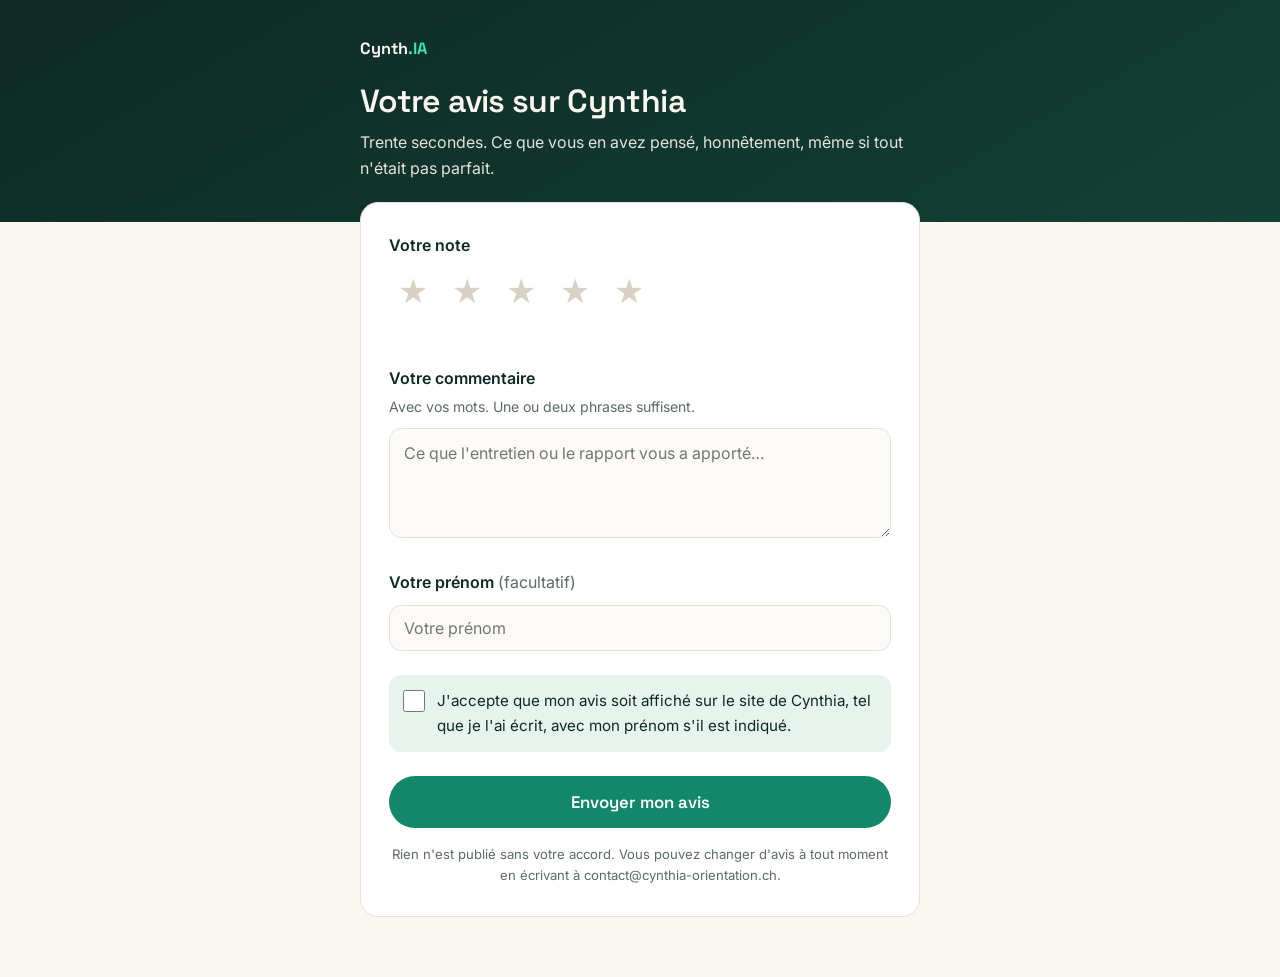
<file: avis.html>
<!DOCTYPE html>
<html lang="fr">
<head>
<meta charset="utf-8">
<meta name="viewport" content="width=device-width,initial-scale=1">
<meta name="robots" content="noindex,nofollow">
<title>Votre avis sur Cynth.IA</title>
<link rel="icon" href="data:image/svg+xml,%3Csvg xmlns='http://www.w3.org/2000/svg' viewBox='0 0 64 64'%3E%3Ccircle cx='32' cy='32' r='32' fill='%230E2A24'/%3E%3Cpath d='M32 10 Q33.8 30 54 32 Q33.8 34 32 54 Q30.2 34 10 32 Q30.2 30 32 10 Z' fill='%23FAF6F0'/%3E%3Cpath d='M32 10 Q33.8 30 54 32 Q33.8 30 32 10 Z' fill='%233EE0AE'/%3E%3C/svg%3E">
<link rel="preconnect" href="https://fonts.googleapis.com">
<link rel="preconnect" href="https://fonts.gstatic.com" crossorigin>
<link href="https://fonts.googleapis.com/css2?family=Space+Grotesk:wght@500;600;700&family=Inter:wght@400;500;600&display=swap" rel="stylesheet">
<style>
:root{
  --cream:#FAF6F0; --ink:#0E2A24; --muted:#5C6B64;
  --emerald:#1FB488; --emerald-d:#12876A; --emerald-soft:#E7F4EE;
  --coral:#FF6F5E; --coral-soft:#FFE9E4; --gold:#E9B44C; --line:#E8E1D6;
}
*{margin:0;padding:0;box-sizing:border-box}
html{-webkit-text-size-adjust:100%}
body{
  background:var(--cream);color:var(--ink);
  font-family:'Inter',-apple-system,BlinkMacSystemFont,sans-serif;
  line-height:1.6;-webkit-font-smoothing:antialiased;padding:0 0 60px;
}
.top{background:linear-gradient(150deg,#0E2A24,#134034);color:var(--cream);padding:36px 20px 40px}
.top .in,.carte{max-width:560px;margin:0 auto}
.brand{font-family:'Space Grotesk';font-weight:700;font-size:1.02rem;margin-bottom:20px;display:inline-block;color:var(--cream);text-decoration:none}
.brand .ia{color:#3EE0AE}
.top h1{font-family:'Space Grotesk';font-weight:600;font-size:clamp(1.5rem,6vw,2rem);line-height:1.2;letter-spacing:-.02em;margin-bottom:10px}
.top p{font-size:1rem;opacity:.9}
.carte{background:#fff;border:1px solid var(--line);border-radius:18px;padding:24px 20px;margin:-20px 16px 0;position:relative}
@media(min-width:600px){.carte{margin:-20px auto 0;padding:30px 28px}}
.bloc{margin-bottom:24px}
.lab{display:block;font-weight:600;font-size:1rem;margin-bottom:10px}
.sub{font-size:.88rem;color:var(--muted);margin:-6px 0 10px}
.etoiles{display:flex;gap:6px}
.etoiles button{
  width:48px;height:48px;border:0;background:none;cursor:pointer;padding:4px;border-radius:10px;
  color:#D9D1C4;font-size:2.1rem;line-height:1;transition:color .15s,transform .15s;
}
.etoiles button.on{color:var(--gold)}
.etoiles button:focus-visible{outline:2px solid var(--emerald);outline-offset:2px}
.etoiles button:active{transform:scale(.92)}
.note-txt{font-size:.88rem;color:var(--muted);margin-top:6px;min-height:1.4em}
textarea,input[type=text]{
  width:100%;font-family:inherit;font-size:16px;color:var(--ink);
  background:#FCFAF7;border:1.5px solid var(--line);border-radius:12px;padding:12px 14px;
}
textarea{min-height:110px;line-height:1.5;resize:vertical}
textarea:focus,input:focus{outline:none;border-color:var(--emerald);background:#fff}
.accord{display:flex;gap:12px;align-items:flex-start;font-size:.95rem;cursor:pointer;
  background:var(--emerald-soft);border-radius:12px;padding:14px}
.accord input{width:22px;height:22px;flex:0 0 22px;margin-top:1px;accent-color:var(--emerald-d)}
#envoyer{
  width:100%;border:0;border-radius:100px;background:var(--emerald-d);color:#fff;
  font-family:'Space Grotesk';font-weight:600;font-size:1.05rem;padding:15px;cursor:pointer;
}
#envoyer:disabled{opacity:.6;cursor:default}
#erreur{background:var(--coral-soft);color:#8A2B1F;border-radius:12px;padding:12px 14px;font-size:.92rem;margin-bottom:14px}
#erreur a{color:inherit}
.pied{font-size:.82rem;color:var(--muted);margin-top:16px;text-align:center}
#merci{text-align:center;padding:10px 0}
#merci .ic{width:56px;height:56px;border-radius:50%;background:var(--emerald-soft);color:var(--emerald-d);
  font-size:1.6rem;line-height:56px;margin:0 auto 14px}
#merci h2{font-family:'Space Grotesk';font-weight:600;font-size:1.4rem;margin-bottom:8px}
#merci a{color:var(--emerald-d);font-weight:600}
[hidden]{display:none!important}
</style>
</head>
<body>

<header class="top"><div class="in">
  <a class="brand" href="https://cynthia-orientation.ch/">Cynth<span class="ia">.IA</span></a>
  <h1>Votre avis sur Cynthia</h1>
  <p>Trente secondes. Ce que vous en avez pensé, honnêtement, même si tout n'était pas parfait.</p>
</div></header>

<main class="carte">
  <div id="form">
    <div class="bloc">
      <span class="lab" id="lab-note">Votre note</span>
      <div class="etoiles" role="radiogroup" aria-labelledby="lab-note">
        <button type="button" role="radio" aria-checked="false" data-note="1" aria-label="1 sur 5">★</button>
        <button type="button" role="radio" aria-checked="false" data-note="2" aria-label="2 sur 5">★</button>
        <button type="button" role="radio" aria-checked="false" data-note="3" aria-label="3 sur 5">★</button>
        <button type="button" role="radio" aria-checked="false" data-note="4" aria-label="4 sur 5">★</button>
        <button type="button" role="radio" aria-checked="false" data-note="5" aria-label="5 sur 5">★</button>
      </div>
      <div class="note-txt" id="note-txt"></div>
    </div>

    <div class="bloc">
      <label class="lab" for="commentaire">Votre commentaire</label>
      <div class="sub">Avec vos mots. Une ou deux phrases suffisent.</div>
      <textarea id="commentaire" maxlength="1500" placeholder="Ce que l'entretien ou le rapport vous a apporté…"></textarea>
    </div>

    <div class="bloc">
      <label class="lab" for="prenom">Votre prénom <span style="font-weight:400;color:var(--muted)">(facultatif)</span></label>
      <input type="text" id="prenom" maxlength="60" autocomplete="given-name" placeholder="Votre prénom">
    </div>

    <div class="bloc">
      <label class="accord"><input type="checkbox" id="accord">
        <span>J'accepte que mon avis soit affiché sur le site de Cynthia, tel que je l'ai écrit, avec mon prénom s'il est indiqué.</span>
      </label>
    </div>

    <div id="erreur" role="alert" hidden></div>
    <button type="button" id="envoyer">Envoyer mon avis</button>
    <p class="pied">Rien n'est publié sans votre accord. Vous pouvez changer d'avis à tout moment en écrivant à contact@cynthia-orientation.ch.</p>
  </div>

  <div id="merci" hidden>
    <div class="ic">✓</div>
    <h2>Merci, c'est reçu.</h2>
    <p>Votre avis compte vraiment pour faire connaître Cynthia.</p>
    <p style="margin-top:14px"><a href="https://cynthia-orientation.ch/">Retour au site</a></p>
  </div>
</main>

<script>
(function(){
  'use strict';
  var WORKER = 'https://cynth-ia-proxy.fazprod12.workers.dev';
  var MOTS = ['', 'Pas satisfait', 'Peu satisfait', 'Correct', 'Bien', 'Excellent'];
  var note = 0;
  var etoiles = document.querySelectorAll('[data-note]');
  var erreur = document.getElementById('erreur');
  var bouton = document.getElementById('envoyer');

  function montrer(n){
    etoiles.forEach(function(b){
      var v = Number(b.getAttribute('data-note'));
      b.classList.toggle('on', v <= n);
      b.setAttribute('aria-checked', v === note ? 'true' : 'false');
    });
    document.getElementById('note-txt').textContent = note ? MOTS[note] : '';
  }
  etoiles.forEach(function(b){
    b.addEventListener('click', function(){
      note = Number(b.getAttribute('data-note'));
      erreur.hidden = true;
      montrer(note);
    });
  });

  function dire(html){ erreur.innerHTML = html; erreur.hidden = false; }

  bouton.addEventListener('click', function(){
    if (!note) { dire('Choisissez une note de 1 à 5 étoiles.'); return; }
    var commentaire = document.getElementById('commentaire').value.trim();
    var prenom = document.getElementById('prenom').value.trim();
    var accord = document.getElementById('accord').checked;
    var reponses = { source: 'page_avis', note_avis: note, citation_accord: accord ? 'Oui, avec mon prénom' : 'Non' };
    if (commentaire) reponses.citation_texte = commentaire;
    if (prenom) reponses.prenom = prenom;

    bouton.disabled = true;
    bouton.textContent = 'Envoi en cours…';
    erreur.hidden = true;

    fetch(WORKER + '/retour', {
      method: 'POST',
      headers: { 'Content-Type': 'application/json' },
      body: JSON.stringify({ reponses: reponses, meta: { ecran: 'avis', langue: navigator.language || '' } })
    }).then(function(r){
      if (!r.ok) throw new Error('statut ' + r.status);
      document.getElementById('form').hidden = true;
      document.getElementById('merci').hidden = false;
      window.scrollTo(0, 0);
    }).catch(function(){
      bouton.disabled = false;
      bouton.textContent = 'Réessayer';
      var corps = 'Note : ' + note + '/5\n\n' + commentaire + (prenom ? '\n\n' + prenom : '') +
        '\n\nAccord pour être affiché : ' + (accord ? 'oui' : 'non');
      dire('L\'envoi n\'a pas marché. Réessayez dans un instant, ou <a href="mailto:contact@cynthia-orientation.ch?subject=' +
        encodeURIComponent('Mon avis sur Cynthia') + '&body=' + encodeURIComponent(corps) + '">envoyez-le par e-mail</a>.');
    });
  });
})();
</script>
</body>
</html>
</file>
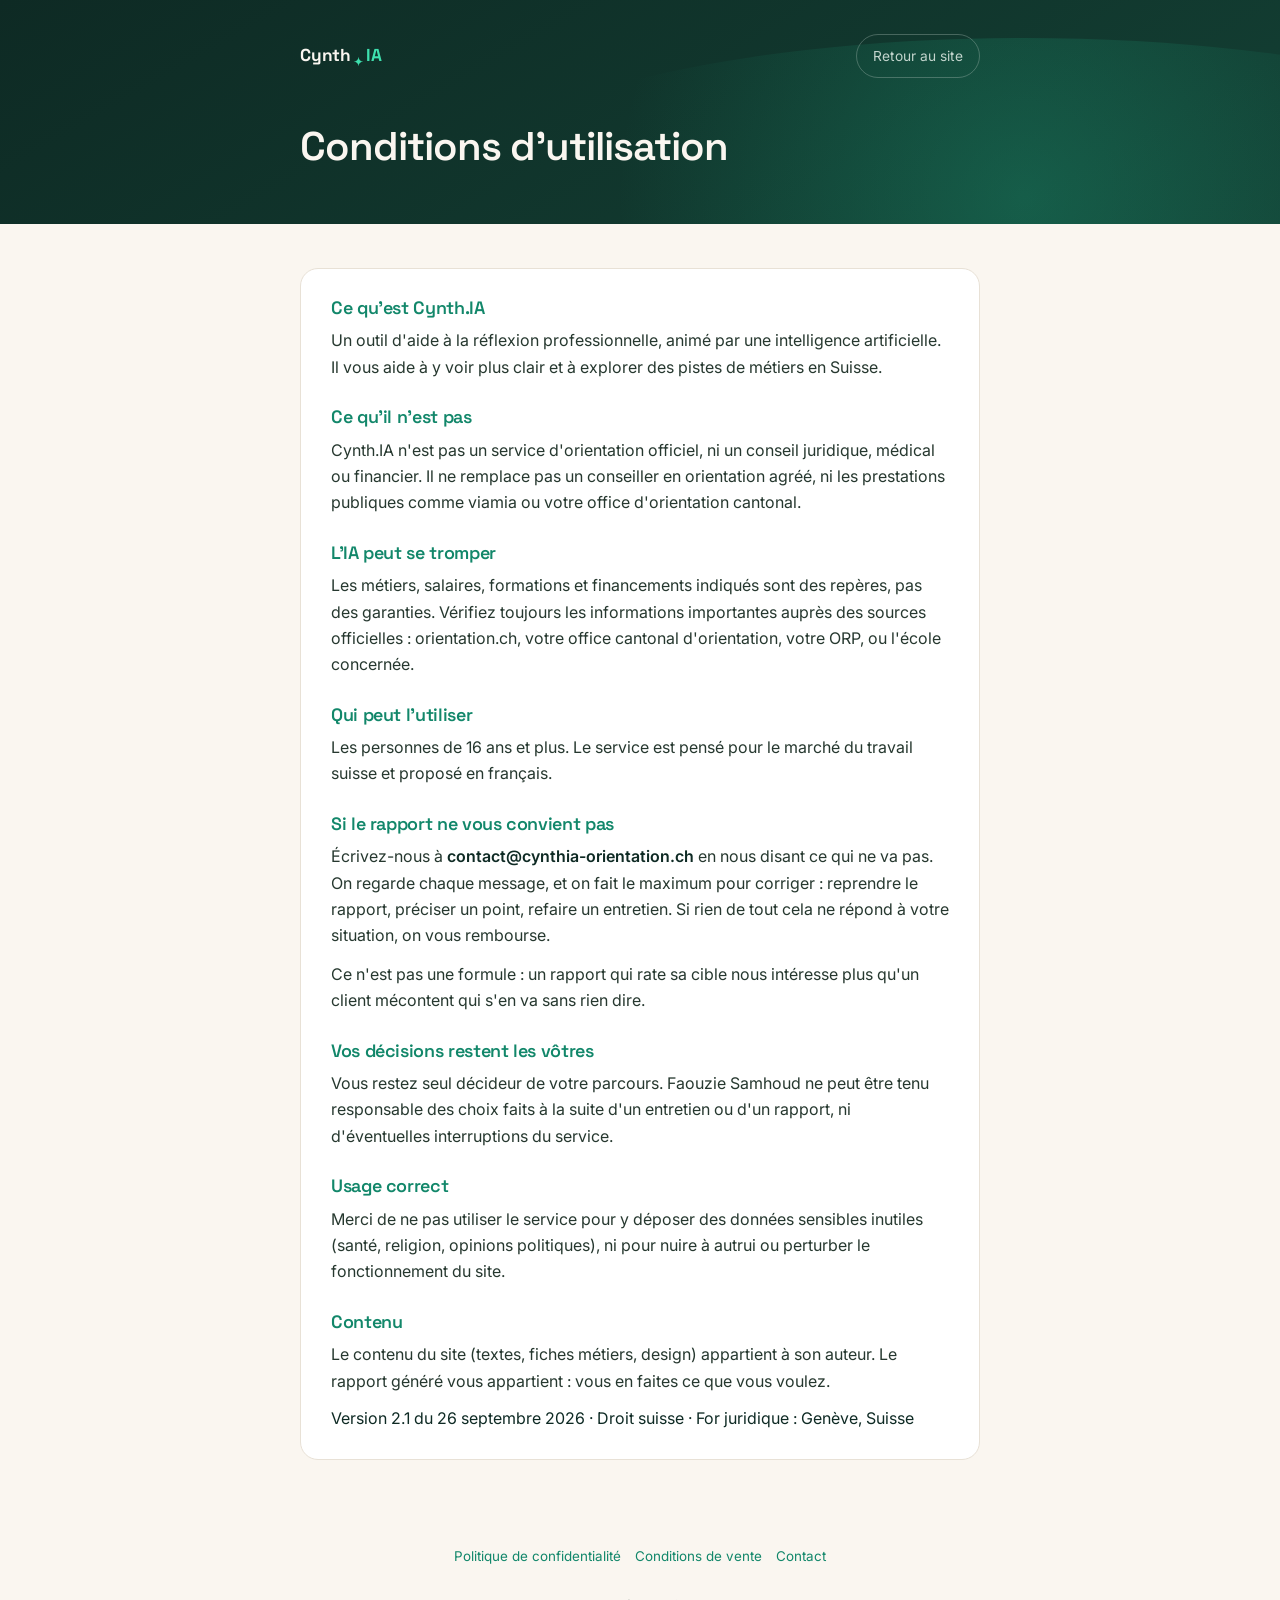
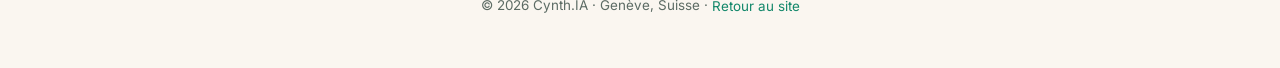
<file: cgu.html>
<!DOCTYPE html>
<html lang="fr">
<head>
<meta charset="utf-8">
<meta name="viewport" content="width=device-width,initial-scale=1">
<title>Conditions d'utilisation · Cynth.IA</title>
<meta name="description" content="Les conditions d'utilisation de Cynth.IA, l'entretien d'orientation professionnelle avec une intelligence artificielle, pour la Suisse romande.">
<link rel="canonical" href="https://cynthia-orientation.ch/cgu.html">
<meta property="og:title" content="Conditions d'utilisation · Cynth.IA">
<meta property="og:description" content="Les conditions d'utilisation de Cynth.IA, l'entretien d'orientation professionnelle avec une intelligence artificielle, pour la Suisse romande.">
<meta property="og:type" content="website">
<meta property="og:url" content="https://cynthia-orientation.ch/cgu.html">
<meta property="og:image" content="https://cynthia-orientation.ch/og.png">
<meta property="og:image:width" content="1200">
<meta property="og:image:height" content="630">
<meta property="og:locale" content="fr_CH">
<meta name="twitter:card" content="summary_large_image">
<meta name="twitter:image" content="https://cynthia-orientation.ch/og.png">
<link rel="icon" href="data:image/svg+xml,%3Csvg xmlns='http://www.w3.org/2000/svg' viewBox='0 0 64 64'%3E%3Ccircle cx='32' cy='32' r='32' fill='%230E2A24'/%3E%3Cpath d='M32 10 Q33.8 30 54 32 Q33.8 34 32 54 Q30.2 34 10 32 Q30.2 30 32 10 Z' fill='%23FAF6F0'/%3E%3Cpath d='M32 10 Q33.8 30 54 32 Q33.8 30 32 10 Z' fill='%233EE0AE'/%3E%3C/svg%3E">
<link rel="preconnect" href="https://fonts.googleapis.com">
<link rel="preconnect" href="https://fonts.gstatic.com" crossorigin>
<link href="https://fonts.googleapis.com/css2?family=Space+Grotesk:wght@500;600;700&family=Inter:wght@400;500;600&display=fallback" rel="stylesheet">
<link rel="stylesheet" href="pages.css">
</head>
<body>

<header class="top">
  <div class="wrap">
    <div class="brandrow">
      <a class="brand" href="./" aria-label="Cynth.IA, accueil">Cynth<span class="star"></span><span class="ia">IA</span></a>
      <a class="backlink" href="./">Retour au site</a>
    </div>
    <h1>Conditions d'utilisation</h1>
  </div>
</header>

<main class="wrap">
  <section class="carte legal">
  <h2>Ce qu'est Cynth.IA</h2>
      <p>Un outil d'aide à la réflexion professionnelle, animé par une intelligence artificielle. Il vous aide à y voir plus clair et à explorer des pistes de métiers en Suisse.</p>

      <h2>Ce qu'il n'est pas</h2>
      <p>Cynth.IA n'est pas un service d'orientation officiel, ni un conseil juridique, médical ou financier. Il ne remplace pas un conseiller en orientation agréé, ni les prestations publiques comme viamia ou votre office d'orientation cantonal.</p>

      <h2>L'IA peut se tromper</h2>
      <p>Les métiers, salaires, formations et financements indiqués sont des repères, pas des garanties. Vérifiez toujours les informations importantes auprès des sources officielles : orientation.ch, votre office cantonal d'orientation, votre ORP, ou l'école concernée.</p>

      <h2>Qui peut l'utiliser</h2>
      <p>Les personnes de 16 ans et plus. Le service est pensé pour le marché du travail suisse et proposé en français.</p>

      <h2>Si le rapport ne vous convient pas</h2>
      <p>Écrivez-nous à <strong>contact@cynthia-orientation.ch</strong> en nous disant ce qui ne va pas. On regarde chaque message, et on fait le maximum pour corriger : reprendre le rapport, préciser un point, refaire un entretien. Si rien de tout cela ne répond à votre situation, on vous rembourse.</p>
      <p>Ce n'est pas une formule : un rapport qui rate sa cible nous intéresse plus qu'un client mécontent qui s'en va sans rien dire.</p>

      <h2>Vos décisions restent les vôtres</h2>
      <p>Vous restez seul décideur de votre parcours. Faouzie Samhoud ne peut être tenu responsable des choix faits à la suite d'un entretien ou d'un rapport, ni d'éventuelles interruptions du service.</p>

      <h2>Usage correct</h2>
      <p>Merci de ne pas utiliser le service pour y déposer des données sensibles inutiles (santé, religion, opinions politiques), ni pour nuire à autrui ou perturber le fonctionnement du site.</p>

      <h2>Contenu</h2>
      <p>Le contenu du site (textes, fiches métiers, design) appartient à son auteur. Le rapport généré vous appartient : vous en faites ce que vous voulez.</p>

      <div class="legal-date">Version 2.1 du 26 septembre 2026 · Droit suisse · For juridique : Genève, Suisse</div>
  </section>
</main>

<div class="foot">
  <div class="liens">
    <a href="confidentialite.html">Politique de confidentialité</a>
    <a href="cgv.html">Conditions de vente</a>
    <a href="contact.html">Contact</a>
  </div>
  © 2026 Cynth.IA · Genève, Suisse ·
  <a href="./">Retour au site</a>
</div>

</body>
</html>
</file>
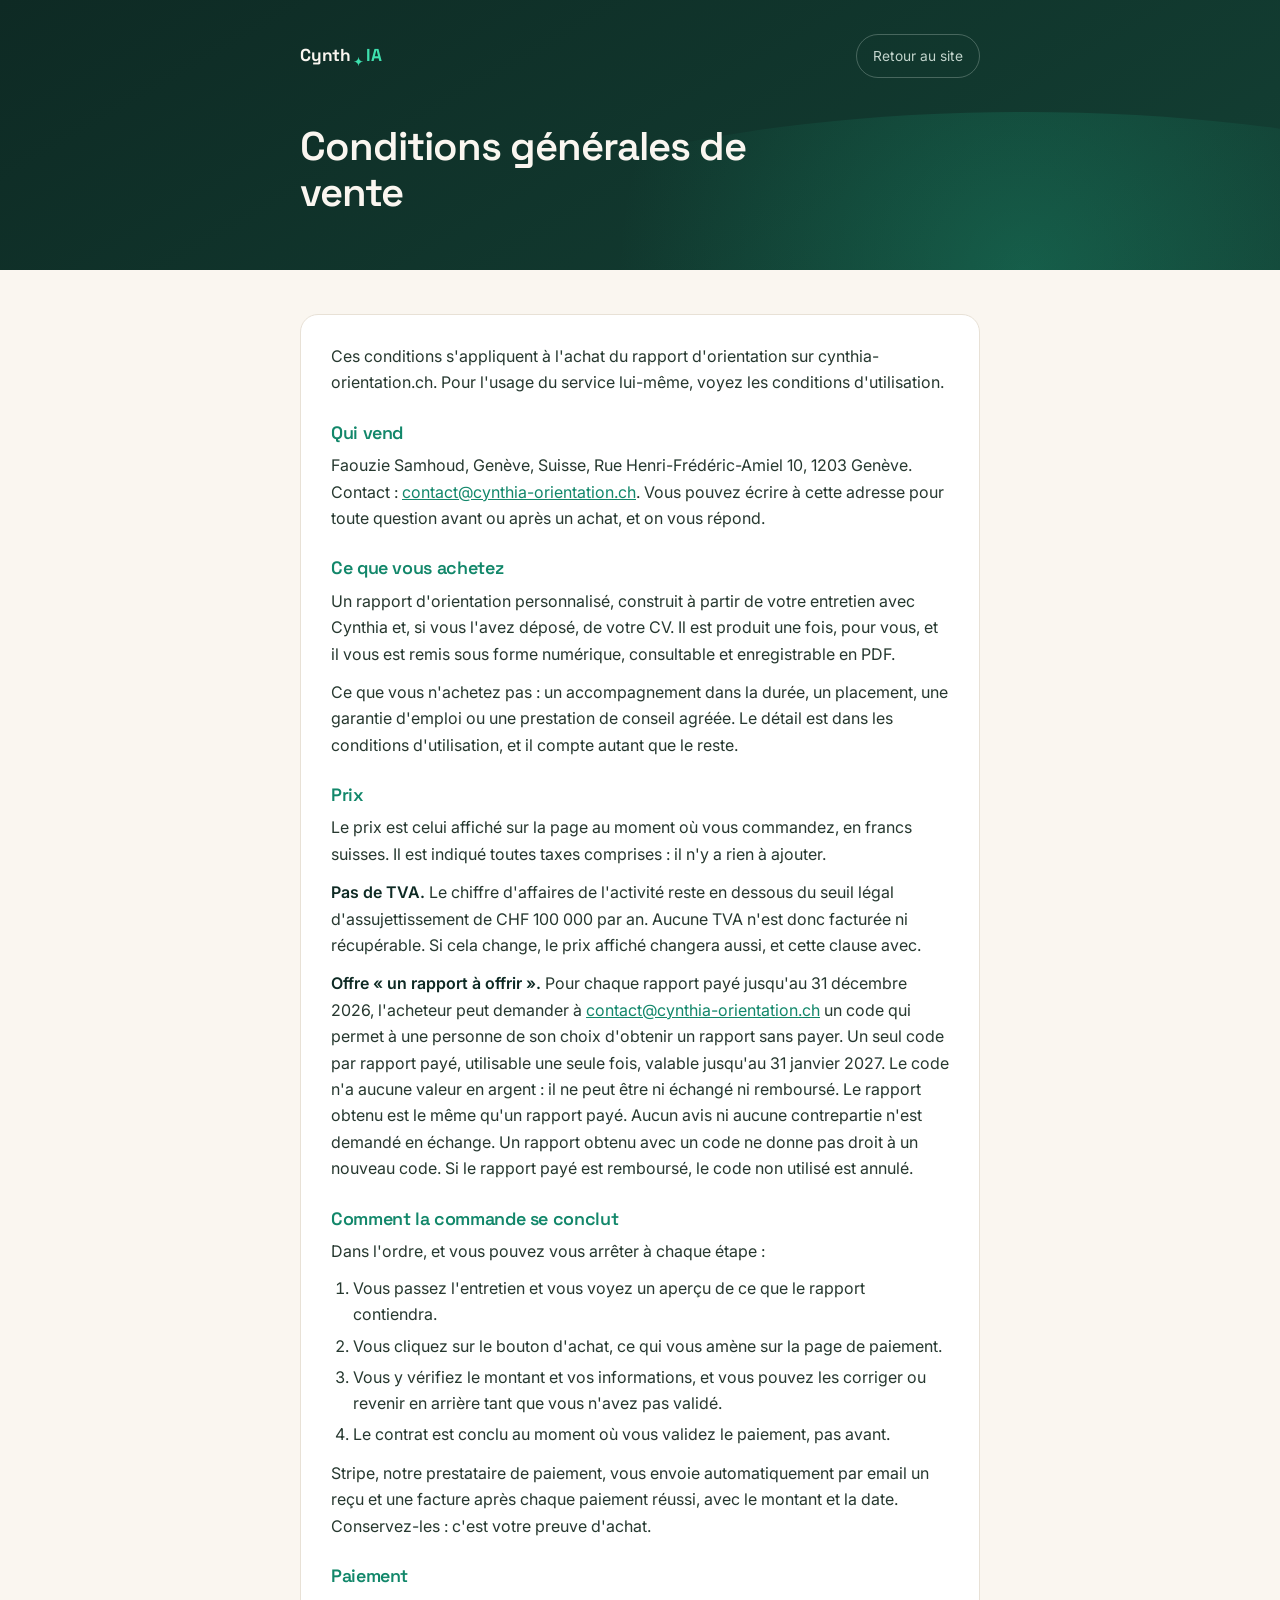
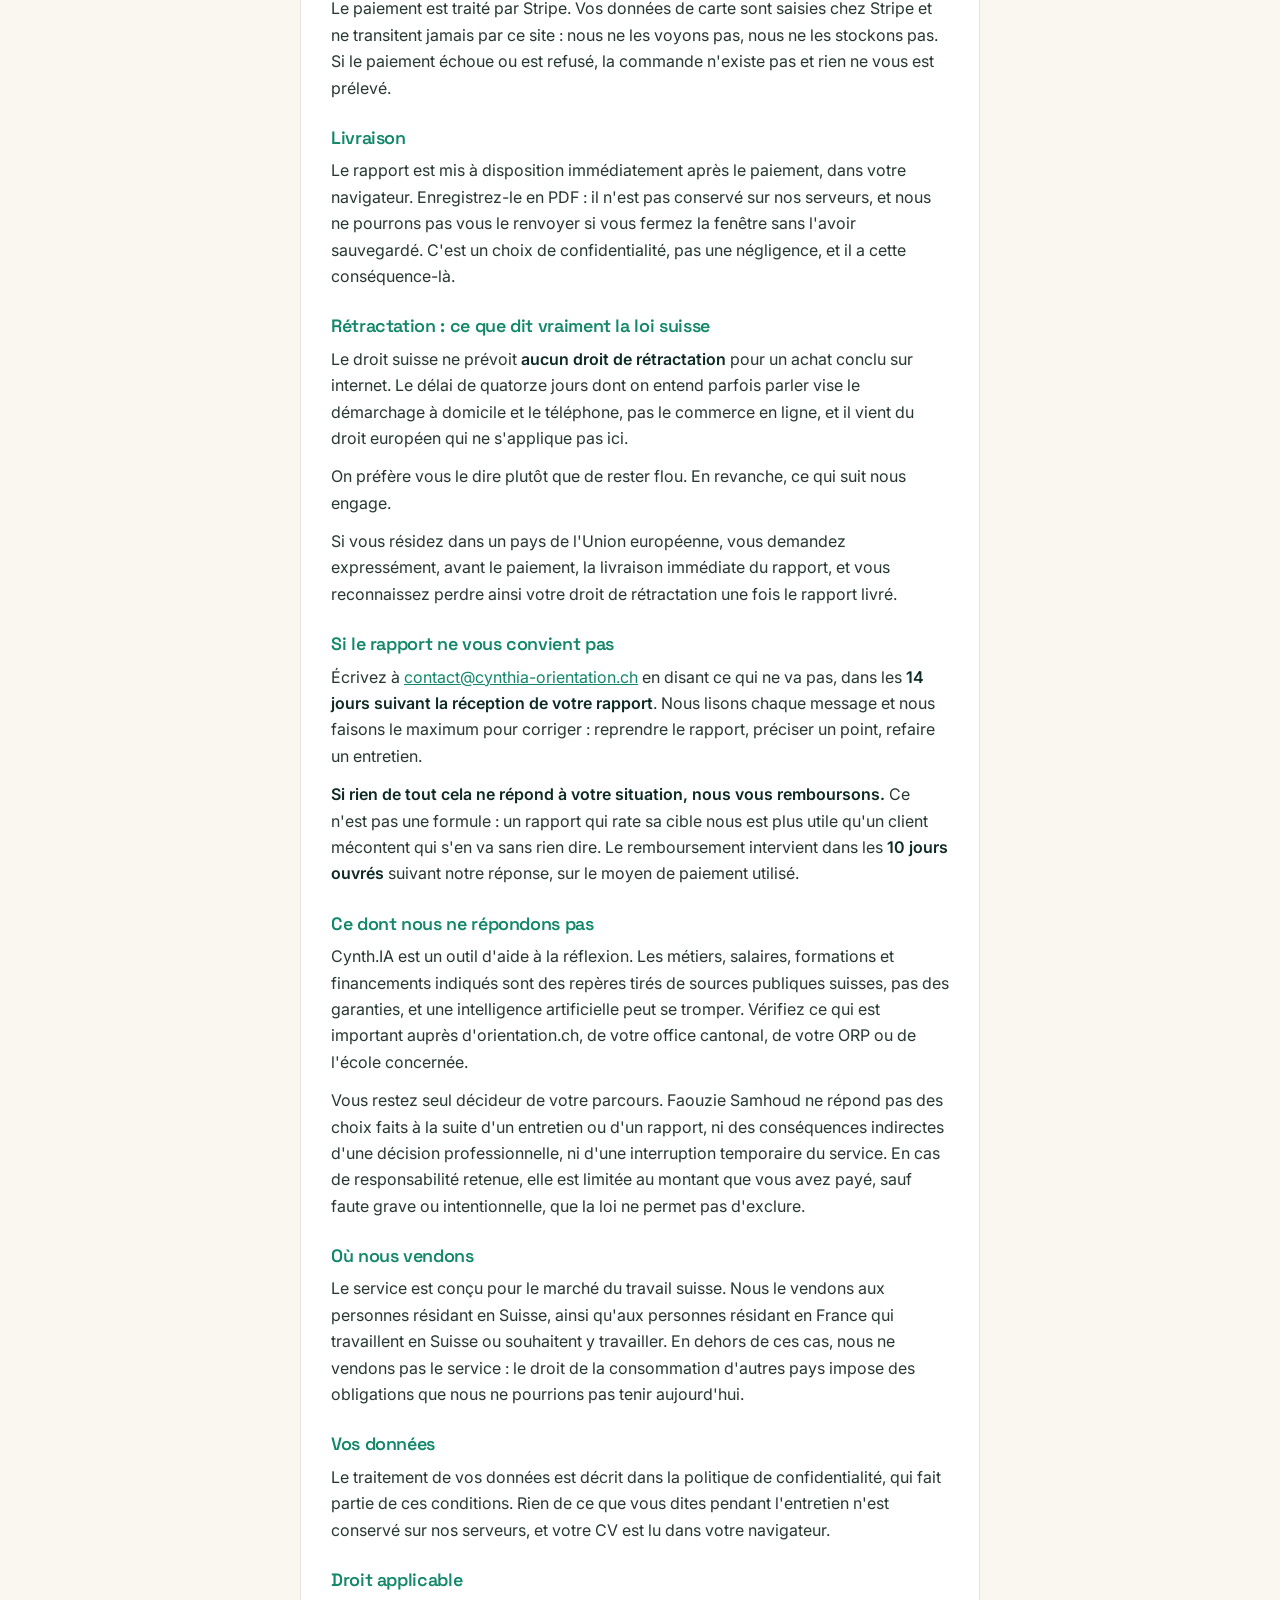
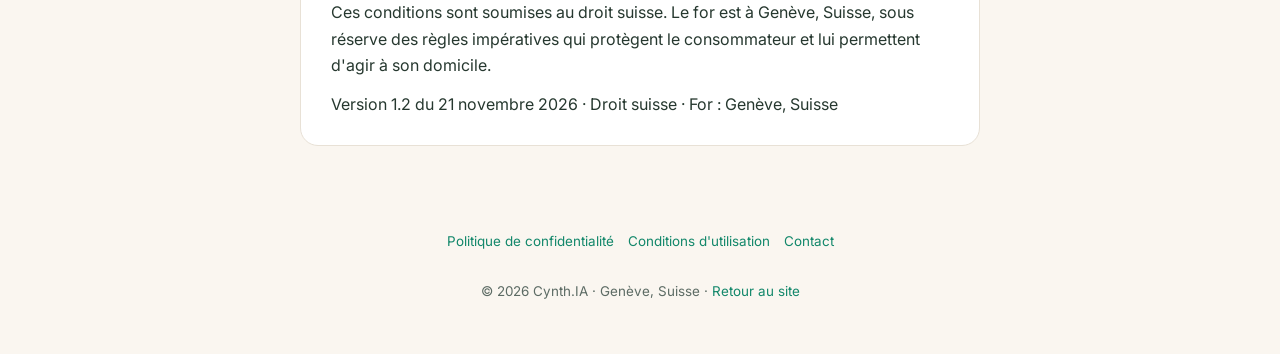
<file: cgv.html>
<!DOCTYPE html>
<html lang="fr">
<head>
<meta charset="utf-8">
<meta name="viewport" content="width=device-width,initial-scale=1">
<title>Conditions générales de vente · Cynth.IA</title>
<meta name="description" content="Les conditions de vente du rapport Cynth.IA : prix, paiement, accès au rapport, remboursement et droit applicable.">
<link rel="canonical" href="https://cynthia-orientation.ch/cgv.html">
<meta property="og:title" content="Conditions générales de vente · Cynth.IA">
<meta property="og:description" content="Les conditions de vente du rapport Cynth.IA : prix, paiement, accès au rapport, remboursement et droit applicable.">
<meta property="og:type" content="website">
<meta property="og:url" content="https://cynthia-orientation.ch/cgv.html">
<meta property="og:image" content="https://cynthia-orientation.ch/og.png">
<meta property="og:image:width" content="1200">
<meta property="og:image:height" content="630">
<meta property="og:locale" content="fr_CH">
<meta name="twitter:card" content="summary_large_image">
<meta name="twitter:image" content="https://cynthia-orientation.ch/og.png">
<link rel="icon" href="data:image/svg+xml,%3Csvg xmlns='http://www.w3.org/2000/svg' viewBox='0 0 64 64'%3E%3Ccircle cx='32' cy='32' r='32' fill='%230E2A24'/%3E%3Cpath d='M32 10 Q33.8 30 54 32 Q33.8 34 32 54 Q30.2 34 10 32 Q30.2 30 32 10 Z' fill='%23FAF6F0'/%3E%3Cpath d='M32 10 Q33.8 30 54 32 Q33.8 30 32 10 Z' fill='%233EE0AE'/%3E%3C/svg%3E">
<link rel="preconnect" href="https://fonts.googleapis.com">
<link rel="preconnect" href="https://fonts.gstatic.com" crossorigin>
<link href="https://fonts.googleapis.com/css2?family=Space+Grotesk:wght@500;600;700&family=Inter:wght@400;500;600&display=fallback" rel="stylesheet">
<link rel="stylesheet" href="pages.css">
</head>
<body>

<header class="top">
  <div class="wrap">
    <div class="brandrow">
      <a class="brand" href="./" aria-label="Cynth.IA, accueil">Cynth<span class="star"></span><span class="ia">IA</span></a>
      <a class="backlink" href="./">Retour au site</a>
    </div>
    <h1>Conditions générales de vente</h1>
  </div>
</header>

<main class="wrap">
  <section class="carte legal">
  <p>Ces conditions s'appliquent à l'achat du rapport d'orientation sur cynthia-orientation.ch. Pour l'usage du service lui-même, voyez les conditions d'utilisation.</p>

      <h2>Qui vend</h2>
      <p>Faouzie Samhoud, Genève, Suisse, Rue Henri-Frédéric-Amiel 10, 1203 Genève.<br>
      Contact : <a href="mailto:contact@cynthia-orientation.ch">contact@cynthia-orientation.ch</a>. Vous pouvez écrire à cette adresse pour toute question avant ou après un achat, et on vous répond.</p>

      <h2>Ce que vous achetez</h2>
      <p>Un rapport d'orientation personnalisé, construit à partir de votre entretien avec Cynthia et, si vous l'avez déposé, de votre CV. Il est produit une fois, pour vous, et il vous est remis sous forme numérique, consultable et enregistrable en PDF.</p>
      <p>Ce que vous n'achetez pas : un accompagnement dans la durée, un placement, une garantie d'emploi ou une prestation de conseil agréée. Le détail est dans les conditions d'utilisation, et il compte autant que le reste.</p>

      <h2>Prix</h2>
      <p>Le prix est celui affiché sur la page au moment où vous commandez, en francs suisses. Il est indiqué toutes taxes comprises : il n'y a rien à ajouter.</p>
      <p><strong>Pas de TVA.</strong> Le chiffre d'affaires de l'activité reste en dessous du seuil légal d'assujettissement de CHF 100 000 par an. Aucune TVA n'est donc facturée ni récupérable. Si cela change, le prix affiché changera aussi, et cette clause avec.</p>
      <p><strong>Offre « un rapport à offrir ».</strong> Pour chaque rapport payé jusqu'au 31 décembre 2026, l'acheteur peut demander à <a href="mailto:contact@cynthia-orientation.ch">contact@cynthia-orientation.ch</a> un code qui permet à une personne de son choix d'obtenir un rapport sans payer. Un seul code par rapport payé, utilisable une seule fois, valable jusqu'au 31 janvier 2027. Le code n'a aucune valeur en argent : il ne peut être ni échangé ni remboursé. Le rapport obtenu est le même qu'un rapport payé. Aucun avis ni aucune contrepartie n'est demandé en échange. Un rapport obtenu avec un code ne donne pas droit à un nouveau code. Si le rapport payé est remboursé, le code non utilisé est annulé.</p>

      <h2>Comment la commande se conclut</h2>
      <p>Dans l'ordre, et vous pouvez vous arrêter à chaque étape :</p>
      <ol>
        <li>Vous passez l'entretien et vous voyez un aperçu de ce que le rapport contiendra.</li>
        <li>Vous cliquez sur le bouton d'achat, ce qui vous amène sur la page de paiement.</li>
        <li>Vous y vérifiez le montant et vos informations, et vous pouvez les corriger ou revenir en arrière tant que vous n'avez pas validé.</li>
        <li>Le contrat est conclu au moment où vous validez le paiement, pas avant.</li>
      </ol>
      <p>Stripe, notre prestataire de paiement, vous envoie automatiquement par email un reçu et une facture après chaque paiement réussi, avec le montant et la date. Conservez-les : c'est votre preuve d'achat.</p>

      <h2>Paiement</h2>
      <p>Le paiement est traité par Stripe. Vos données de carte sont saisies chez Stripe et ne transitent jamais par ce site : nous ne les voyons pas, nous ne les stockons pas. Si le paiement échoue ou est refusé, la commande n'existe pas et rien ne vous est prélevé.</p>

      <h2>Livraison</h2>
      <p>Le rapport est mis à disposition immédiatement après le paiement, dans votre navigateur. Enregistrez-le en PDF : il n'est pas conservé sur nos serveurs, et nous ne pourrons pas vous le renvoyer si vous fermez la fenêtre sans l'avoir sauvegardé. C'est un choix de confidentialité, pas une négligence, et il a cette conséquence-là.</p>

      <h2>Rétractation : ce que dit vraiment la loi suisse</h2>
      <p>Le droit suisse ne prévoit <strong>aucun droit de rétractation</strong> pour un achat conclu sur internet. Le délai de quatorze jours dont on entend parfois parler vise le démarchage à domicile et le téléphone, pas le commerce en ligne, et il vient du droit européen qui ne s'applique pas ici.</p>
      <p>On préfère vous le dire plutôt que de rester flou. En revanche, ce qui suit nous engage.</p>
      
      <p>Si vous résidez dans un pays de l'Union européenne, vous demandez expressément, avant le paiement, la livraison immédiate du rapport, et vous reconnaissez perdre ainsi votre droit de rétractation une fois le rapport livré.</p>

      <h2>Si le rapport ne vous convient pas</h2>
      <p>Écrivez à <a href="mailto:contact@cynthia-orientation.ch">contact@cynthia-orientation.ch</a> en disant ce qui ne va pas, dans les <strong>14 jours suivant la réception de votre rapport</strong>. Nous lisons chaque message et nous faisons le maximum pour corriger : reprendre le rapport, préciser un point, refaire un entretien.</p>
      <p><strong>Si rien de tout cela ne répond à votre situation, nous vous remboursons.</strong> Ce n'est pas une formule : un rapport qui rate sa cible nous est plus utile qu'un client mécontent qui s'en va sans rien dire. Le remboursement intervient dans les <strong>10 jours ouvrés</strong> suivant notre réponse, sur le moyen de paiement utilisé.</p>

      <h2>Ce dont nous ne répondons pas</h2>
      <p>Cynth.IA est un outil d'aide à la réflexion. Les métiers, salaires, formations et financements indiqués sont des repères tirés de sources publiques suisses, pas des garanties, et une intelligence artificielle peut se tromper. Vérifiez ce qui est important auprès d'orientation.ch, de votre office cantonal, de votre ORP ou de l'école concernée.</p>
      <p>Vous restez seul décideur de votre parcours. Faouzie Samhoud ne répond pas des choix faits à la suite d'un entretien ou d'un rapport, ni des conséquences indirectes d'une décision professionnelle, ni d'une interruption temporaire du service. En cas de responsabilité retenue, elle est limitée au montant que vous avez payé, sauf faute grave ou intentionnelle, que la loi ne permet pas d'exclure.</p>

      <h2>Où nous vendons</h2>
      
      <p>Le service est conçu pour le marché du travail suisse. Nous le vendons aux personnes résidant en Suisse, ainsi qu'aux personnes résidant en France qui travaillent en Suisse ou souhaitent y travailler. En dehors de ces cas, nous ne vendons pas le service : le droit de la consommation d'autres pays impose des obligations que nous ne pourrions pas tenir aujourd'hui.</p>

      <h2>Vos données</h2>
      <p>Le traitement de vos données est décrit dans la politique de confidentialité, qui fait partie de ces conditions. Rien de ce que vous dites pendant l'entretien n'est conservé sur nos serveurs, et votre CV est lu dans votre navigateur.</p>

      <h2>Droit applicable</h2>
      <p>Ces conditions sont soumises au droit suisse. Le for est à Genève, Suisse, sous réserve des règles impératives qui protègent le consommateur et lui permettent d'agir à son domicile.</p>

      <p>Version 1.2 du 21 novembre 2026 · Droit suisse · For : Genève, Suisse</p>
  </section>
</main>

<div class="foot">
  <div class="liens">
    <a href="confidentialite.html">Politique de confidentialité</a>
    <a href="cgu.html">Conditions d'utilisation</a>
    <a href="contact.html">Contact</a>
  </div>
  © 2026 Cynth.IA · Genève, Suisse ·
  <a href="./">Retour au site</a>
</div>

</body>
</html>
</file>
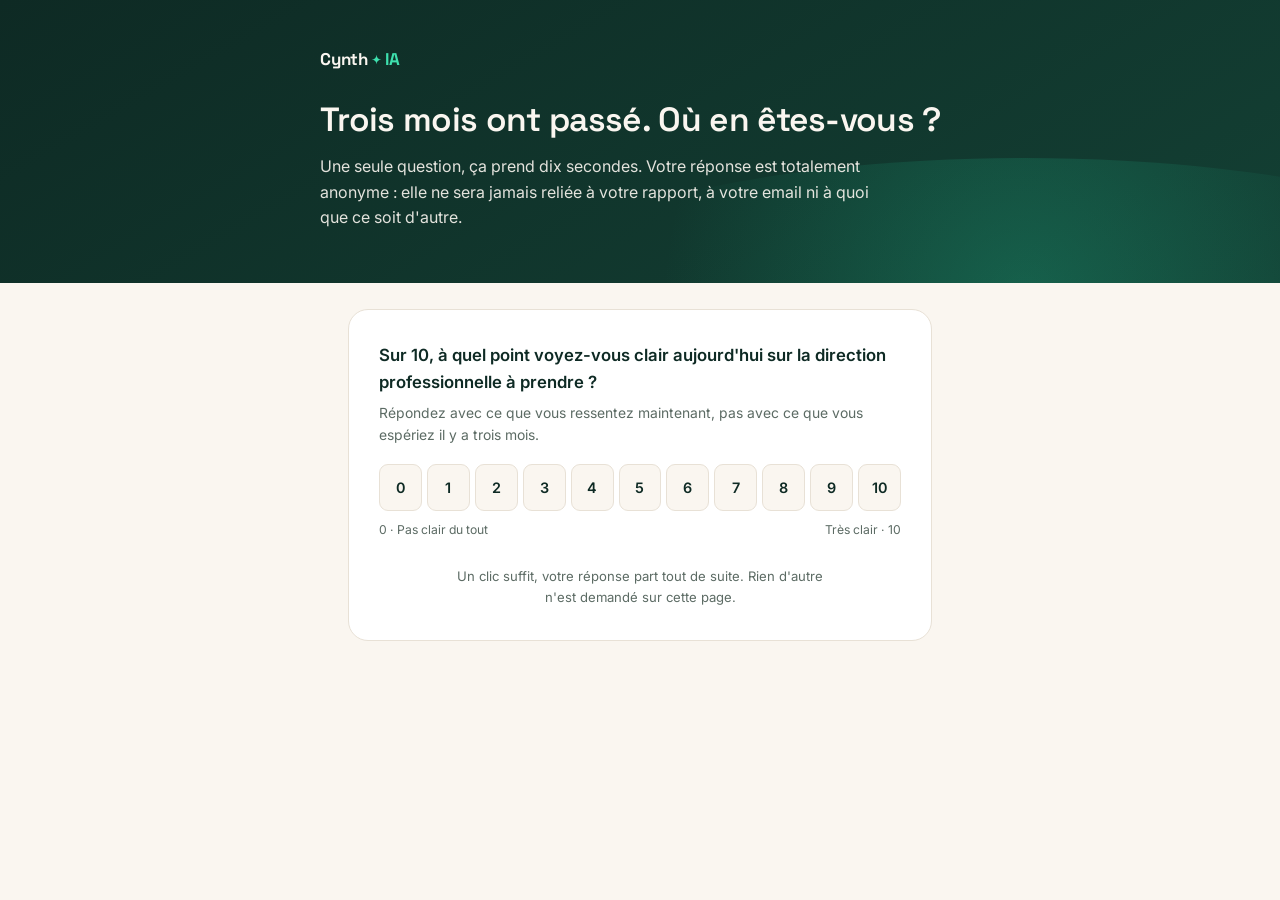
<file: clarte.html>
<!DOCTYPE html>
<html lang="fr">
<head>
<meta charset="utf-8">
<meta name="viewport" content="width=device-width,initial-scale=1">
<meta name="robots" content="noindex,nofollow">
<title>Trois mois après — Cynth.IA</title>
<link rel="icon" href="data:image/svg+xml,%3Csvg xmlns='http://www.w3.org/2000/svg' viewBox='0 0 64 64'%3E%3Ccircle cx='32' cy='32' r='32' fill='%230E2A24'/%3E%3Cpath d='M32 10 Q33.8 30 54 32 Q33.8 34 32 54 Q30.2 34 10 32 Q30.2 30 32 10 Z' fill='%23FAF6F0'/%3E%3Cpath d='M32 10 Q33.8 30 54 32 Q33.8 30 32 10 Z' fill='%233EE0AE'/%3E%3C/svg%3E">
<link rel="preconnect" href="https://fonts.googleapis.com">
<link rel="preconnect" href="https://fonts.gstatic.com" crossorigin>
<link href="https://fonts.googleapis.com/css2?family=Space+Grotesk:wght@500;600;700&family=Inter:wght@400;500;600&display=fallback" rel="stylesheet">
<style>
:root{
  --cream:#FAF6F0; --cream2:#F1E9DC;
  --ink:#0E2A24; --muted:#5C6B64;
  --emerald:#1FB488; --emerald-d:#12876A; --emerald-soft:#E7F4EE;
  --line:#E8E1D6;
}
*{margin:0;padding:0;box-sizing:border-box}
html{scroll-behavior:smooth}
body{
  background:var(--cream);color:var(--ink);
  font-family:'Inter',-apple-system,BlinkMacSystemFont,sans-serif;
  line-height:1.6;-webkit-font-smoothing:antialiased;
  padding:0 0 80px;
}

.top{
  background:linear-gradient(150deg,#0E2A24,#134034);
  color:var(--cream);padding:46px 28px 52px;position:relative;overflow:hidden;
}
.top::after{
  content:"";position:absolute;inset:auto -20% -55% 40%;
  height:280px;border-radius:50%;
  background:radial-gradient(circle,rgba(31,180,136,.30),transparent 68%);
}
.top .in{max-width:640px;margin:0 auto;position:relative;z-index:1}
.brand{
  font-family:'Space Grotesk';font-weight:700;font-size:1.06rem;
  display:flex;align-items:center;gap:2px;margin-bottom:26px;letter-spacing:-.01em;
}
.brand .star{
  width:11px;height:11px;margin:0 1px;display:inline-block;
  background:url("data:image/svg+xml,%3Csvg xmlns='http://www.w3.org/2000/svg' viewBox='0 0 64 64'%3E%3Cpath d='M32 4 Q34 30 60 32 Q34 34 32 60 Q30 34 4 32 Q30 30 32 4 Z' fill='%233EE0AE'/%3E%3C/svg%3E") center/contain no-repeat;
}
.brand .ia{color:#3EE0AE}
.top h1{
  font-family:'Space Grotesk';font-weight:600;
  font-size:clamp(1.5rem,4.4vw,2.1rem);line-height:1.22;
  letter-spacing:-.02em;margin-bottom:14px;
}
.top p{font-size:1rem;opacity:.9;max-width:56ch}

main{max-width:640px;margin:0 auto;padding:0 28px}
.sec{
  background:#fff;border:1px solid var(--line);border-radius:20px;
  padding:32px 30px;margin-top:26px;
}
.sec .lab{display:block;font-weight:600;font-size:1.05rem;margin-bottom:6px}
.sec .sub{font-size:.87rem;color:var(--muted);margin-bottom:18px}


.scale .row{display:flex;gap:5px;flex-wrap:wrap}
.scale button{
  font:inherit;cursor:pointer;flex:1;min-width:30px;
  padding:11px 0;font-weight:600;font-size:.9rem;
  background:var(--cream);border:1px solid var(--line);border-radius:9px;
  color:var(--ink);transition:transform .16s cubic-bezier(.34,1.3,.5,1),background .16s,border-color .16s,color .16s;
}
.scale button:hover{transform:translateY(-2px);border-color:var(--emerald)}
.scale button[aria-pressed="true"]{
  background:var(--emerald);border-color:var(--emerald);color:#fff;
}
.scale .ends{
  display:flex;justify-content:space-between;
  font-size:.76rem;color:var(--muted);margin-top:9px;
}

.end{margin-top:26px;text-align:center}
.end .note{font-size:.82rem;color:var(--muted);margin-top:14px;max-width:48ch;margin-inline:auto}

.merci{display:none;text-align:center;padding:0}
.merci.on{display:block}
.merci .ic{
  width:60px;height:60px;margin:0 auto 20px;border-radius:50%;
  background:var(--emerald-soft);color:var(--emerald-d);
  display:flex;align-items:center;justify-content:center;font-size:1.7rem;
}
.merci h2{font-family:'Space Grotesk';font-weight:600;font-size:1.3rem;margin-bottom:10px}
.merci p{color:var(--muted);max-width:44ch;margin:0 auto}

.err{
  display:none;margin-top:16px;background:#FFE9E4;
  border:1px solid #F5C4BC;border-radius:12px;padding:12px 16px;font-size:.87rem;
}
.err.on{display:block}

@media (max-width:560px){
  .sec{padding:24px 20px;border-radius:16px}
  main{padding:0 16px}
  .top{padding:34px 20px 42px}
  .scale button{min-width:0;padding:11px 0;font-size:.84rem}
}
@media (prefers-reduced-motion:reduce){
  *{transition:none!important;animation:none!important}
}
</style>
</head>
<body>

<header class="top">
  <div class="in">
    <div class="brand">Cynth<span class="star"></span><span class="ia">IA</span></div>
    <h1>Trois mois ont passé. Où en êtes-vous&nbsp;?</h1>
    <p>Une seule question, ça prend dix secondes. Votre réponse est totalement anonyme : elle ne sera jamais reliée à votre rapport, à votre email ni à quoi que ce soit d'autre.</p>
  </div>
</header>

<main>
  <div class="sec" id="bloc-question">
    <span class="lab">Sur 10, à quel point voyez-vous clair aujourd'hui sur la direction professionnelle à prendre&nbsp;?</span>
    <div class="sub">Répondez avec ce que vous ressentez maintenant, pas avec ce que vous espériez il y a trois mois.</div>
    <div class="scale">
      <div class="row" id="clarte-row">
        <button type="button" data-v="0">0</button>
        <button type="button" data-v="1">1</button>
        <button type="button" data-v="2">2</button>
        <button type="button" data-v="3">3</button>
        <button type="button" data-v="4">4</button>
        <button type="button" data-v="5">5</button>
        <button type="button" data-v="6">6</button>
        <button type="button" data-v="7">7</button>
        <button type="button" data-v="8">8</button>
        <button type="button" data-v="9">9</button>
        <button type="button" data-v="10">10</button>
      </div>
      <div class="ends"><span>0 · Pas clair du tout</span><span>Très clair · 10</span></div>
    </div>
    <div class="end">
      <p class="note">Un clic suffit, votre réponse part tout de suite. Rien d'autre n'est demandé sur cette page.</p>
      <div class="err" id="erreur">L'envoi n'a pas fonctionné. Réessayez dans un instant.</div>
    </div>
  </div>

  <div class="sec merci" id="merci">
    <div class="ic">✓</div>
    <h2>Merci.</h2>
    <p>C'est noté, anonymement. Ça nous aide à savoir si Cynthia sert vraiment à quelque chose, au-delà du jour où vous l'avez utilisée.</p>
  </div>
</main>

<script>
(function(){
  'use strict';

  var WORKER = 'https://cynth-ia-proxy.fazprod12.workers.dev';
  
  
  
  
  
  
  var CLE_LOCALE = 'cynthia_clarte_3mois_fait';

  var row    = document.getElementById('clarte-row');
  var blocQ  = document.getElementById('bloc-question');
  var merci  = document.getElementById('merci');
  var erreur = document.getElementById('erreur');

  function dejaRepondu(){
    try { return localStorage.getItem(CLE_LOCALE) === '1'; } catch (e) { return false; }
  }
  function marquerRepondu(){
    try { localStorage.setItem(CLE_LOCALE, '1'); } catch (e) {}
  }

  if (dejaRepondu()) {
    blocQ.style.display = 'none';
    merci.classList.add('on');
    return;
  }

  if (!row) return;

  row.addEventListener('click', async function (ev) {
    var b = ev.target.closest('button[data-v]');
    if (!b || b.disabled) return;

    row.querySelectorAll('button').forEach(function (x) { x.disabled = true; });
    b.setAttribute('aria-pressed', 'true');
    erreur.classList.remove('on');

    var valeur = Number(b.getAttribute('data-v'));

    try {
      var r = await fetch(WORKER + '/clarte', {
        method: 'POST',
        headers: { 'Content-Type': 'application/json' },
        
        
        body: JSON.stringify({ moment: '3mois', valeur: valeur })
      });
      if (!r.ok) throw new Error('statut ' + r.status);

      marquerRepondu();
      blocQ.style.display = 'none';
      merci.classList.add('on');
      window.scrollTo({ top: 0, behavior: 'smooth' });
    } catch (e) {
      row.querySelectorAll('button').forEach(function (x) { x.disabled = false; });
      b.removeAttribute('aria-pressed');
      erreur.classList.add('on');
    }
  });
})();
</script>
</body>
</html>
</file>
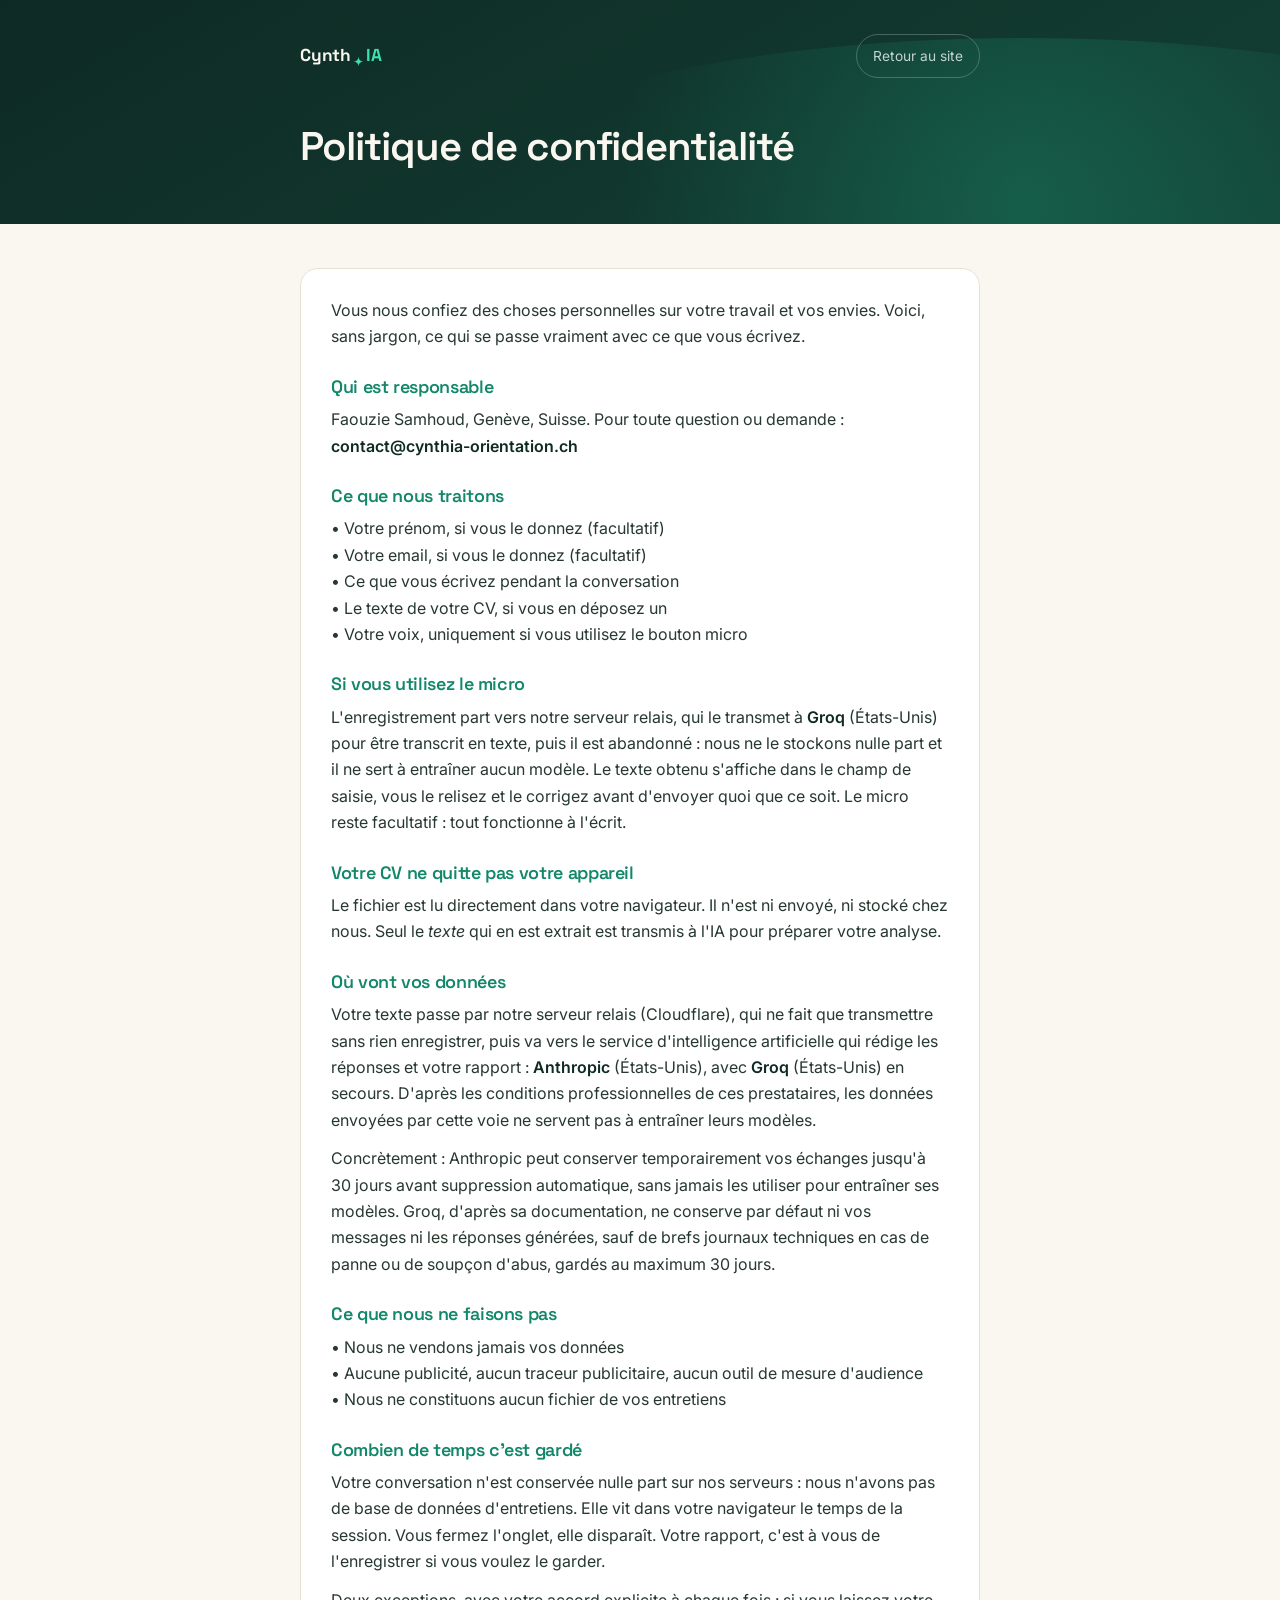
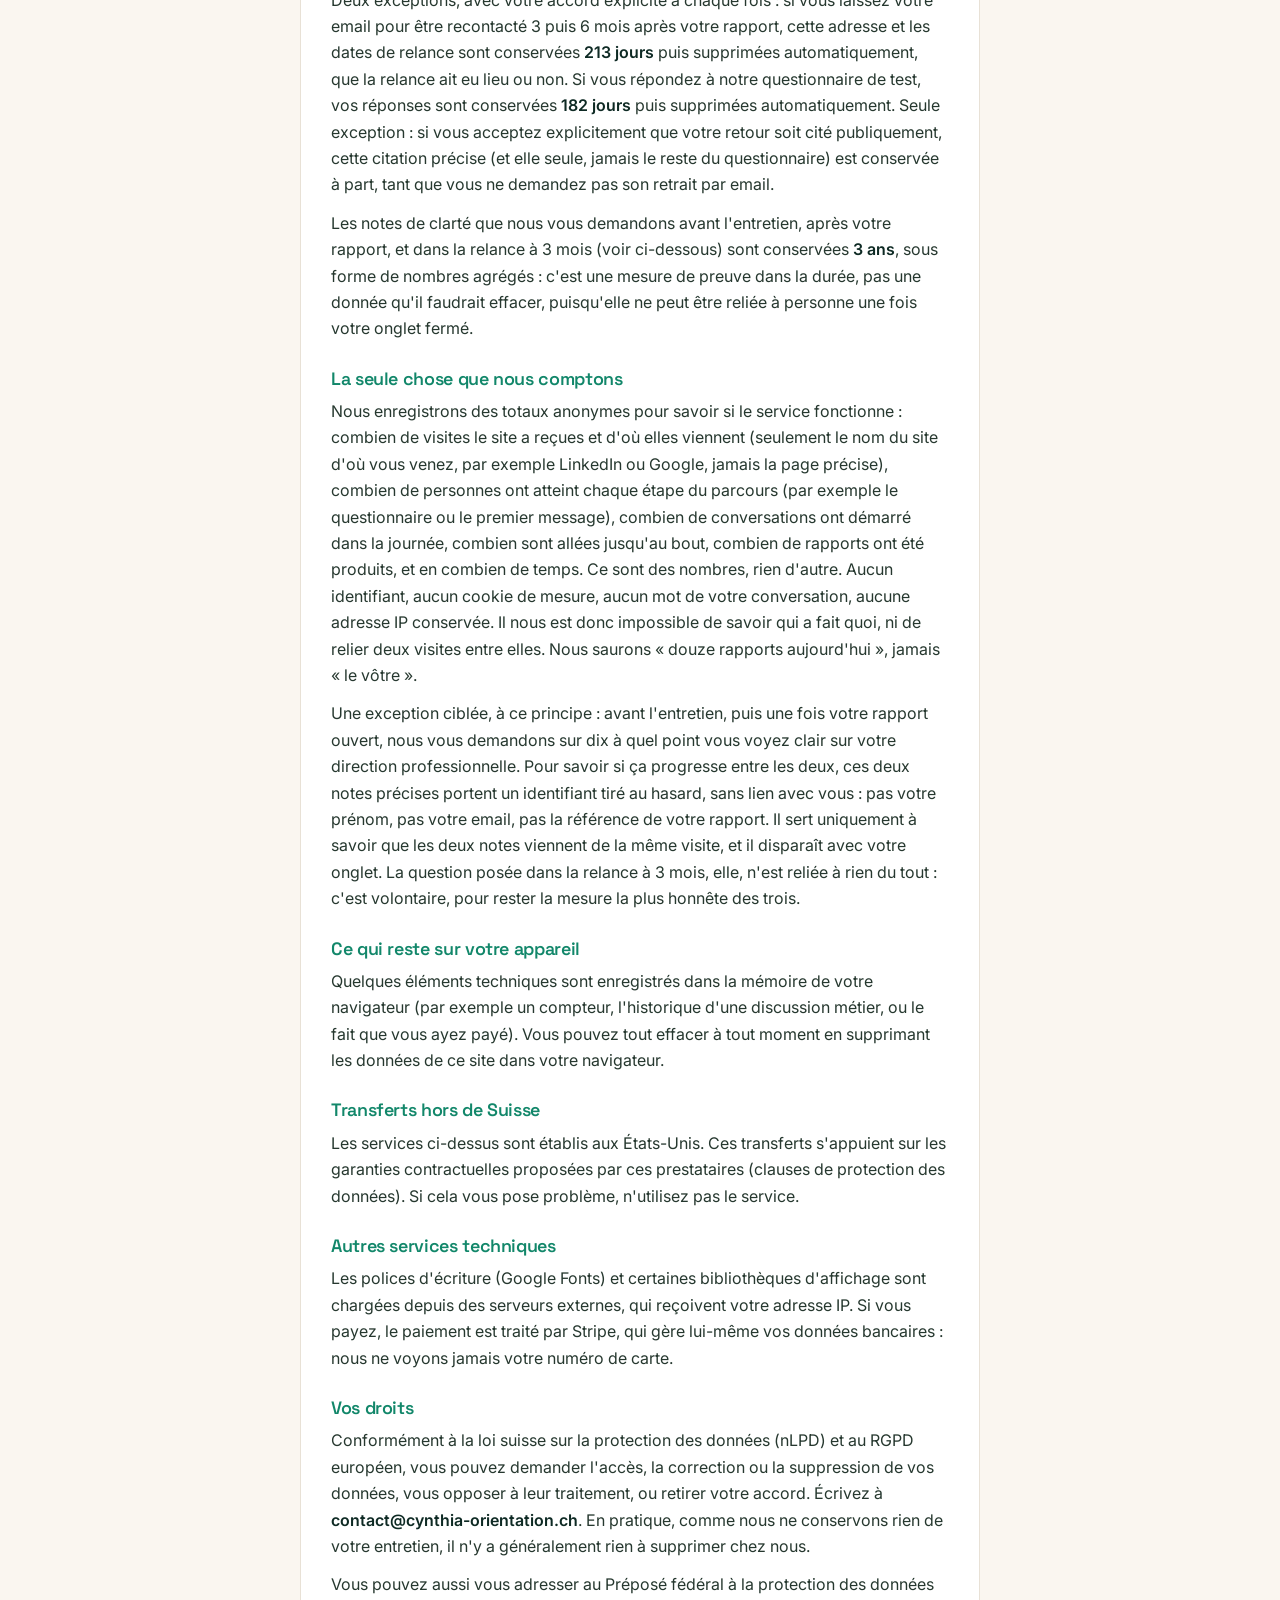
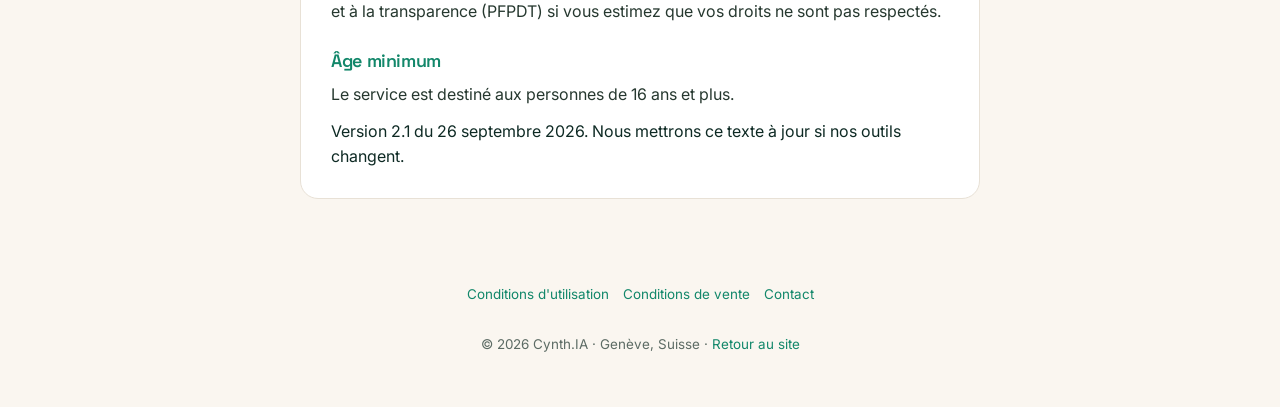
<file: confidentialite.html>
<!DOCTYPE html>
<html lang="fr">
<head>
<meta charset="utf-8">
<meta name="viewport" content="width=device-width,initial-scale=1">
<title>Politique de confidentialité · Cynth.IA</title>
<meta name="description" content="Ce que Cynth.IA fait de ce que vous écrivez : qui est responsable, où vont vos données, combien de temps elles sont gardées et vos droits (nLPD et RGPD).">
<link rel="canonical" href="https://cynthia-orientation.ch/confidentialite.html">
<meta property="og:title" content="Politique de confidentialité · Cynth.IA">
<meta property="og:description" content="Ce que Cynth.IA fait de ce que vous écrivez : qui est responsable, où vont vos données, combien de temps elles sont gardées et vos droits (nLPD et RGPD).">
<meta property="og:type" content="website">
<meta property="og:url" content="https://cynthia-orientation.ch/confidentialite.html">
<meta property="og:image" content="https://cynthia-orientation.ch/og.png">
<meta property="og:image:width" content="1200">
<meta property="og:image:height" content="630">
<meta property="og:locale" content="fr_CH">
<meta name="twitter:card" content="summary_large_image">
<meta name="twitter:image" content="https://cynthia-orientation.ch/og.png">
<link rel="icon" href="data:image/svg+xml,%3Csvg xmlns='http://www.w3.org/2000/svg' viewBox='0 0 64 64'%3E%3Ccircle cx='32' cy='32' r='32' fill='%230E2A24'/%3E%3Cpath d='M32 10 Q33.8 30 54 32 Q33.8 34 32 54 Q30.2 34 10 32 Q30.2 30 32 10 Z' fill='%23FAF6F0'/%3E%3Cpath d='M32 10 Q33.8 30 54 32 Q33.8 30 32 10 Z' fill='%233EE0AE'/%3E%3C/svg%3E">
<link rel="preconnect" href="https://fonts.googleapis.com">
<link rel="preconnect" href="https://fonts.gstatic.com" crossorigin>
<link href="https://fonts.googleapis.com/css2?family=Space+Grotesk:wght@500;600;700&family=Inter:wght@400;500;600&display=fallback" rel="stylesheet">
<link rel="stylesheet" href="pages.css">
</head>
<body>

<header class="top">
  <div class="wrap">
    <div class="brandrow">
      <a class="brand" href="./" aria-label="Cynth.IA, accueil">Cynth<span class="star"></span><span class="ia">IA</span></a>
      <a class="backlink" href="./">Retour au site</a>
    </div>
    <h1>Politique de confidentialité</h1>
  </div>
</header>

<main class="wrap">
  <section class="carte legal">
  <p>Vous nous confiez des choses personnelles sur votre travail et vos envies. Voici, sans jargon, ce qui se passe vraiment avec ce que vous écrivez.</p>

      <h2>Qui est responsable</h2>
      <p>Faouzie Samhoud, Genève, Suisse. Pour toute question ou demande : <strong>contact@cynthia-orientation.ch</strong></p>

      <h2>Ce que nous traitons</h2>
      <p>• Votre prénom, si vous le donnez (facultatif)<br>
      • Votre email, si vous le donnez (facultatif)<br>
      • Ce que vous écrivez pendant la conversation<br>
      • Le texte de votre CV, si vous en déposez un<br>
      • Votre voix, uniquement si vous utilisez le bouton micro</p>

      <h2>Si vous utilisez le micro</h2>
      <p>L'enregistrement part vers notre serveur relais, qui le transmet à <strong>Groq</strong> (États-Unis) pour être transcrit en texte, puis il est abandonné : nous ne le stockons nulle part et il ne sert à entraîner aucun modèle. Le texte obtenu s'affiche dans le champ de saisie, vous le relisez et le corrigez avant d'envoyer quoi que ce soit. Le micro reste facultatif : tout fonctionne à l'écrit.</p>

      <h2>Votre CV ne quitte pas votre appareil</h2>
      <p>Le fichier est lu directement dans votre navigateur. Il n'est ni envoyé, ni stocké chez nous. Seul le <em>texte</em> qui en est extrait est transmis à l'IA pour préparer votre analyse.</p>

      <h2>Où vont vos données</h2>
      <p>Votre texte passe par notre serveur relais (Cloudflare), qui ne fait que transmettre sans rien enregistrer, puis va vers le service d'intelligence artificielle qui rédige les réponses et votre rapport : <strong>Anthropic</strong> (États-Unis), avec <strong>Groq</strong> (États-Unis) en secours. D'après les conditions professionnelles de ces prestataires, les données envoyées par cette voie ne servent pas à entraîner leurs modèles.</p>
      
      <p>Concrètement : Anthropic peut conserver temporairement vos échanges jusqu'à 30 jours avant suppression automatique, sans jamais les utiliser pour entraîner ses modèles. Groq, d'après sa documentation, ne conserve par défaut ni vos messages ni les réponses générées, sauf de brefs journaux techniques en cas de panne ou de soupçon d'abus, gardés au maximum 30 jours.</p>

      <h2>Ce que nous ne faisons pas</h2>
      <p>• Nous ne vendons jamais vos données<br>
      • Aucune publicité, aucun traceur publicitaire, aucun outil de mesure d'audience<br>
      • Nous ne constituons aucun fichier de vos entretiens</p>

      <h2>Combien de temps c'est gardé</h2>
      <p>Votre conversation n'est conservée nulle part sur nos serveurs : nous n'avons pas de base de données d'entretiens. Elle vit dans votre navigateur le temps de la session. Vous fermez l'onglet, elle disparaît. Votre rapport, c'est à vous de l'enregistrer si vous voulez le garder.</p>
      <p>Deux exceptions, avec votre accord explicite à chaque fois : si vous laissez votre email pour être recontacté 3 puis 6 mois après votre rapport, cette adresse et les dates de relance sont conservées <strong>213 jours</strong> puis supprimées automatiquement, que la relance ait eu lieu ou non. Si vous répondez à notre questionnaire de test, vos réponses sont conservées <strong>182 jours</strong> puis supprimées automatiquement. Seule exception : si vous acceptez explicitement que votre retour soit cité publiquement, cette citation précise (et elle seule, jamais le reste du questionnaire) est conservée à part, tant que vous ne demandez pas son retrait par email.</p>
      <p>Les notes de clarté que nous vous demandons avant l'entretien, après votre rapport, et dans la relance à 3 mois (voir ci-dessous) sont conservées <strong>3 ans</strong>, sous forme de nombres agrégés : c'est une mesure de preuve dans la durée, pas une donnée qu'il faudrait effacer, puisqu'elle ne peut être reliée à personne une fois votre onglet fermé.</p>

      <h2>La seule chose que nous comptons</h2>
      <p>Nous enregistrons des totaux anonymes pour savoir si le service fonctionne : combien de visites le site a reçues et d'où elles viennent (seulement le nom du site d'où vous venez, par exemple LinkedIn ou Google, jamais la page précise), combien de personnes ont atteint chaque étape du parcours (par exemple le questionnaire ou le premier message), combien de conversations ont démarré dans la journée, combien sont allées jusqu'au bout, combien de rapports ont été produits, et en combien de temps. Ce sont des nombres, rien d'autre. Aucun identifiant, aucun cookie de mesure, aucun mot de votre conversation, aucune adresse IP conservée. Il nous est donc impossible de savoir qui a fait quoi, ni de relier deux visites entre elles. Nous saurons « douze rapports aujourd'hui », jamais « le vôtre ».</p>
      <p>Une exception ciblée, à ce principe : avant l'entretien, puis une fois votre rapport ouvert, nous vous demandons sur dix à quel point vous voyez clair sur votre direction professionnelle. Pour savoir si ça progresse entre les deux, ces deux notes précises portent un identifiant tiré au hasard, sans lien avec vous : pas votre prénom, pas votre email, pas la référence de votre rapport. Il sert uniquement à savoir que les deux notes viennent de la même visite, et il disparaît avec votre onglet. La question posée dans la relance à 3 mois, elle, n'est reliée à rien du tout : c'est volontaire, pour rester la mesure la plus honnête des trois.</p>

      <h2>Ce qui reste sur votre appareil</h2>
      <p>Quelques éléments techniques sont enregistrés dans la mémoire de votre navigateur (par exemple un compteur, l'historique d'une discussion métier, ou le fait que vous ayez payé). Vous pouvez tout effacer à tout moment en supprimant les données de ce site dans votre navigateur.</p>

      <h2>Transferts hors de Suisse</h2>
      <p>Les services ci-dessus sont établis aux États-Unis. Ces transferts s'appuient sur les garanties contractuelles proposées par ces prestataires (clauses de protection des données). Si cela vous pose problème, n'utilisez pas le service.</p>

      <h2>Autres services techniques</h2>
      <p>Les polices d'écriture (Google Fonts) et certaines bibliothèques d'affichage sont chargées depuis des serveurs externes, qui reçoivent votre adresse IP. Si vous payez, le paiement est traité par Stripe, qui gère lui-même vos données bancaires : nous ne voyons jamais votre numéro de carte.</p>

      <h2>Vos droits</h2>
      <p>Conformément à la loi suisse sur la protection des données (nLPD) et au RGPD européen, vous pouvez demander l'accès, la correction ou la suppression de vos données, vous opposer à leur traitement, ou retirer votre accord. Écrivez à <strong>contact@cynthia-orientation.ch</strong>. En pratique, comme nous ne conservons rien de votre entretien, il n'y a généralement rien à supprimer chez nous.</p>
      <p>Vous pouvez aussi vous adresser au Préposé fédéral à la protection des données et à la transparence (PFPDT) si vous estimez que vos droits ne sont pas respectés.</p>

      <h2>Âge minimum</h2>
      <p>Le service est destiné aux personnes de 16 ans et plus.</p>

      <div class="legal-date">Version 2.1 du 26 septembre 2026. Nous mettrons ce texte à jour si nos outils changent.</div>
  </section>
</main>

<div class="foot">
  <div class="liens">
    <a href="cgu.html">Conditions d'utilisation</a>
    <a href="cgv.html">Conditions de vente</a>
    <a href="contact.html">Contact</a>
  </div>
  © 2026 Cynth.IA · Genève, Suisse ·
  <a href="./">Retour au site</a>
</div>

</body>
</html>
</file>
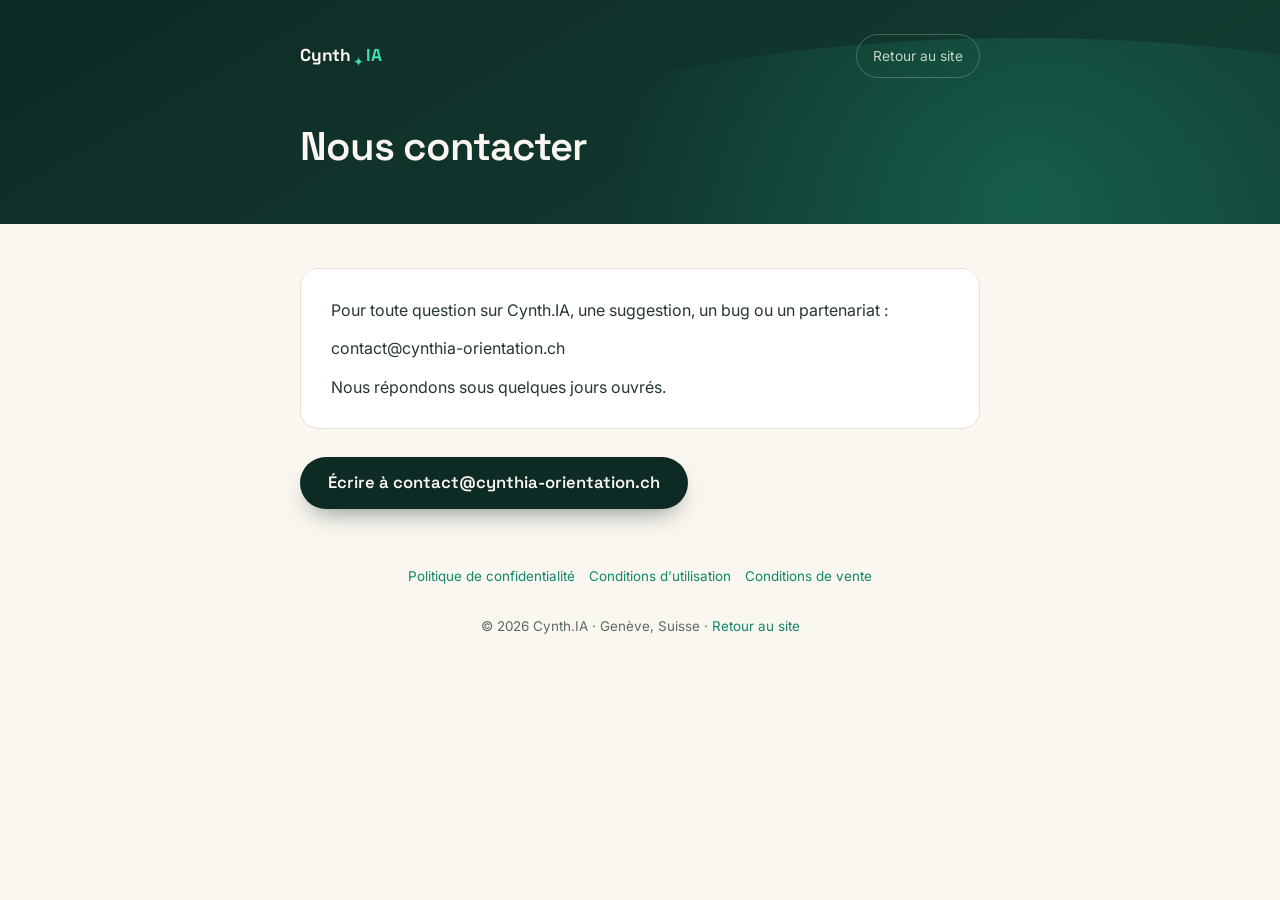
<file: contact.html>
<!DOCTYPE html>
<html lang="fr">
<head>
<meta charset="utf-8">
<meta name="viewport" content="width=device-width,initial-scale=1">
<title>Nous contacter · Cynth.IA</title>
<meta name="description" content="Contacter Cynth.IA : une question, une suggestion, un bug ou un partenariat. Nous répondons sous quelques jours ouvrés.">
<link rel="canonical" href="https://cynthia-orientation.ch/contact.html">
<meta property="og:title" content="Nous contacter · Cynth.IA">
<meta property="og:description" content="Contacter Cynth.IA : une question, une suggestion, un bug ou un partenariat. Nous répondons sous quelques jours ouvrés.">
<meta property="og:type" content="website">
<meta property="og:url" content="https://cynthia-orientation.ch/contact.html">
<meta property="og:image" content="https://cynthia-orientation.ch/og.png">
<meta property="og:image:width" content="1200">
<meta property="og:image:height" content="630">
<meta property="og:locale" content="fr_CH">
<meta name="twitter:card" content="summary_large_image">
<meta name="twitter:image" content="https://cynthia-orientation.ch/og.png">
<link rel="icon" href="data:image/svg+xml,%3Csvg xmlns='http://www.w3.org/2000/svg' viewBox='0 0 64 64'%3E%3Ccircle cx='32' cy='32' r='32' fill='%230E2A24'/%3E%3Cpath d='M32 10 Q33.8 30 54 32 Q33.8 34 32 54 Q30.2 34 10 32 Q30.2 30 32 10 Z' fill='%23FAF6F0'/%3E%3Cpath d='M32 10 Q33.8 30 54 32 Q33.8 30 32 10 Z' fill='%233EE0AE'/%3E%3C/svg%3E">
<link rel="preconnect" href="https://fonts.googleapis.com">
<link rel="preconnect" href="https://fonts.gstatic.com" crossorigin>
<link href="https://fonts.googleapis.com/css2?family=Space+Grotesk:wght@500;600;700&family=Inter:wght@400;500;600&display=fallback" rel="stylesheet">
<link rel="stylesheet" href="pages.css">
</head>
<body>

<header class="top">
  <div class="wrap">
    <div class="brandrow">
      <a class="brand" href="./" aria-label="Cynth.IA, accueil">Cynth<span class="star"></span><span class="ia">IA</span></a>
      <a class="backlink" href="./">Retour au site</a>
    </div>
    <h1>Nous contacter</h1>
  </div>
</header>

<main class="wrap">
  <section class="carte legal">
  <p>Pour toute question sur Cynth.IA, une suggestion, un bug ou un partenariat :</p>
      <p>contact@cynthia-orientation.ch</p>
      <p>Nous répondons sous quelques jours ouvrés.</p>
  </section>
  <p class="ecrire"><a class="btn" href="mailto:contact@cynthia-orientation.ch">Écrire à contact@cynthia-orientation.ch</a></p>
</main>

<div class="foot">
  <div class="liens">
    <a href="confidentialite.html">Politique de confidentialité</a>
    <a href="cgu.html">Conditions d'utilisation</a>
    <a href="cgv.html">Conditions de vente</a>
  </div>
  © 2026 Cynth.IA · Genève, Suisse ·
  <a href="./">Retour au site</a>
</div>

</body>
</html>
</file>
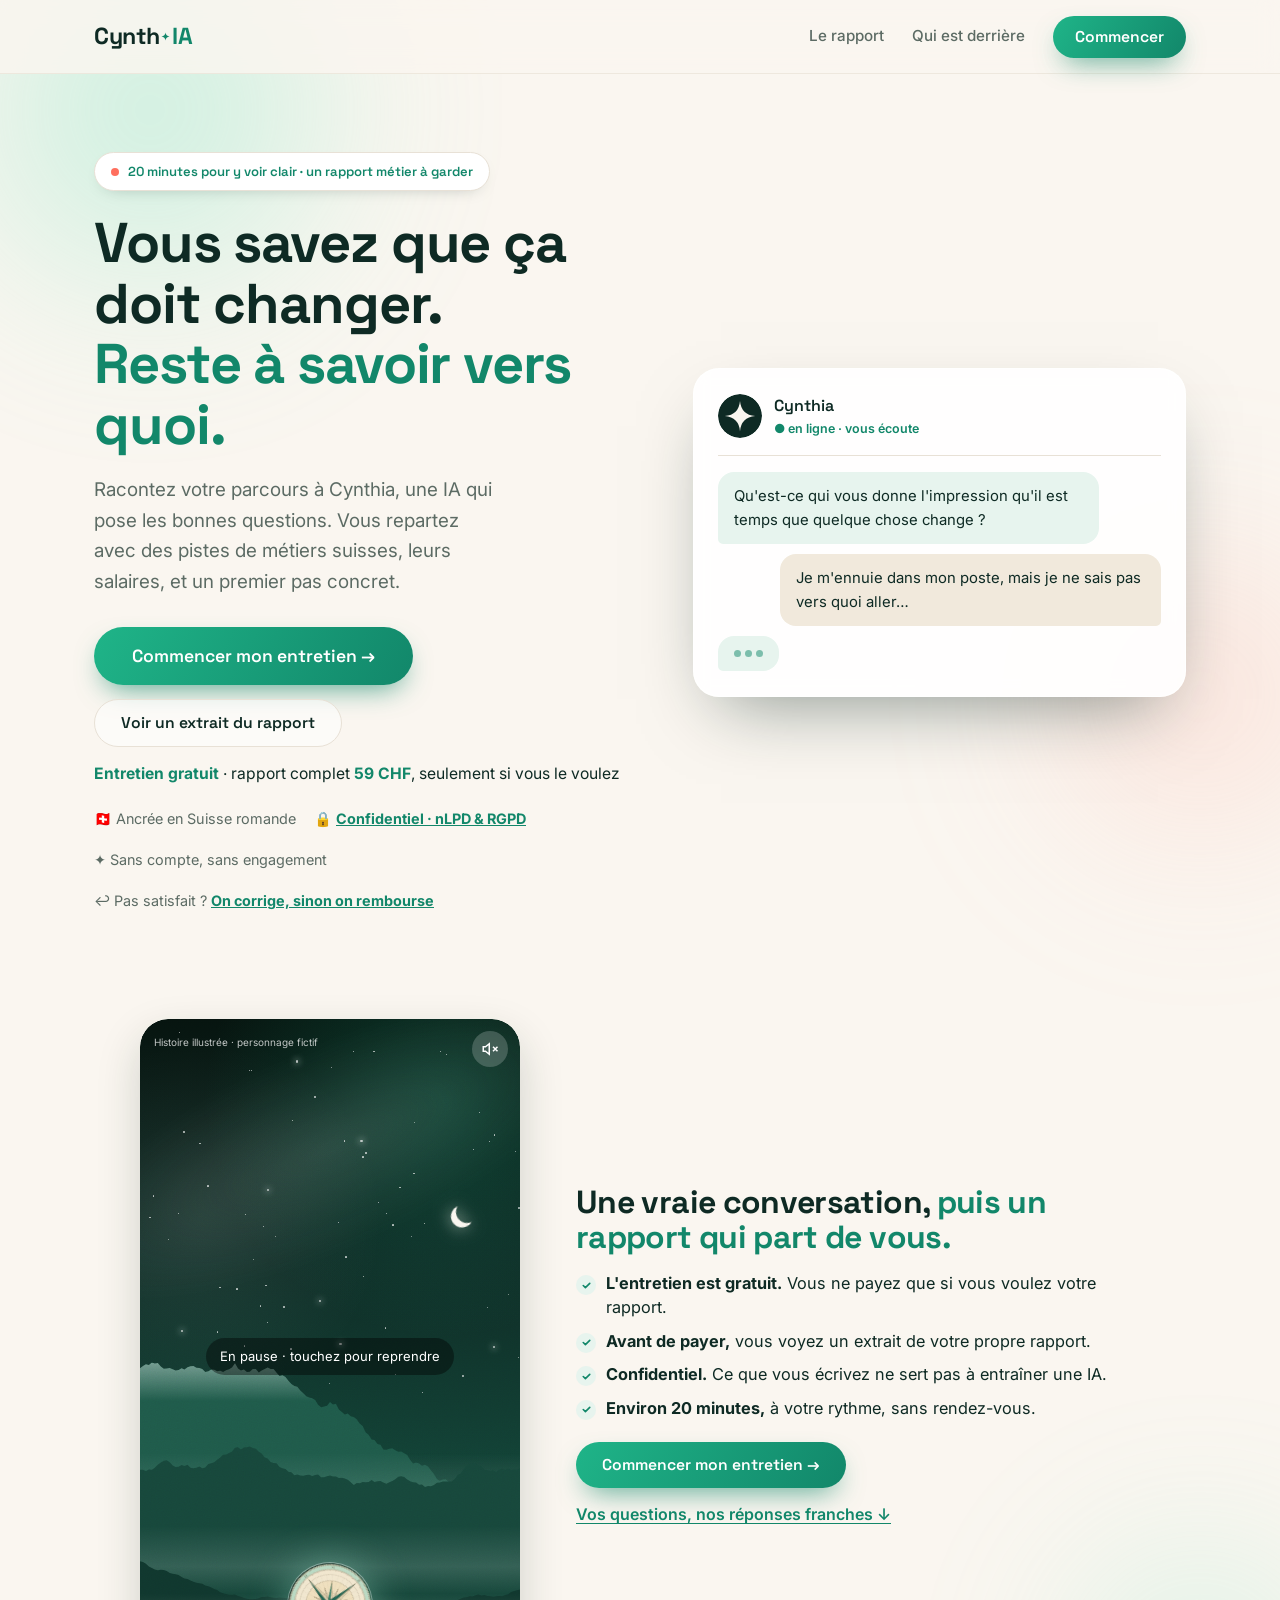
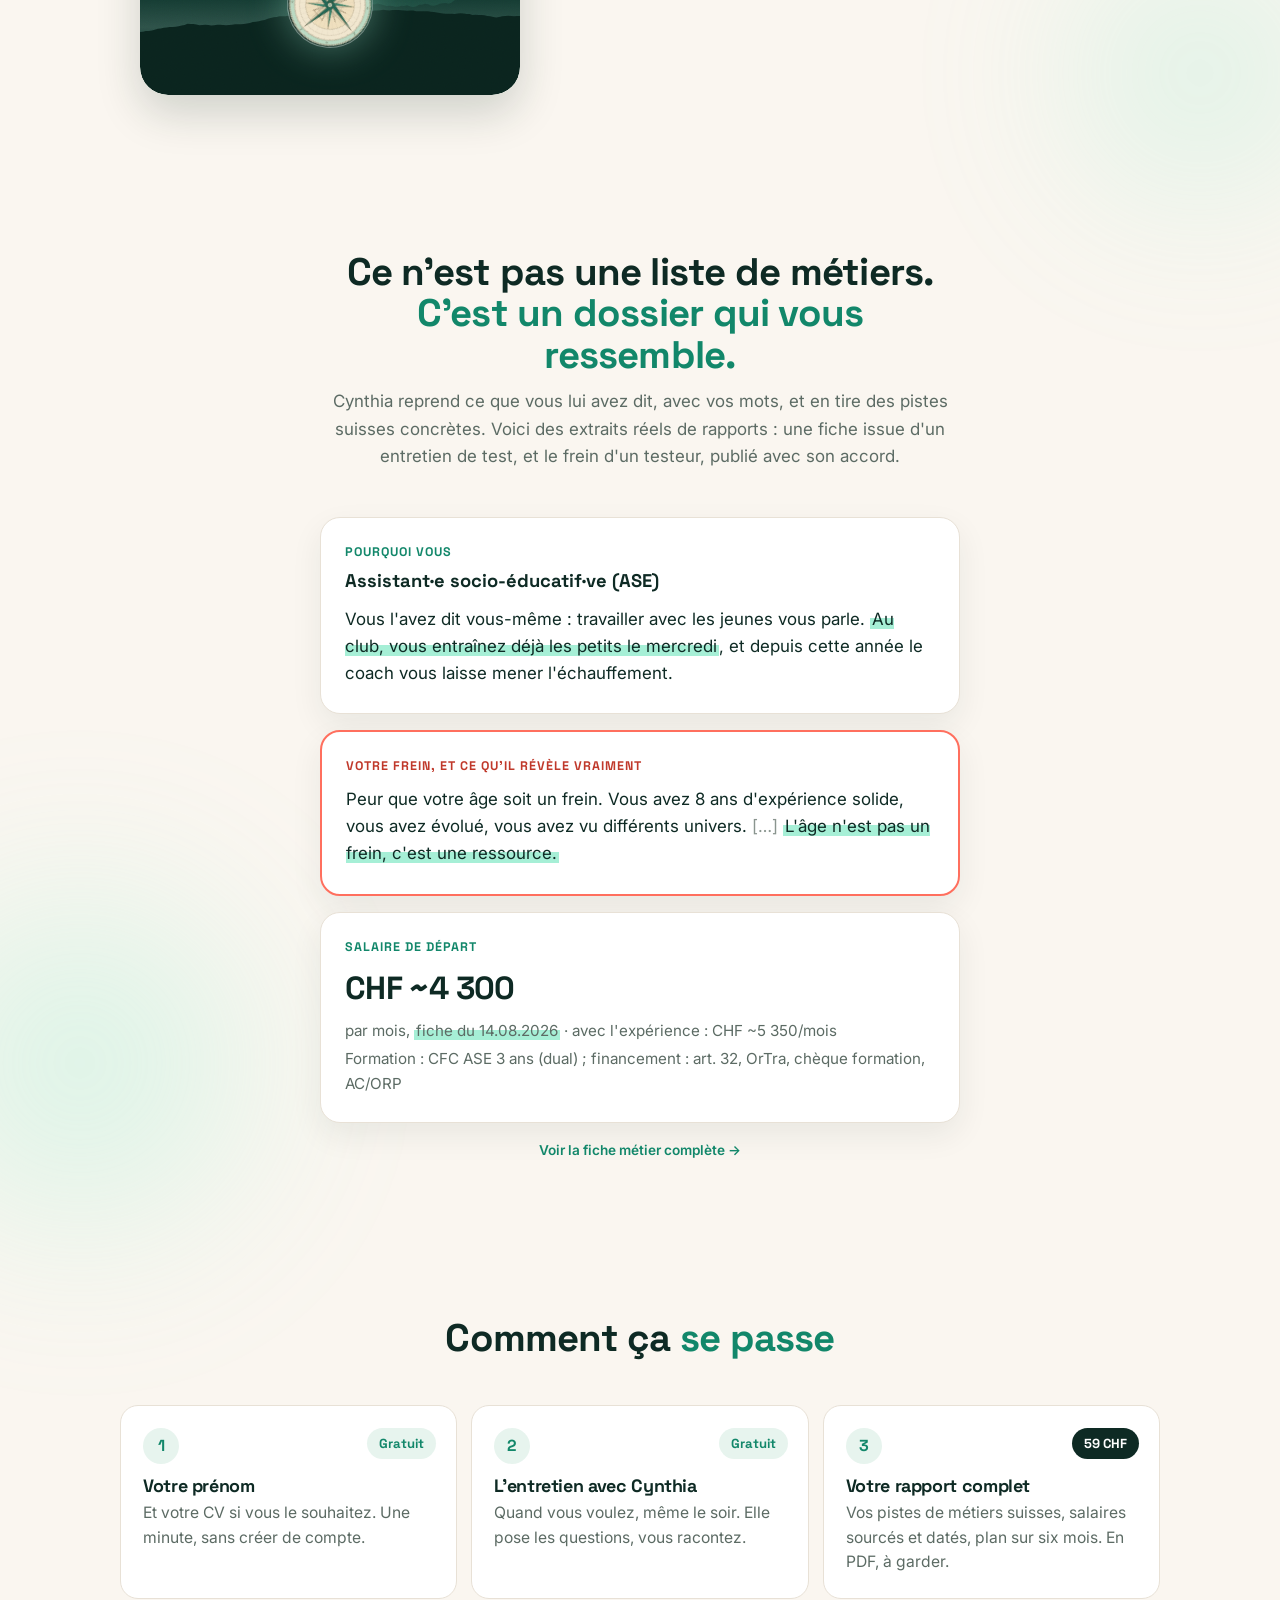
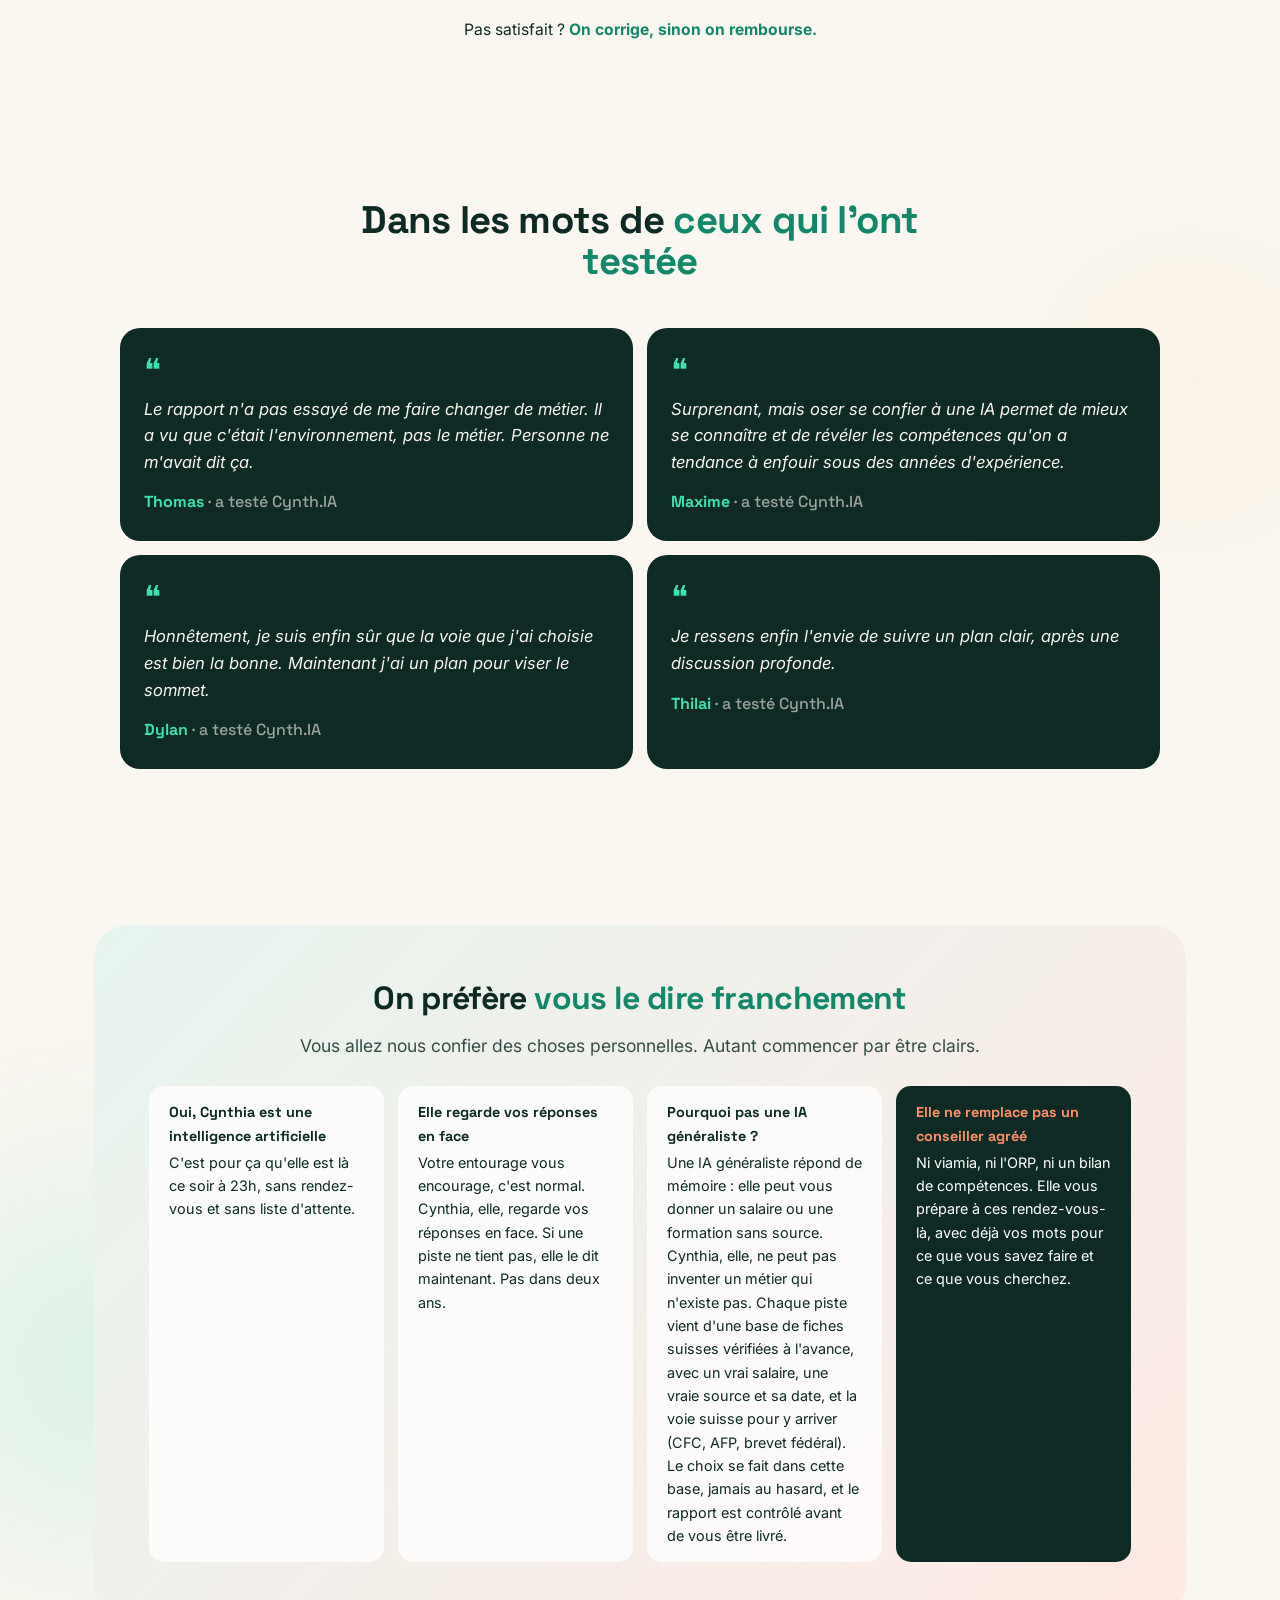
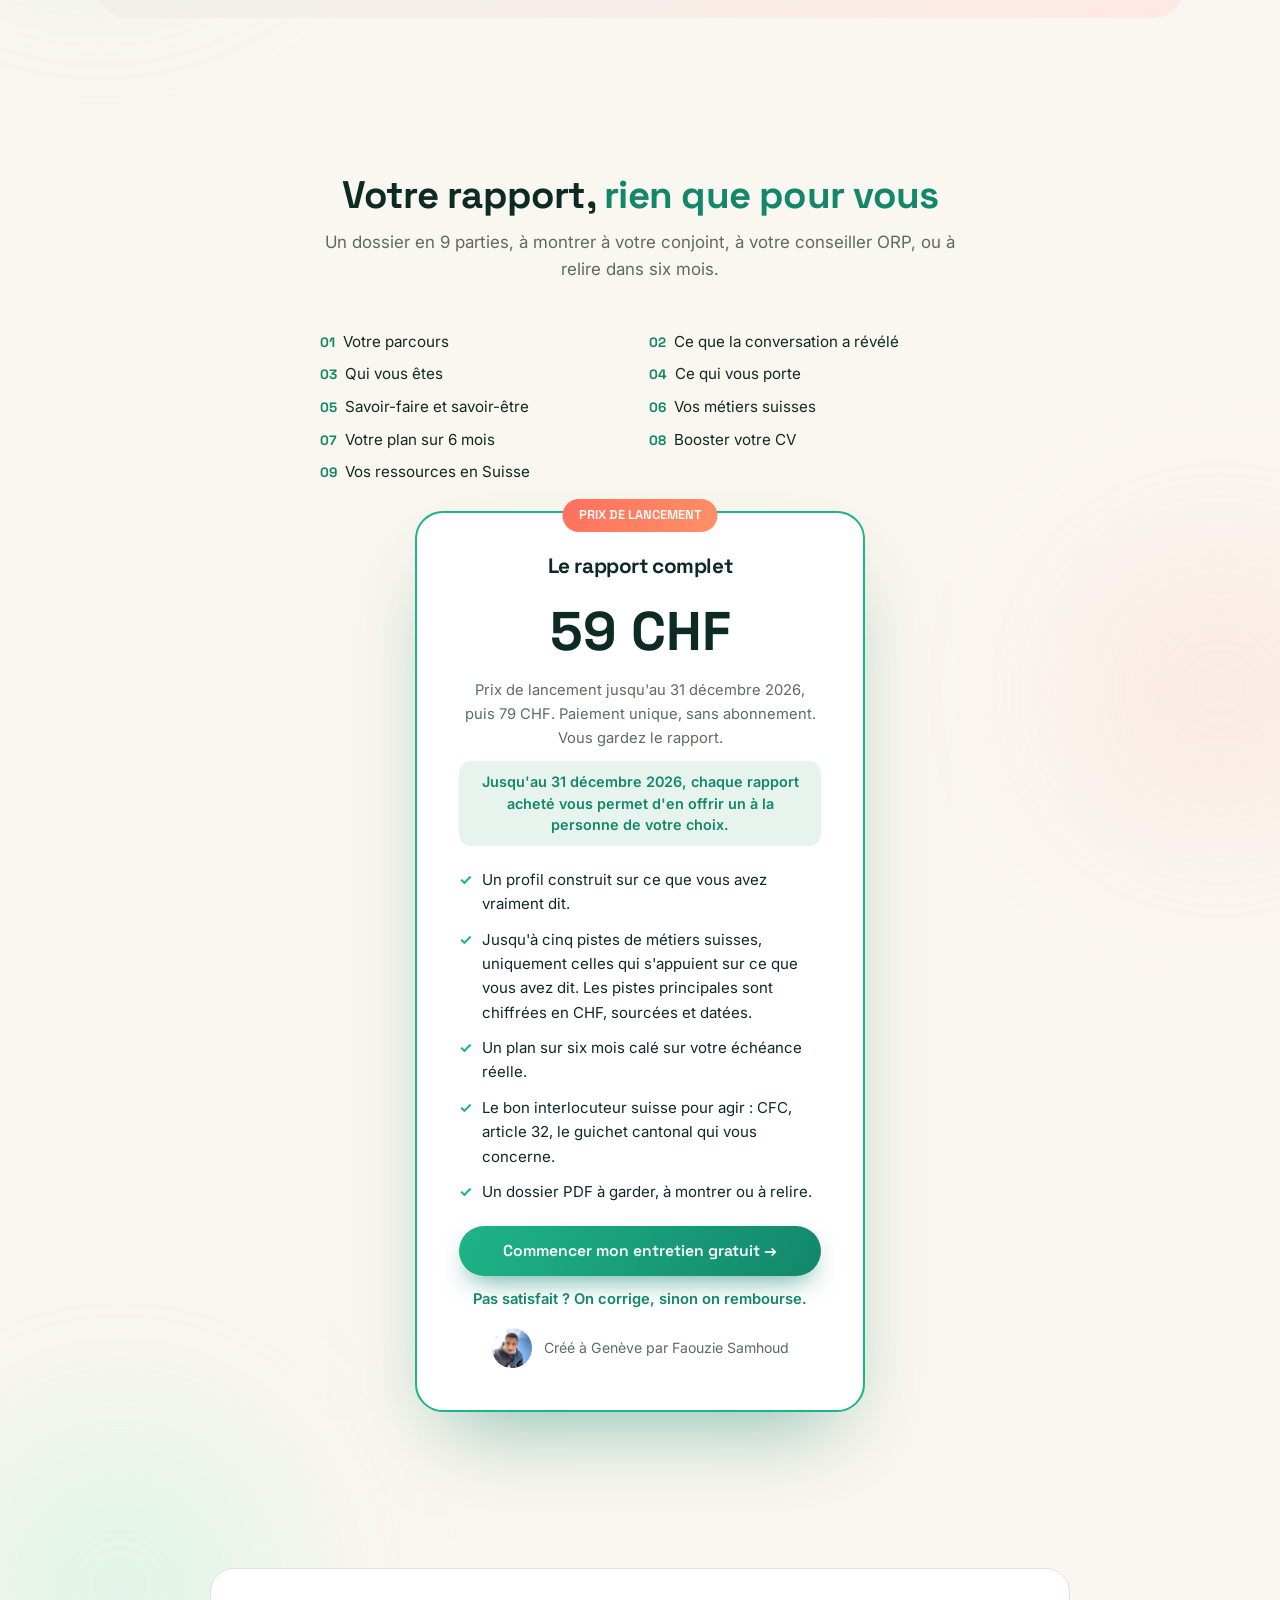
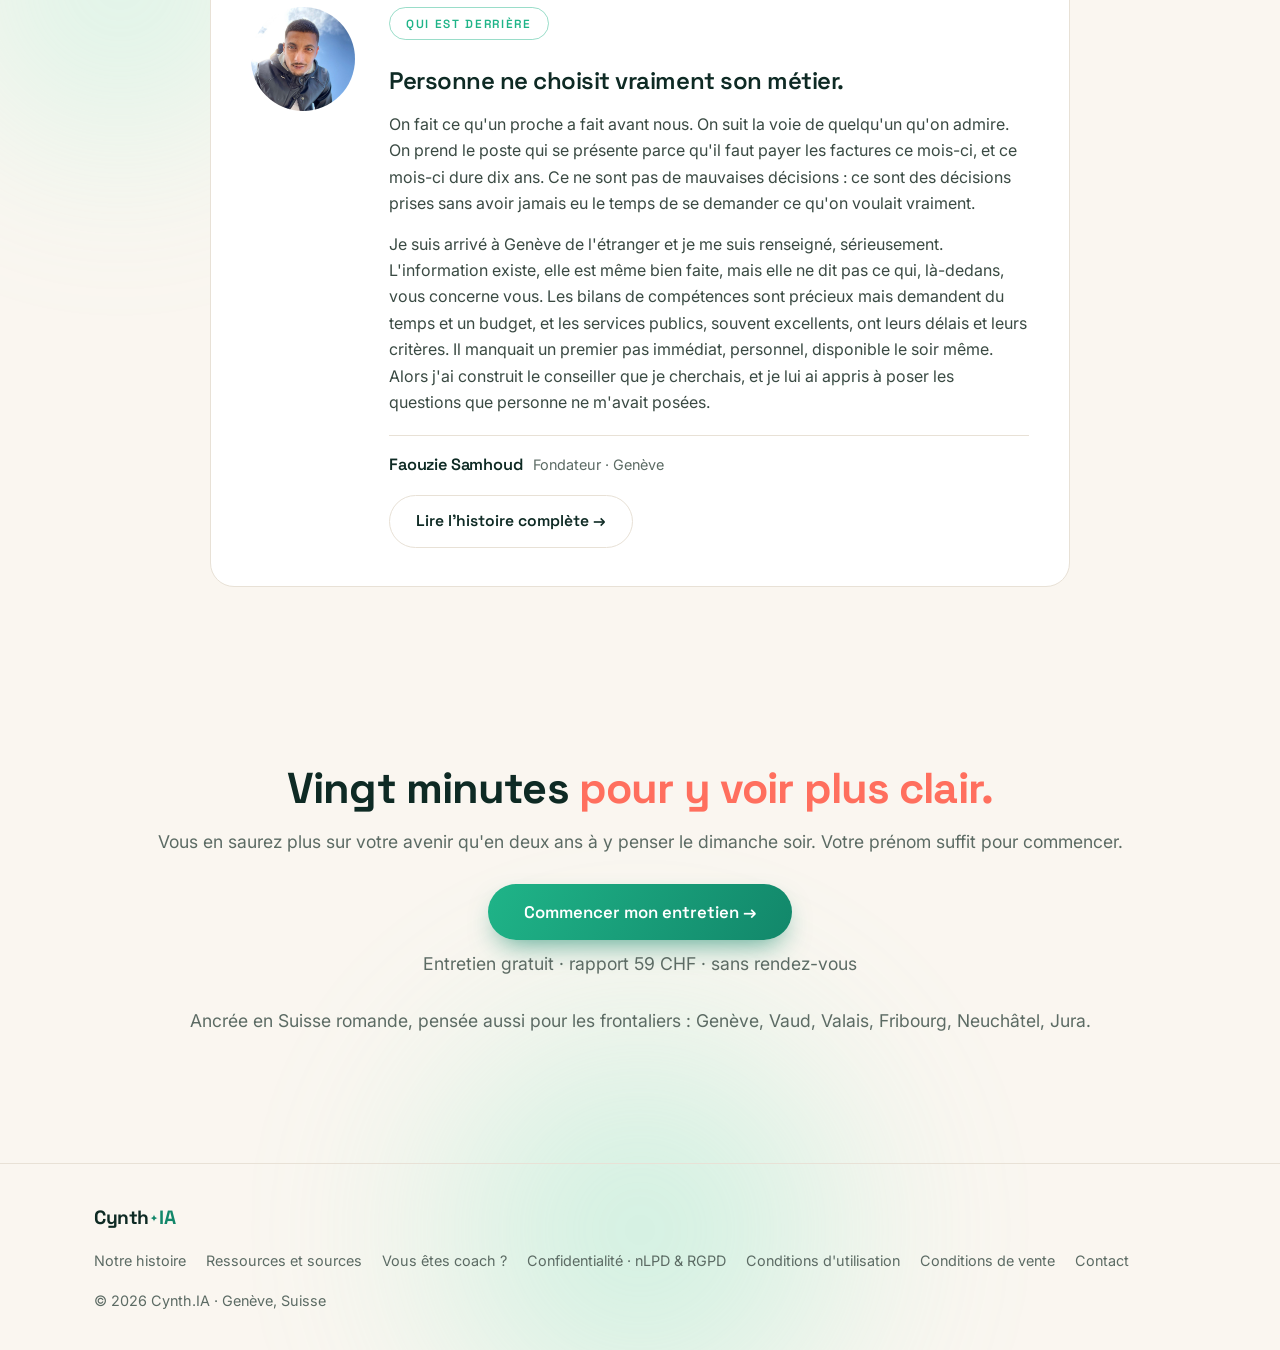
<file: cynthia_v2.html>
<!doctype html>
<html lang="fr">
<head>
<meta charset="utf-8">
<meta name="robots" content="noindex">
<link rel="canonical" href="https://cynthia-orientation.ch/">
<title>Cynth.IA</title>
<script>
  /* Ancienne adresse de la page d'accueil, gardée pour les favoris, les liens partagés
     et les retours de paiement : redirige vers l'accueil en conservant ?… et #… */
  location.replace('/' + location.search + location.hash);
</script>
<meta http-equiv="refresh" content="0; url=/">
</head>
<body><p>Redirection vers <a href="/">cynthia-orientation.ch</a>…</p></body>
</html>
</file>
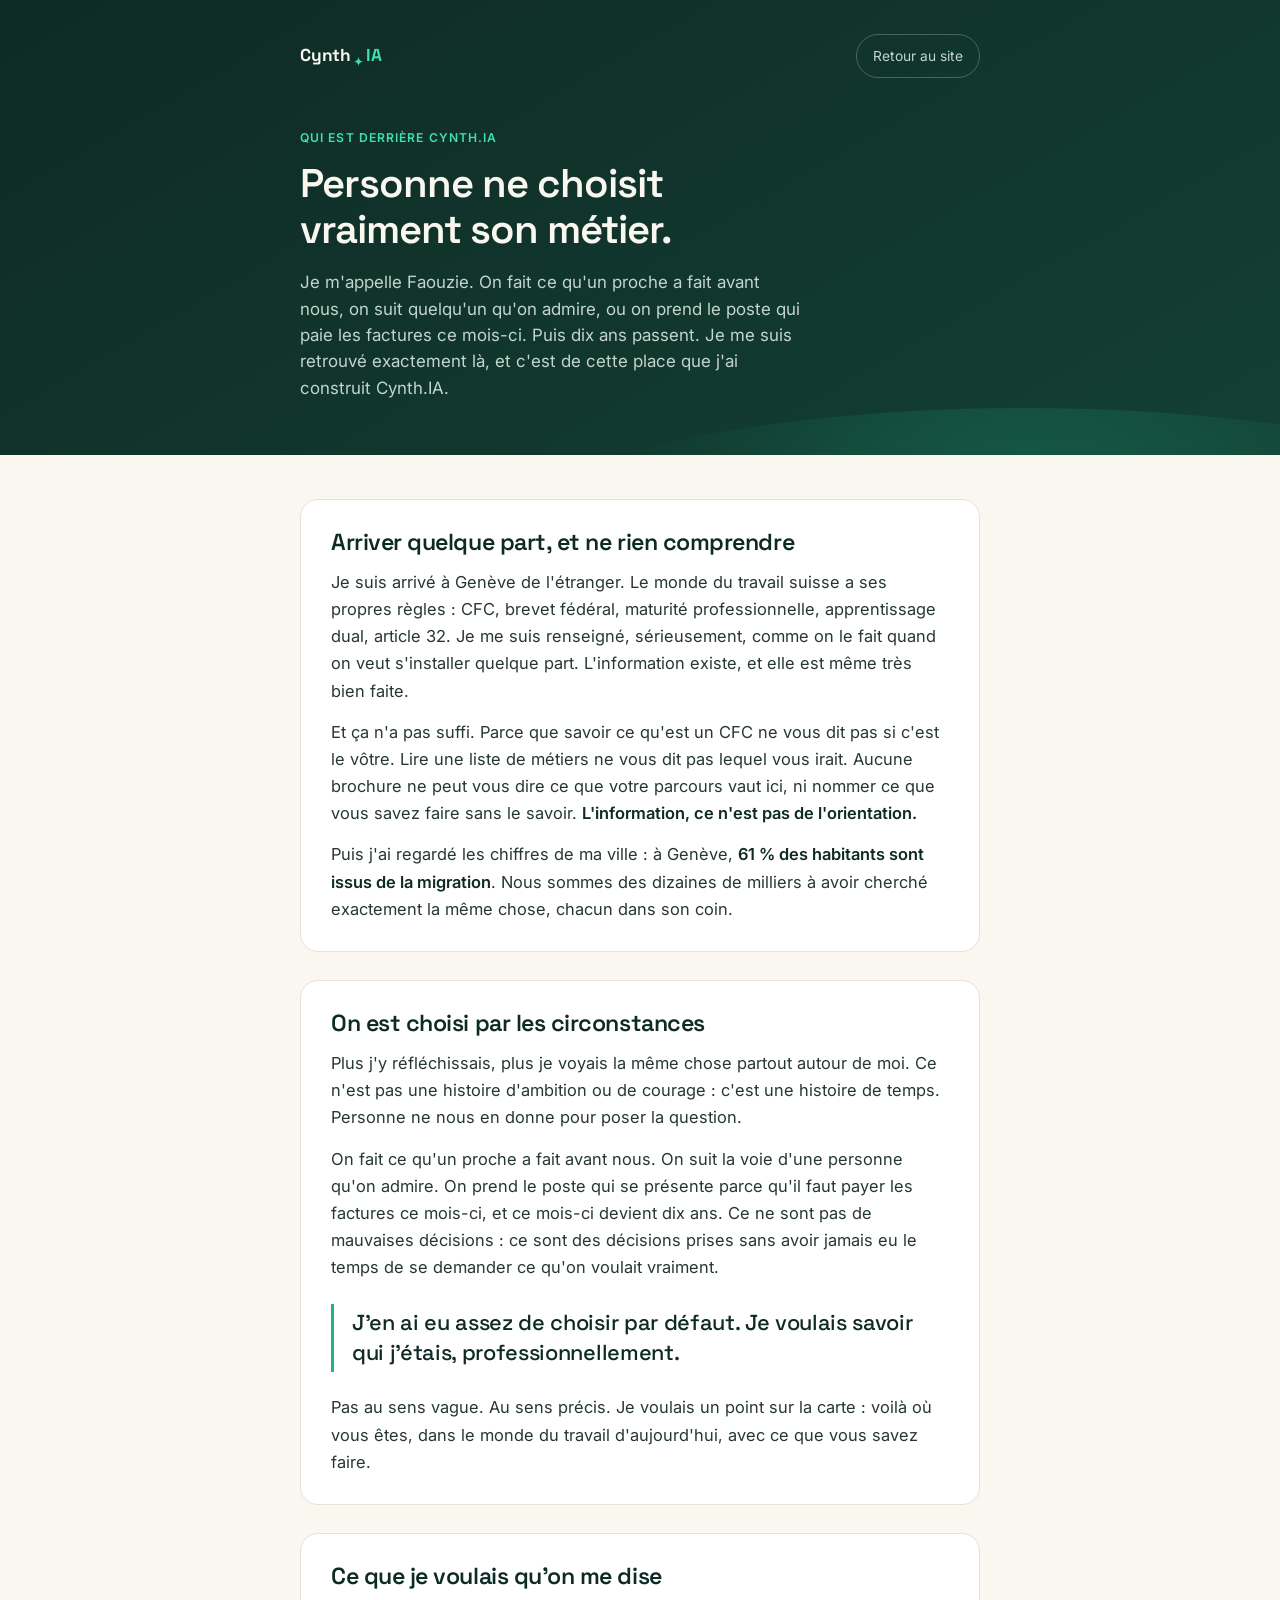
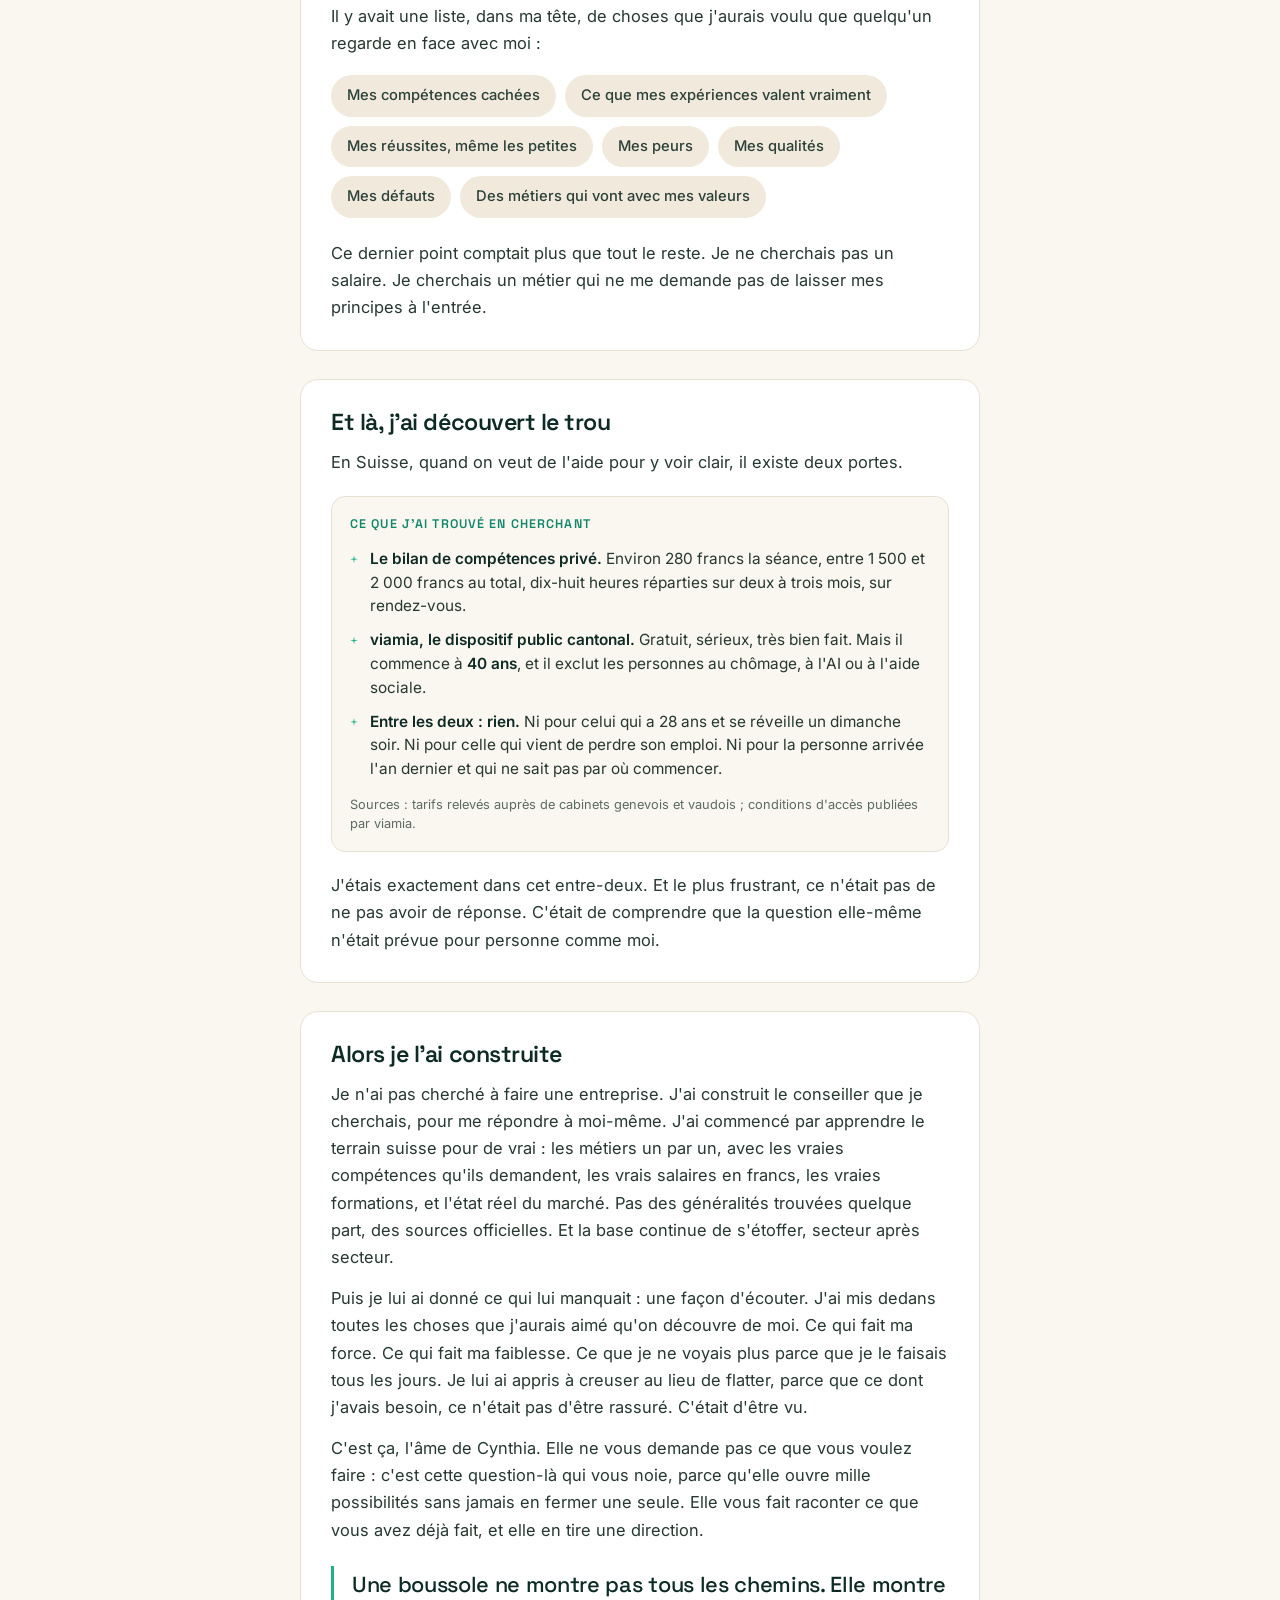
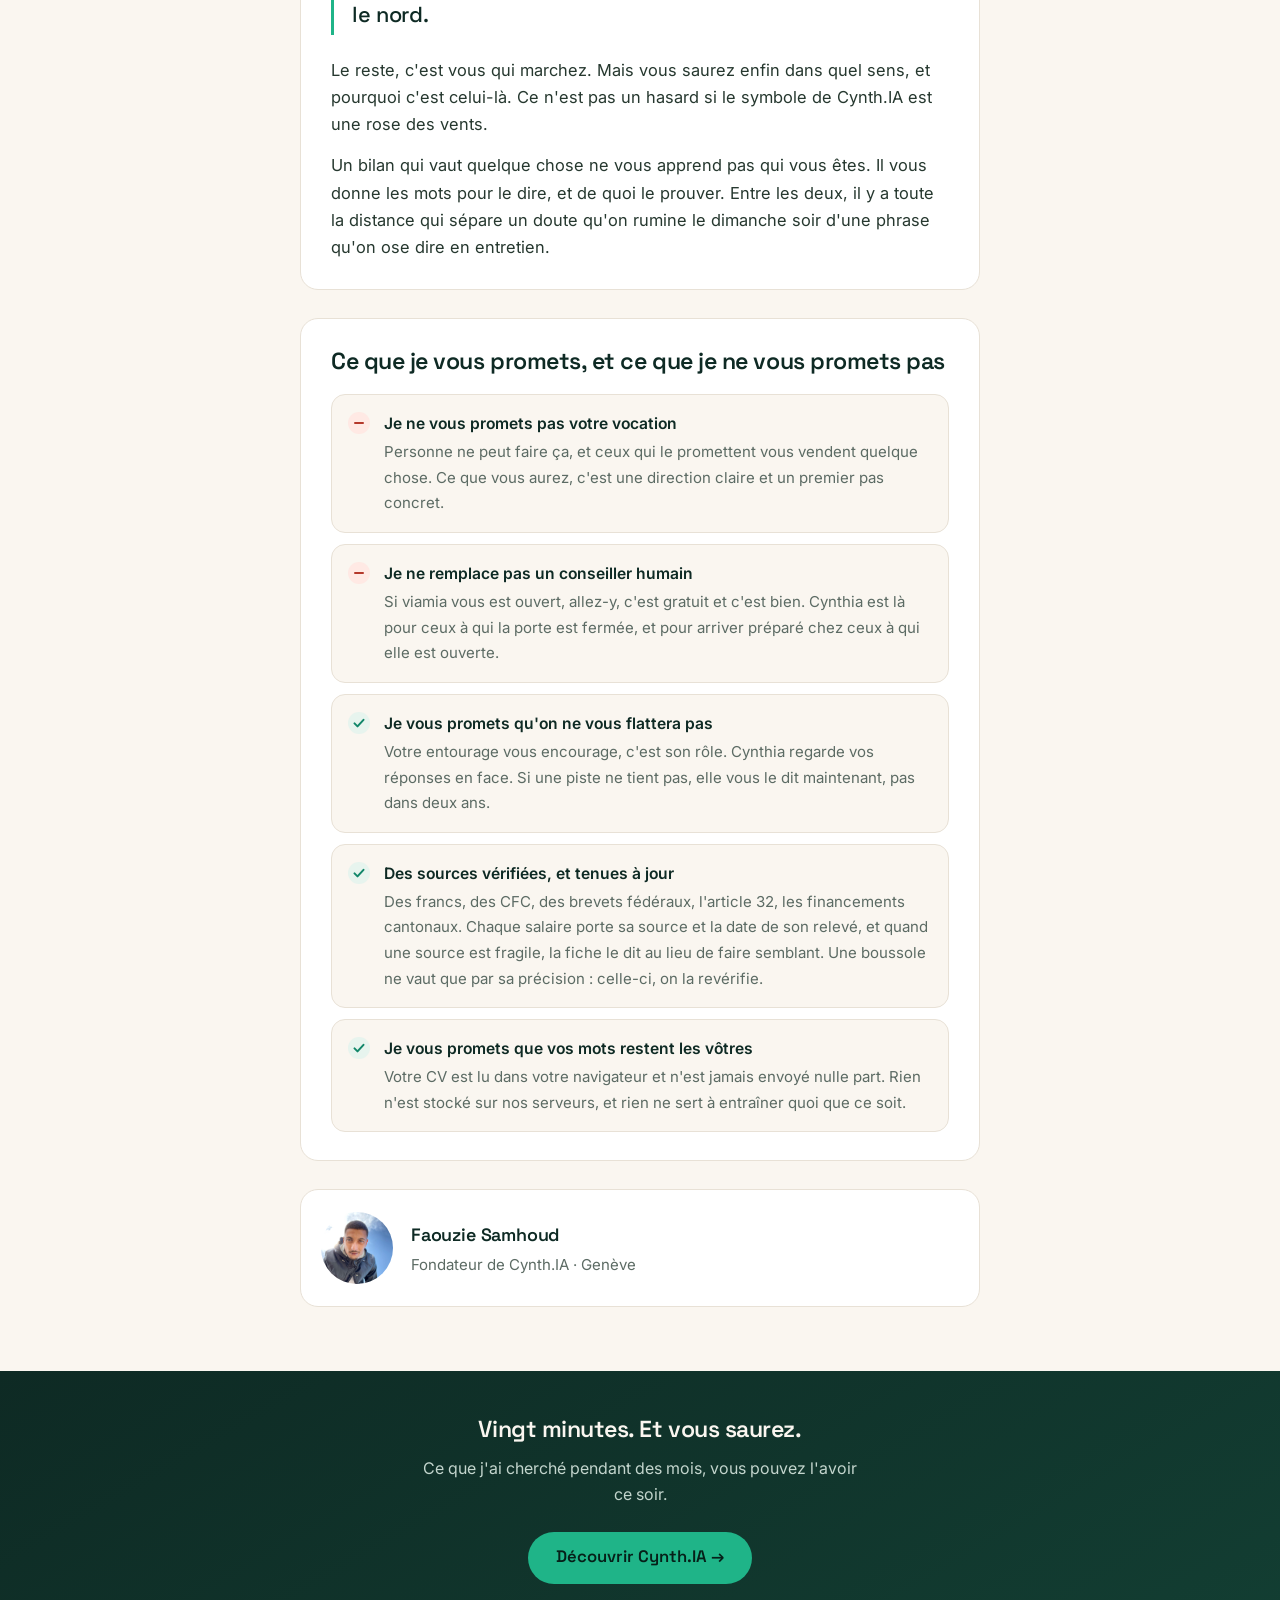
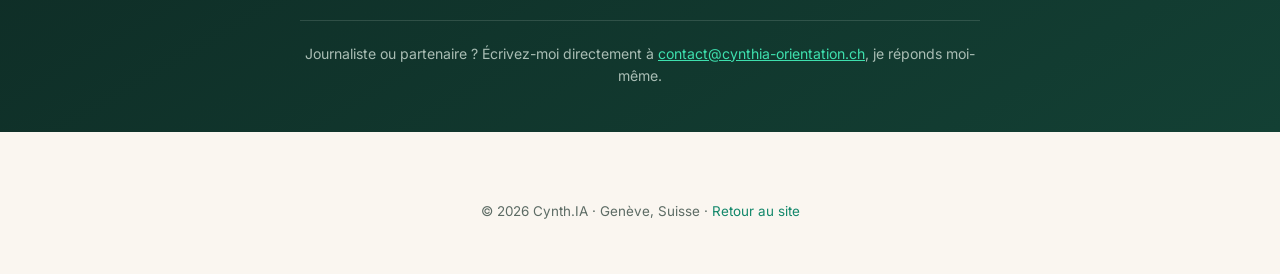
<file: histoire.html>
<!DOCTYPE html>
<html lang="fr">
<head>
<meta charset="utf-8">
<meta name="viewport" content="width=device-width,initial-scale=1">

<title>Qui est derrière Cynth.IA · Faouzie Samhoud, Genève</title>
<meta name="description" content="Pourquoi un entrepreneur installé à Genève a construit le conseiller en orientation qu'il cherchait. L'histoire derrière Cynth.IA.">

<meta property="og:title" content="Personne ne choisit vraiment son métier">
<meta property="og:description" content="En Suisse, avant 40 ans, l'orientation professionnelle n'est accessible à presque personne. L'histoire derrière Cynth.IA.">
<meta property="og:type" content="article">
<meta property="og:url" content="https://cynthia-orientation.ch/histoire.html">

<meta property="og:image" content="https://cynthia-orientation.ch/og.png">
<meta property="og:image:width" content="1200">
<meta property="og:image:height" content="630">
<meta property="og:image:alt" content="Cynth.IA : vous savez que ça doit changer. Reste à savoir vers quoi.">
<meta name="twitter:card" content="summary_large_image">
<meta name="twitter:image" content="https://cynthia-orientation.ch/og.png">
<link rel="canonical" href="https://cynthia-orientation.ch/histoire.html">
<link rel="icon" href="data:image/svg+xml,%3Csvg xmlns='http://www.w3.org/2000/svg' viewBox='0 0 64 64'%3E%3Ccircle cx='32' cy='32' r='32' fill='%230E2A24'/%3E%3Cpath d='M32 10 Q33.8 30 54 32 Q33.8 34 32 54 Q30.2 34 10 32 Q30.2 30 32 10 Z' fill='%23FAF6F0'/%3E%3Cpath d='M32 10 Q33.8 30 54 32 Q33.8 30 32 10 Z' fill='%233EE0AE'/%3E%3C/svg%3E">
<link rel="preconnect" href="https://fonts.googleapis.com">
<link rel="preconnect" href="https://fonts.gstatic.com" crossorigin>
<link href="https://fonts.googleapis.com/css2?family=Space+Grotesk:wght@500;600;700&family=Inter:wght@400;500;600&display=fallback" rel="stylesheet">
<link rel="stylesheet" href="pages.css">

<script type="application/ld+json">
{"@context":"https://schema.org","@type":"Person","name":"Faouzie Samhoud","image":"https://cynthia-orientation.ch/faouzi.jpg","url":"https://cynthia-orientation.ch/histoire.html","address":{"@type":"PostalAddress","addressLocality":"Genève","addressCountry":"CH"},"worksFor":{"@type":"Organization","name":"Cynth.IA","url":"https://cynthia-orientation.ch/"}}
</script>
</head>
<body>

<header class="top">
  <div class="wrap">
    <div class="brandrow">
      <a class="brand" href="index.html">Cynth<span class="star"></span><span class="ia">IA</span></a>
      <a class="backlink" href="index.html">Retour au site</a>
    </div>
    <div class="eyebrow">Qui est derrière Cynth.IA</div>
    
    <h1>Personne ne choisit vraiment son métier.</h1>
    <p class="lead">Je m'appelle Faouzie. On fait ce qu'un proche a fait avant nous, on suit quelqu'un qu'on admire, ou on prend le poste qui paie les factures ce mois-ci. Puis dix ans passent. Je me suis retrouvé exactement là, et c'est de cette place que j'ai construit Cynth.IA.</p>
  </div>
</header>

<main class="wrap histoire">

  <section class="carte rv">
    <h2>Arriver quelque part, et ne rien comprendre</h2>
    <p>Je suis arrivé à Genève de l'étranger. Le monde du travail suisse a ses propres règles : CFC, brevet fédéral, maturité professionnelle, apprentissage dual, article 32. Je me suis renseigné, sérieusement, comme on le fait quand on veut s'installer quelque part. L'information existe, et elle est même très bien faite.</p>
    <p>Et ça n'a pas suffi. Parce que savoir ce qu'est un CFC ne vous dit pas si c'est le vôtre. Lire une liste de métiers ne vous dit pas lequel vous irait. Aucune brochure ne peut vous dire ce que votre parcours vaut ici, ni nommer ce que vous savez faire sans le savoir. <strong>L'information, ce n'est pas de l'orientation.</strong></p>
    <p>Puis j'ai regardé les chiffres de ma ville : à Genève, <strong>61 % des habitants sont issus de la migration</strong>. Nous sommes des dizaines de milliers à avoir cherché exactement la même chose, chacun dans son coin.</p>
  </section>

  <section class="carte rv">
    
    <h2>On est choisi par les circonstances</h2>
    <p>Plus j'y réfléchissais, plus je voyais la même chose partout autour de moi. Ce n'est pas une histoire d'ambition ou de courage : c'est une histoire de temps. Personne ne nous en donne pour poser la question.</p>
    <p>On fait ce qu'un proche a fait avant nous. On suit la voie d'une personne qu'on admire. On prend le poste qui se présente parce qu'il faut payer les factures ce mois-ci, et ce mois-ci devient dix ans. Ce ne sont pas de mauvaises décisions : ce sont des décisions prises sans avoir jamais eu le temps de se demander ce qu'on voulait vraiment.</p>
    <div class="pull">J'en ai eu assez de choisir par défaut. Je voulais savoir qui j'étais, professionnellement.</div>
    <p>Pas au sens vague. Au sens précis. Je voulais un point sur la carte : voilà où vous êtes, dans le monde du travail d'aujourd'hui, avec ce que vous savez faire.</p>
  </section>

  <section class="carte rv">
    <h2>Ce que je voulais qu'on me dise</h2>
    <p>Il y avait une liste, dans ma tête, de choses que j'aurais voulu que quelqu'un regarde en face avec moi :</p>
    <div class="want">
      <span>Mes compétences cachées</span>
      <span>Ce que mes expériences valent vraiment</span>
      <span>Mes réussites, même les petites</span>
      <span>Mes peurs</span>
      <span>Mes qualités</span>
      <span>Mes défauts</span>
      <span>Des métiers qui vont avec mes valeurs</span>
    </div>
    <p>Ce dernier point comptait plus que tout le reste. Je ne cherchais pas un salaire. Je cherchais un métier qui ne me demande pas de laisser mes principes à l'entrée.</p>
  </section>

  <section class="carte rv">
    <h2>Et là, j'ai découvert le trou</h2>
    <p>En Suisse, quand on veut de l'aide pour y voir clair, il existe deux portes.</p>
    <div class="fact">
      <h3>Ce que j'ai trouvé en cherchant</h3>
      <ul>
        
        <li><strong>Le bilan de compétences privé.</strong> Environ 280 francs la séance, entre 1 500 et 2 000 francs au total, dix-huit heures réparties sur deux à trois mois, sur rendez-vous.</li>
        <li><strong>viamia, le dispositif public cantonal.</strong> Gratuit, sérieux, très bien fait. Mais il commence à <strong>40 ans</strong>, et il exclut les personnes au chômage, à l'AI ou à l'aide sociale.</li>
        <li><strong>Entre les deux : rien.</strong> Ni pour celui qui a 28 ans et se réveille un dimanche soir. Ni pour celle qui vient de perdre son emploi. Ni pour la personne arrivée l'an dernier et qui ne sait pas par où commencer.</li>
      </ul>
      <p class="src">Sources : tarifs relevés auprès de cabinets genevois et vaudois ; conditions d'accès publiées par viamia.</p>
    </div>
    <p>J'étais exactement dans cet entre-deux. Et le plus frustrant, ce n'était pas de ne pas avoir de réponse. C'était de comprendre que la question elle-même n'était prévue pour personne comme moi.</p>
  </section>

  <section class="carte rv">
    <h2>Alors je l'ai construite</h2>
    <p>Je n'ai pas cherché à faire une entreprise. J'ai construit le conseiller que je cherchais, pour me répondre à moi-même. J'ai commencé par apprendre le terrain suisse pour de vrai : les métiers un par un, avec les vraies compétences qu'ils demandent, les vrais salaires en francs, les vraies formations, et l'état réel du marché. Pas des généralités trouvées quelque part, des sources officielles. Et la base continue de s'étoffer, secteur après secteur.</p>
    <p>Puis je lui ai donné ce qui lui manquait : une façon d'écouter. J'ai mis dedans toutes les choses que j'aurais aimé qu'on découvre de moi. Ce qui fait ma force. Ce qui fait ma faiblesse. Ce que je ne voyais plus parce que je le faisais tous les jours. Je lui ai appris à creuser au lieu de flatter, parce que ce dont j'avais besoin, ce n'était pas d'être rassuré. C'était d'être vu.</p>
    
    <p>C'est ça, l'âme de Cynthia. Elle ne vous demande pas ce que vous voulez faire : c'est cette question-là qui vous noie, parce qu'elle ouvre mille possibilités sans jamais en fermer une seule. Elle vous fait raconter ce que vous avez déjà fait, et elle en tire une direction.</p>
    <div class="pull">Une boussole ne montre pas tous les chemins. Elle montre le nord.</div>
    <p>Le reste, c'est vous qui marchez. Mais vous saurez enfin dans quel sens, et pourquoi c'est celui-là. Ce n'est pas un hasard si le symbole de Cynth.IA est une rose des vents.</p>
    
    <p>Un bilan qui vaut quelque chose ne vous apprend pas qui vous êtes. Il vous donne les mots pour le dire, et de quoi le prouver. Entre les deux, il y a toute la distance qui sépare un doute qu'on rumine le dimanche soir d'une phrase qu'on ose dire en entretien.</p>
  </section>


  <section class="carte rv">
    <h2>Ce que je vous promets, et ce que je ne vous promets pas</h2>
    <div class="promise">
      <div class="pr no"><span class="mk" aria-hidden="true"></span><span><b>Je ne vous promets pas votre vocation</b><span class="t">Personne ne peut faire ça, et ceux qui le promettent vous vendent quelque chose. Ce que vous aurez, c'est une direction claire et un premier pas concret.</span></span></div>
      <div class="pr no"><span class="mk" aria-hidden="true"></span><span><b>Je ne remplace pas un conseiller humain</b><span class="t">Si viamia vous est ouvert, allez-y, c'est gratuit et c'est bien. Cynthia est là pour ceux à qui la porte est fermée, et pour arriver préparé chez ceux à qui elle est ouverte.</span></span></div>
      <div class="pr yes"><span class="mk" aria-hidden="true"></span><span><b>Je vous promets qu'on ne vous flattera pas</b><span class="t">Votre entourage vous encourage, c'est son rôle. Cynthia regarde vos réponses en face. Si une piste ne tient pas, elle vous le dit maintenant, pas dans deux ans.</span></span></div>
      
      <div class="pr yes"><span class="mk" aria-hidden="true"></span><span><b>Des sources vérifiées, et tenues à jour</b><span class="t">Des francs, des CFC, des brevets fédéraux, l'article 32, les financements cantonaux. Chaque salaire porte sa source et la date de son relevé, et quand une source est fragile, la fiche le dit au lieu de faire semblant. Une boussole ne vaut que par sa précision : celle-ci, on la revérifie.</span></span></div>
      <div class="pr yes"><span class="mk" aria-hidden="true"></span><span><b>Je vous promets que vos mots restent les vôtres</b><span class="t">Votre CV est lu dans votre navigateur et n'est jamais envoyé nulle part. Rien n'est stocké sur nos serveurs, et rien ne sert à entraîner quoi que ce soit.</span></span></div>
    </div>
  </section>

  <section class="rv">
    <div class="sign">
      <div class="avatar" id="av">FS</div>
      <div class="who">
        <b>Faouzie Samhoud</b>
        <span>Fondateur de Cynth.IA · Genève</span>
      </div>
    </div>
  </section>

</main>

<section class="cta">
  <div class="wrap">
    <h2>Vingt minutes. Et vous saurez.</h2>
    <p>Ce que j'ai cherché pendant des mois, vous pouvez l'avoir ce soir.</p>
    <a class="btn" href="index.html">Découvrir Cynth.IA →</a>
    <div class="presse">
      Journaliste ou partenaire ? Écrivez-moi directement à
      <a href="mailto:contact@cynthia-orientation.ch">contact@cynthia-orientation.ch</a>,
      je réponds moi-même.
    </div>
  </div>
</section>

<div class="foot">
  © 2026 Cynth.IA · Genève, Suisse ·
  <a href="index.html">Retour au site</a>
</div>

<script>
(function(){
  
  try{
    var av=document.getElementById('av');
    if(av&&getComputedStyle(av).backgroundImage!=='none')av.classList.add('has-photo');
  }catch(e){}

  
  var els=document.querySelectorAll('.rv');
  var calme=window.matchMedia&&window.matchMedia('(prefers-reduced-motion: reduce)').matches;
  if(calme||!('IntersectionObserver' in window)){
    els.forEach(function(e){e.classList.add('in');});
    return;
  }
  var io=new IntersectionObserver(function(entries){
    entries.forEach(function(en){
      if(en.isIntersecting){en.target.classList.add('in');io.unobserve(en.target);}
    });
  },{threshold:.12,rootMargin:'0px 0px -40px 0px'});
  els.forEach(function(e){io.observe(e);});
})();
</script>

</body>
</html>
</file>
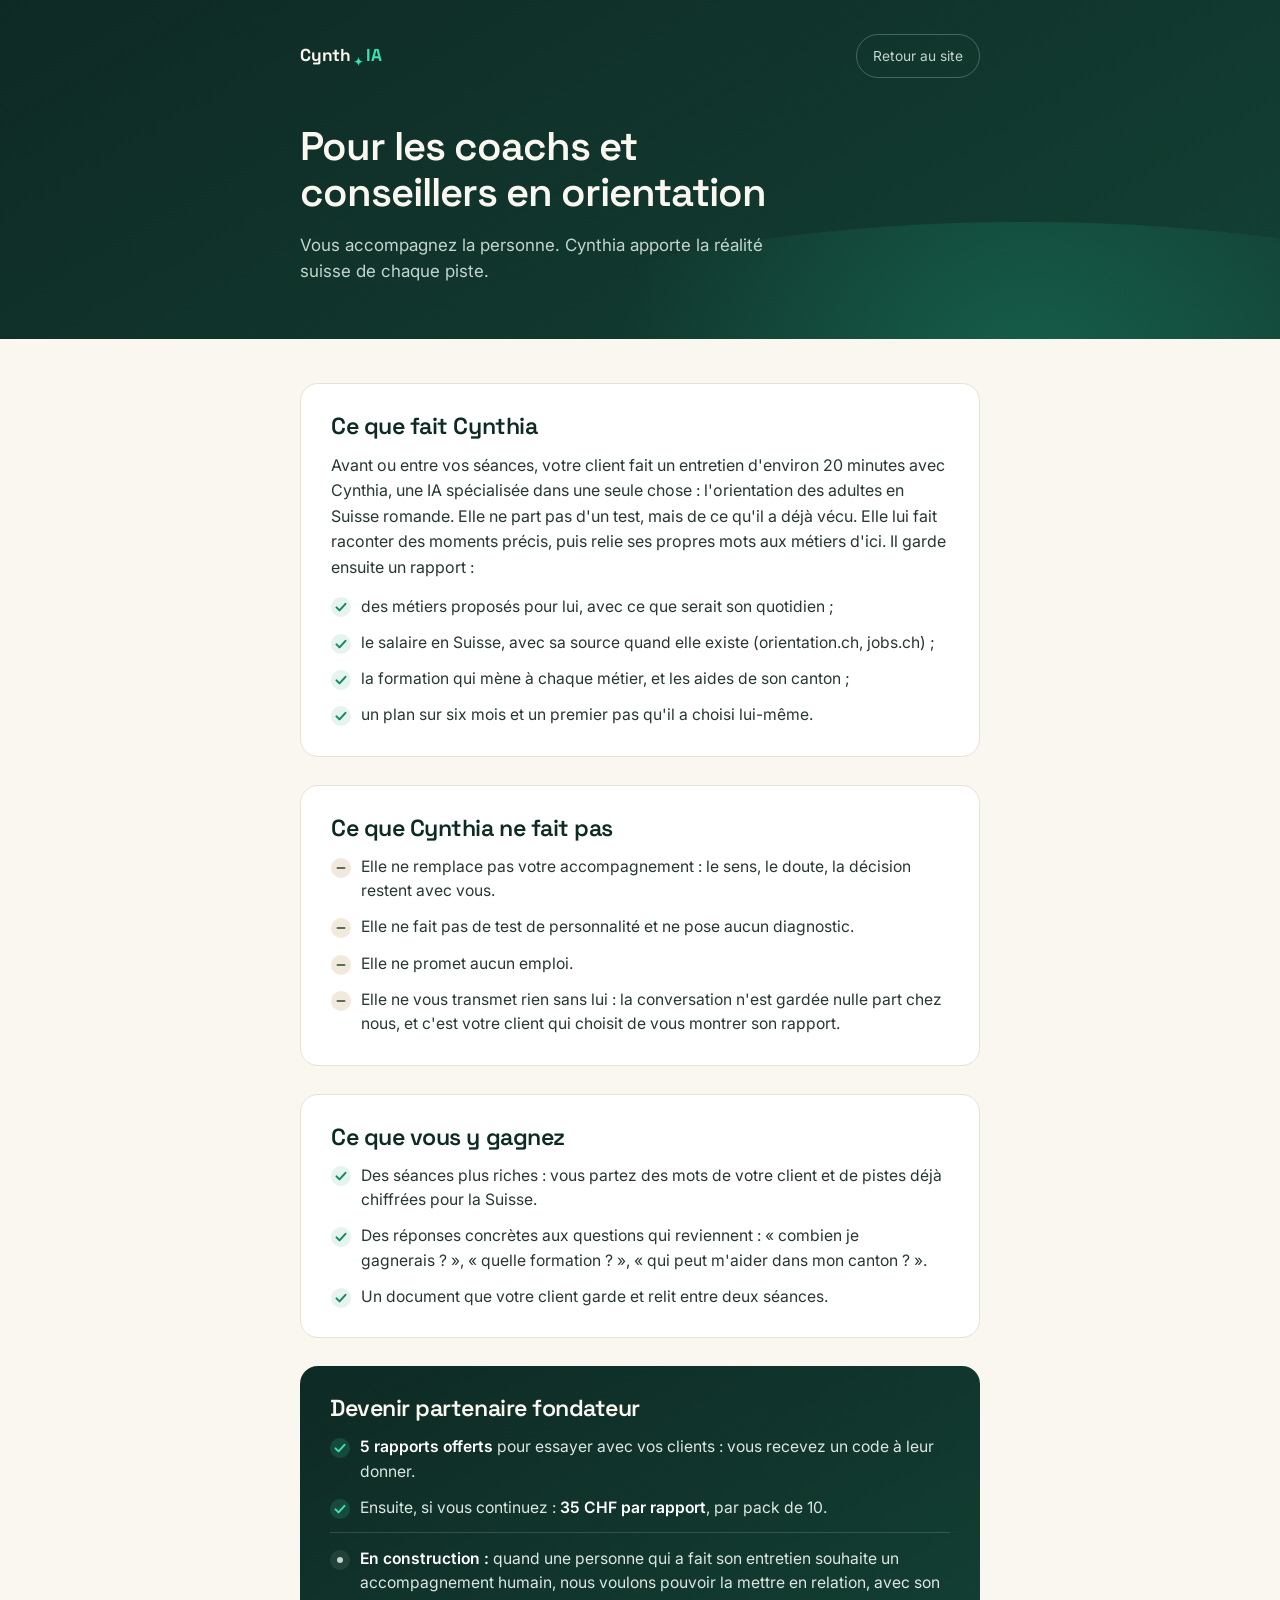
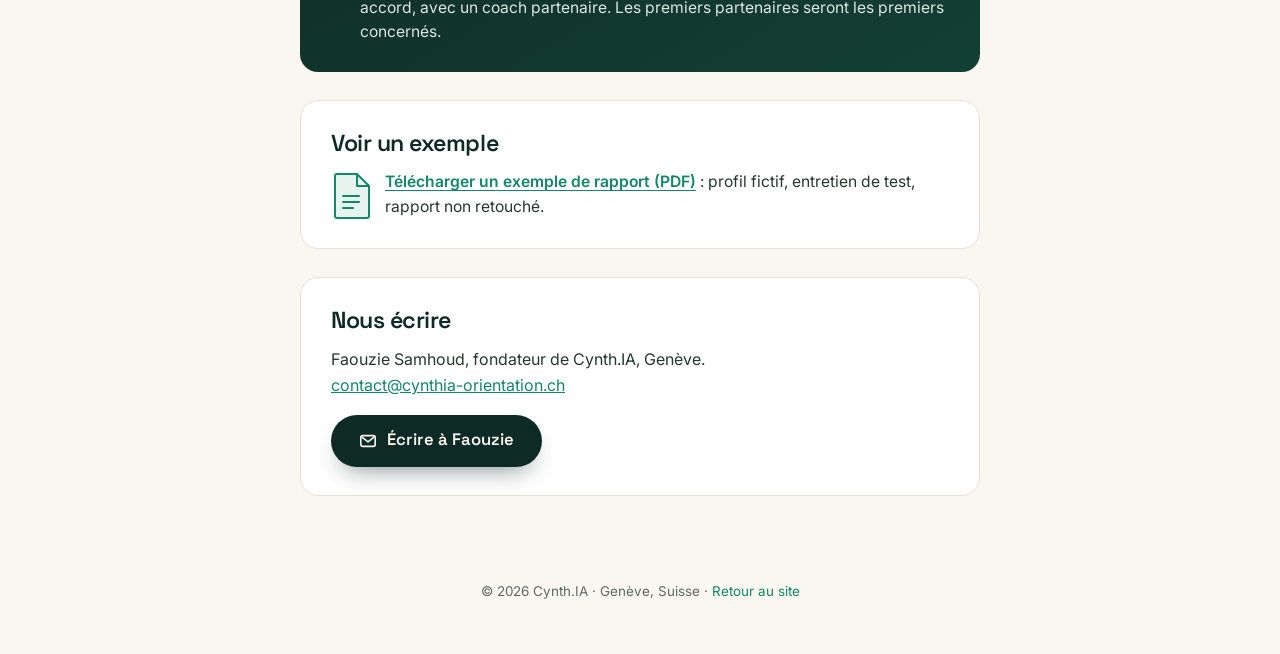
<file: pour-les-coachs.html>
<!DOCTYPE html>
<html lang="fr">
<head>
<meta charset="utf-8">
<meta name="viewport" content="width=device-width,initial-scale=1">
<title>Pour les coachs et conseillers en orientation · Cynth.IA</title>
<meta name="description" content="Vous accompagnez la personne. Cynthia apporte la réalité suisse de chaque piste. Devenir partenaire fondateur : 5 rapports offerts pour essayer avec vos clients.">
<link rel="canonical" href="https://cynthia-orientation.ch/pour-les-coachs.html">
<meta property="og:title" content="Pour les coachs et conseillers en orientation · Cynth.IA">
<meta property="og:description" content="Vous accompagnez la personne. Cynthia apporte la réalité suisse de chaque piste. Devenir partenaire fondateur : 5 rapports offerts pour essayer avec vos clients.">
<meta property="og:type" content="website">
<meta property="og:url" content="https://cynthia-orientation.ch/pour-les-coachs.html">
<meta property="og:image" content="https://cynthia-orientation.ch/og.png">
<meta property="og:image:width" content="1200">
<meta property="og:image:height" content="630">
<meta property="og:locale" content="fr_CH">
<meta name="twitter:card" content="summary_large_image">
<meta name="twitter:image" content="https://cynthia-orientation.ch/og.png">
<link rel="icon" href="data:image/svg+xml,%3Csvg xmlns='http://www.w3.org/2000/svg' viewBox='0 0 64 64'%3E%3Ccircle cx='32' cy='32' r='32' fill='%230E2A24'/%3E%3Cpath d='M32 10 Q33.8 30 54 32 Q33.8 34 32 54 Q30.2 34 10 32 Q30.2 30 32 10 Z' fill='%23FAF6F0'/%3E%3Cpath d='M32 10 Q33.8 30 54 32 Q33.8 30 32 10 Z' fill='%233EE0AE'/%3E%3C/svg%3E">
<link rel="preconnect" href="https://fonts.googleapis.com">
<link rel="preconnect" href="https://fonts.gstatic.com" crossorigin>
<link href="https://fonts.googleapis.com/css2?family=Space+Grotesk:wght@500;600;700&family=Inter:wght@400;500;600&display=fallback" rel="stylesheet">
<link rel="stylesheet" href="pages.css">
</head>
<body>

<header class="top">
  <div class="wrap">
    <div class="brandrow">
      <a class="brand" href="index.html" aria-label="Cynth.IA, accueil">Cynth<span class="star"></span><span class="ia">IA</span></a>
      <a class="backlink" href="index.html">Retour au site</a>
    </div>
    <h1>Pour les coachs et conseillers en orientation</h1>
    <p class="lead">Vous accompagnez la personne. Cynthia apporte la réalité suisse de chaque piste.</p>
  </div>
</header>

<main class="wrap">

  <section class="carte">
    <h2>Ce que fait Cynthia</h2>
    <p>Avant ou entre vos séances, votre client fait un entretien d'environ 20&nbsp;minutes avec Cynthia, une IA spécialisée dans une seule chose&nbsp;: l'orientation des adultes en Suisse romande. Elle ne part pas d'un test, mais de ce qu'il a déjà vécu. Elle lui fait raconter des moments précis, puis relie ses propres mots aux métiers d'ici. Il garde ensuite un rapport&nbsp;:</p>
    <ul class="puces">
      <li>des métiers proposés pour lui, avec ce que serait son quotidien&nbsp;;</li>
      <li>le salaire en Suisse, avec sa source quand elle existe (orientation.ch, jobs.ch)&nbsp;;</li>
      <li>la formation qui mène à chaque métier, et les aides de son canton&nbsp;;</li>
      <li>un plan sur six mois et un premier pas qu'il a choisi lui-même.</li>
    </ul>
  </section>

  <section class="carte">
    <h2>Ce que Cynthia ne fait pas</h2>
    <ul class="puces non">
      <li>Elle ne remplace pas votre accompagnement&nbsp;: le sens, le doute, la décision restent avec vous.</li>
      <li>Elle ne fait pas de test de personnalité et ne pose aucun diagnostic.</li>
      <li>Elle ne promet aucun emploi.</li>
      <li>Elle ne vous transmet rien sans lui&nbsp;: la conversation n'est gardée nulle part chez nous, et c'est votre client qui choisit de vous montrer son rapport.</li>
    </ul>
  </section>

  <section class="carte">
    <h2>Ce que vous y gagnez</h2>
    <ul class="puces">
      <li>Des séances plus riches&nbsp;: vous partez des mots de votre client et de pistes déjà chiffrées pour la Suisse.</li>
      <li>Des réponses concrètes aux questions qui reviennent&nbsp;: «&nbsp;combien je gagnerais&nbsp;?&nbsp;», «&nbsp;quelle formation&nbsp;?&nbsp;», «&nbsp;qui peut m'aider dans mon canton&nbsp;?&nbsp;».</li>
      <li>Un document que votre client garde et relit entre deux séances.</li>
    </ul>
  </section>

  <section class="offre">
    <h2>Devenir partenaire fondateur</h2>
    <ul class="puces">
      <li><strong>5 rapports offerts</strong> pour essayer avec vos clients&nbsp;: vous recevez un code à leur donner.</li>
      <li>Ensuite, si vous continuez&nbsp;: <strong>35&nbsp;CHF par rapport</strong>, par pack de 10.</li>
      <li class="chantier"><strong>En construction&nbsp;:</strong> quand une personne qui a fait son entretien souhaite un accompagnement humain, nous voulons pouvoir la mettre en relation, avec son accord, avec un coach partenaire. Les premiers partenaires seront les premiers concernés.</li>
    </ul>
  </section>

  <section class="carte">
    <h2>Voir un exemple</h2>
    <div class="exemple">
      <svg viewBox="0 0 40 48" aria-hidden="true" focusable="false"><path d="M6 2h20l12 12v30a2 2 0 0 1-2 2H6a2 2 0 0 1-2-2V4a2 2 0 0 1 2-2z" fill="#E7F4EE" stroke="#12876A" stroke-width="2"/><path d="M26 2v12h12" fill="none" stroke="#12876A" stroke-width="2" stroke-linejoin="round"/><path d="M12 24h16M12 30h16M12 36h10" stroke="#12876A" stroke-width="2" stroke-linecap="round"/></svg>
      <p><a href="exemple-rapport-profil-fictif.pdf" download type="application/pdf">Télécharger un exemple de rapport (PDF)</a>&nbsp;: profil fictif, entretien de test, rapport non retouché.</p>
    </div>
  </section>

  <section class="carte ecrire">
    <h2>Nous écrire</h2>
    <p>Faouzie Samhoud, fondateur de Cynth.IA, Genève.<br>
      <a href="mailto:contact@cynthia-orientation.ch?subject=Partenaire%20coach">contact@cynthia-orientation.ch</a></p>
    <a class="btn" href="mailto:contact@cynthia-orientation.ch?subject=Partenaire%20coach"><svg viewBox="0 0 20 20" aria-hidden="true" focusable="false"><rect x="2" y="4" width="16" height="12" rx="2" fill="none" stroke="currentColor" stroke-width="1.8"/><path d="M3 5.5l7 5.5 7-5.5" fill="none" stroke="currentColor" stroke-width="1.8" stroke-linejoin="round"/></svg>Écrire à Faouzie</a>
  </section>

</main>

<div class="foot">
  © 2026 Cynth.IA · Genève, Suisse ·
  <a href="index.html">Retour au site</a>
</div>

</body>
</html>
</file>
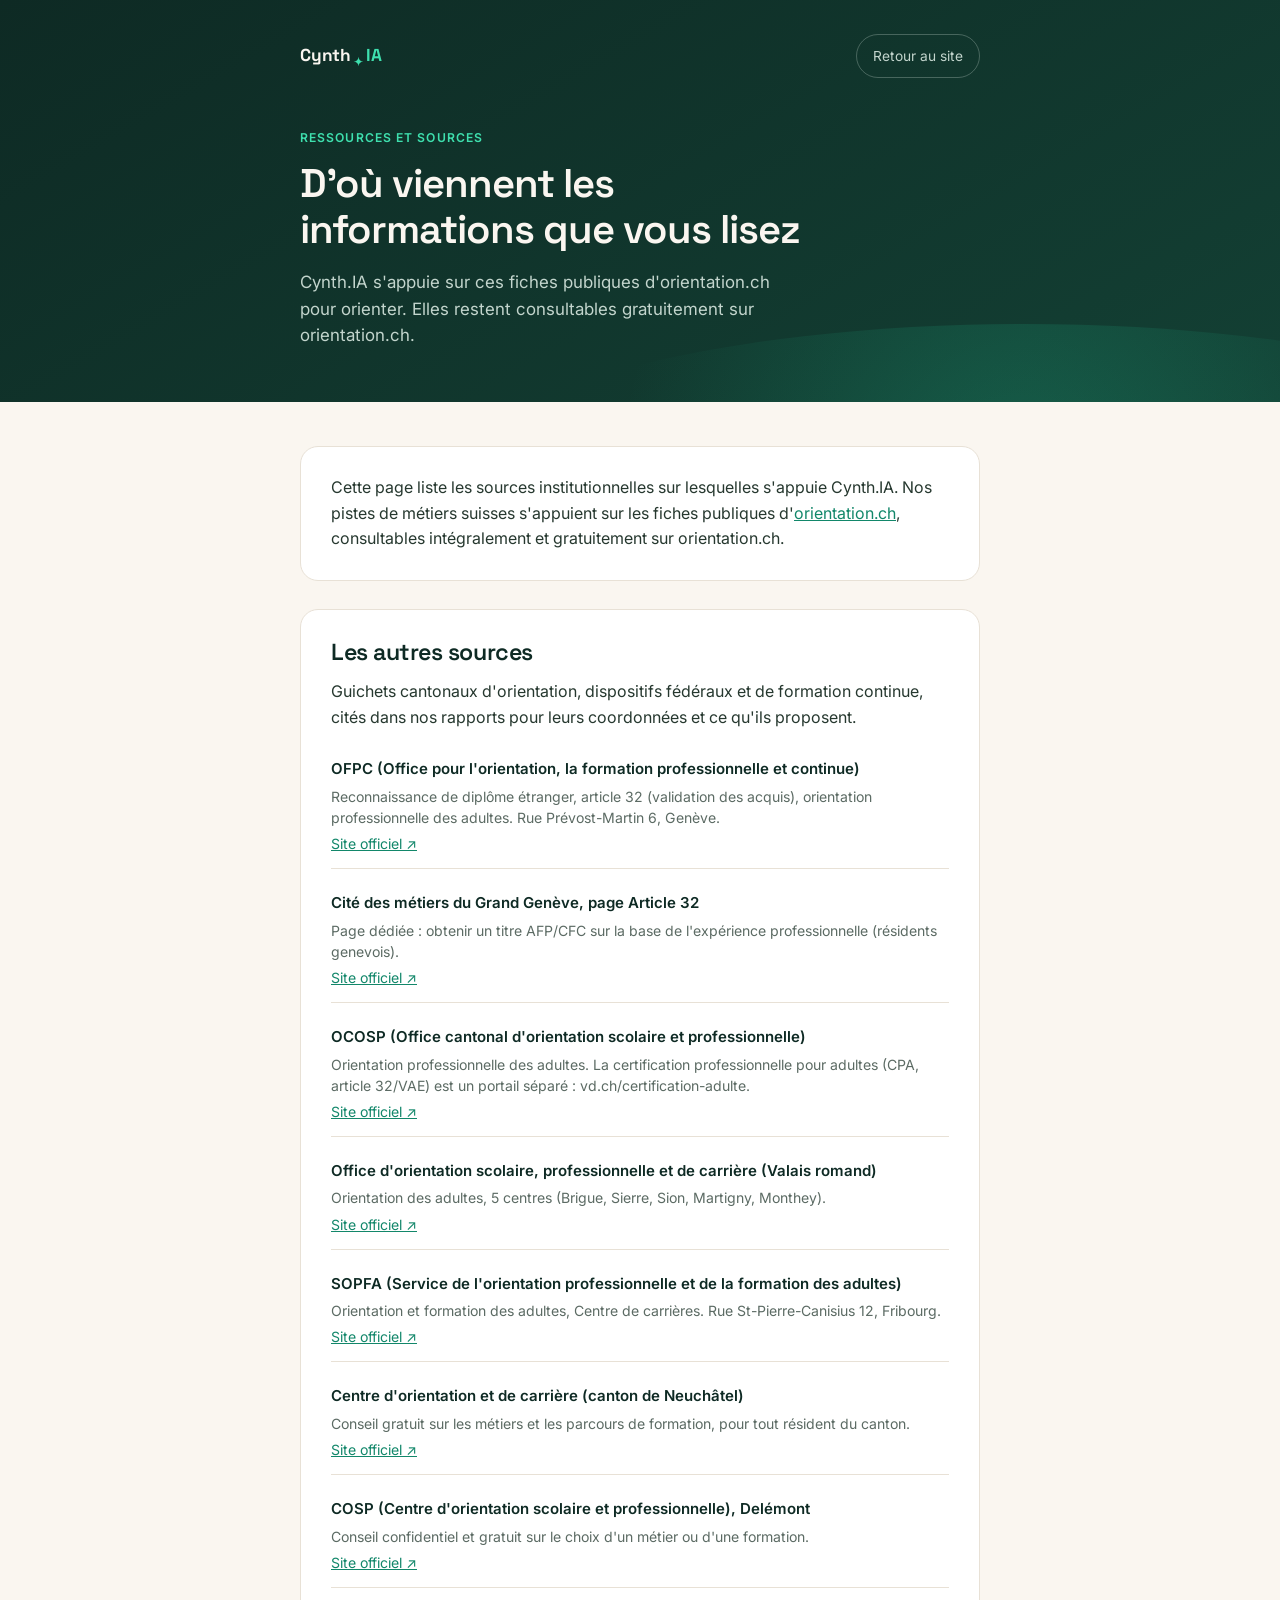
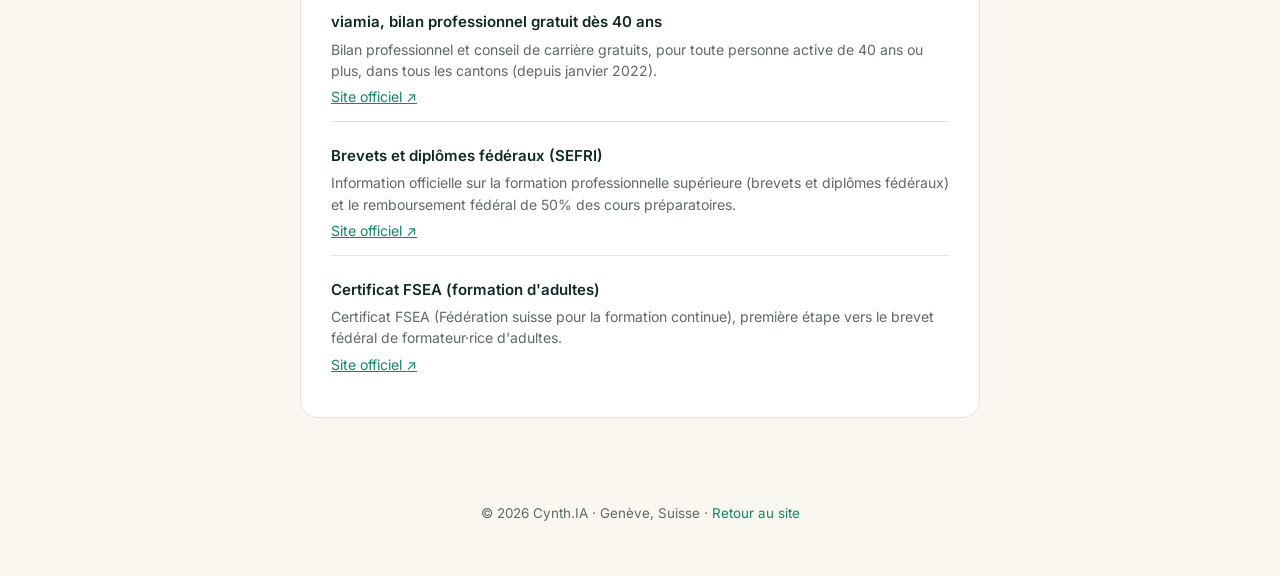
<file: ressources.html>
<!DOCTYPE html>
<html lang="fr">
<head>
<meta charset="utf-8">
<meta name="viewport" content="width=device-width,initial-scale=1">

<title>Ressources et sources · Cynth.IA</title>
<meta name="description" content="D'où viennent les informations utilisées par Cynth.IA : les fiches métiers d'orientation.ch et les guichets officiels suisses, avec un lien vers chaque source.">
<link rel="canonical" href="https://cynthia-orientation.ch/ressources.html">

<meta property="og:title" content="Ressources et sources · Cynth.IA">
<meta property="og:description" content="D'où viennent les informations utilisées par Cynth.IA : les fiches métiers d'orientation.ch et les guichets officiels suisses, avec un lien vers chaque source.">
<meta property="og:type" content="website">
<meta property="og:url" content="https://cynthia-orientation.ch/ressources.html">
<meta property="og:image" content="https://cynthia-orientation.ch/og.png">
<meta property="og:image:width" content="1200">
<meta property="og:image:height" content="630">
<meta property="og:locale" content="fr_CH">
<meta name="twitter:card" content="summary_large_image">
<meta name="twitter:image" content="https://cynthia-orientation.ch/og.png">
<link rel="icon" href="data:image/svg+xml,%3Csvg xmlns='http://www.w3.org/2000/svg' viewBox='0 0 64 64'%3E%3Ccircle cx='32' cy='32' r='32' fill='%230E2A24'/%3E%3Cpath d='M32 10 Q33.8 30 54 32 Q33.8 34 32 54 Q30.2 34 10 32 Q30.2 30 32 10 Z' fill='%23FAF6F0'/%3E%3Cpath d='M32 10 Q33.8 30 54 32 Q33.8 30 32 10 Z' fill='%233EE0AE'/%3E%3C/svg%3E">
<link rel="preconnect" href="https://fonts.googleapis.com">
<link rel="preconnect" href="https://fonts.gstatic.com" crossorigin>
<link href="https://fonts.googleapis.com/css2?family=Space+Grotesk:wght@500;600;700&family=Inter:wght@400;500;600&display=fallback" rel="stylesheet">
<link rel="stylesheet" href="pages.css">
</head>
<body>

<header class="top">
  <div class="wrap">
    <div class="brandrow">
      <a class="brand" href="index.html">Cynth<span class="star"></span><span class="ia">IA</span></a>
      <a class="backlink" href="index.html">Retour au site</a>
    </div>
    <div class="eyebrow">Ressources et sources</div>
    <h1>D'où viennent les informations que vous lisez</h1>
    <p class="lead">Cynth.IA s'appuie sur ces fiches publiques d'orientation.ch pour orienter. Elles restent consultables gratuitement sur orientation.ch.</p>
  </div>
</header>

<main class="wrap">

  <section class="carte">
    <p>Cette page liste les sources institutionnelles sur lesquelles s'appuie Cynth.IA. Nos pistes de métiers suisses s'appuient sur les fiches publiques d'<a href="https://orientation.ch" target="_blank" rel="noopener">orientation.ch</a>, consultables intégralement et gratuitement sur orientation.ch.</p>
  </section>

  <section class="carte">
    <h2>Les autres sources</h2>
    <p>Guichets cantonaux d'orientation, dispositifs fédéraux et de formation continue, cités dans nos rapports pour leurs coordonnées et ce qu'ils proposent.</p>
<ul class="mlist src">
  <li><span class="t">OFPC (Office pour l'orientation, la formation professionnelle et continue)</span><span class="d">Reconnaissance de diplôme étranger, article 32 (validation des acquis), orientation professionnelle des adultes. Rue Prévost-Martin 6, Genève.</span> <a href="https://www.ge.ch/organisation/direction-generale-office-orientation-formation-professionnelle-continue" target="_blank" rel="noopener">Site officiel ↗</a></li>
  <li><span class="t">Cité des métiers du Grand Genève, page Article 32</span><span class="d">Page dédiée : obtenir un titre AFP/CFC sur la base de l'expérience professionnelle (résidents genevois).</span> <a href="https://www.citedesmetiers.ch/thematiques/certification-pour-adulte/obtenir-un-titre-afp-cfc-sur-la-base-de-votre-experience-professionnelle/" target="_blank" rel="noopener">Site officiel ↗</a></li>
  <li><span class="t">OCOSP (Office cantonal d'orientation scolaire et professionnelle)</span><span class="d">Orientation professionnelle des adultes. La certification professionnelle pour adultes (CPA, article 32/VAE) est un portail séparé : vd.ch/certification-adulte.</span> <a href="https://www.vd.ch/def/dgep/ocosp" target="_blank" rel="noopener">Site officiel ↗</a></li>
  <li><span class="t">Office d'orientation scolaire, professionnelle et de carrière (Valais romand)</span><span class="d">Orientation des adultes, 5 centres (Brigue, Sierre, Sion, Martigny, Monthey).</span> <a href="https://www.vs.ch/web/osp" target="_blank" rel="noopener">Site officiel ↗</a></li>
  <li><span class="t">SOPFA (Service de l'orientation professionnelle et de la formation des adultes)</span><span class="d">Orientation et formation des adultes, Centre de carrières. Rue St-Pierre-Canisius 12, Fribourg.</span> <a href="https://www.fr.ch/dfac/sopfa" target="_blank" rel="noopener">Site officiel ↗</a></li>
  <li><span class="t">Centre d'orientation et de carrière (canton de Neuchâtel)</span><span class="d">Conseil gratuit sur les métiers et les parcours de formation, pour tout résident du canton.</span> <a href="https://www.ne.ch/themes/scolarite-et-formation/orientation-et-carriere" target="_blank" rel="noopener">Site officiel ↗</a></li>
  <li><span class="t">COSP (Centre d'orientation scolaire et professionnelle), Delémont</span><span class="d">Conseil confidentiel et gratuit sur le choix d'un métier ou d'une formation.</span> <a href="https://www.jura.ch/cos" target="_blank" rel="noopener">Site officiel ↗</a></li>
  <li><span class="t">viamia, bilan professionnel gratuit dès 40 ans</span><span class="d">Bilan professionnel et conseil de carrière gratuits, pour toute personne active de 40 ans ou plus, dans tous les cantons (depuis janvier 2022).</span> <a href="https://viamia.ch/fr/" target="_blank" rel="noopener">Site officiel ↗</a></li>
  <li><span class="t">Brevets et diplômes fédéraux (SEFRI)</span><span class="d">Information officielle sur la formation professionnelle supérieure (brevets et diplômes fédéraux) et le remboursement fédéral de 50% des cours préparatoires.</span> <a href="https://www.sbfi.admin.ch/fr/formation-professionnelle-superieure" target="_blank" rel="noopener">Site officiel ↗</a></li>
  <li><span class="t">Certificat FSEA (formation d'adultes)</span><span class="d">Certificat FSEA (Fédération suisse pour la formation continue), première étape vers le brevet fédéral de formateur·rice d'adultes.</span> <a href="https://www.alice.ch/fr/" target="_blank" rel="noopener">Site officiel ↗</a></li>
</ul>
  </section>

</main>

<div class="foot">
  © 2026 Cynth.IA · Genève, Suisse ·
  <a href="index.html">Retour au site</a>
</div>

</body>
</html>
</file>
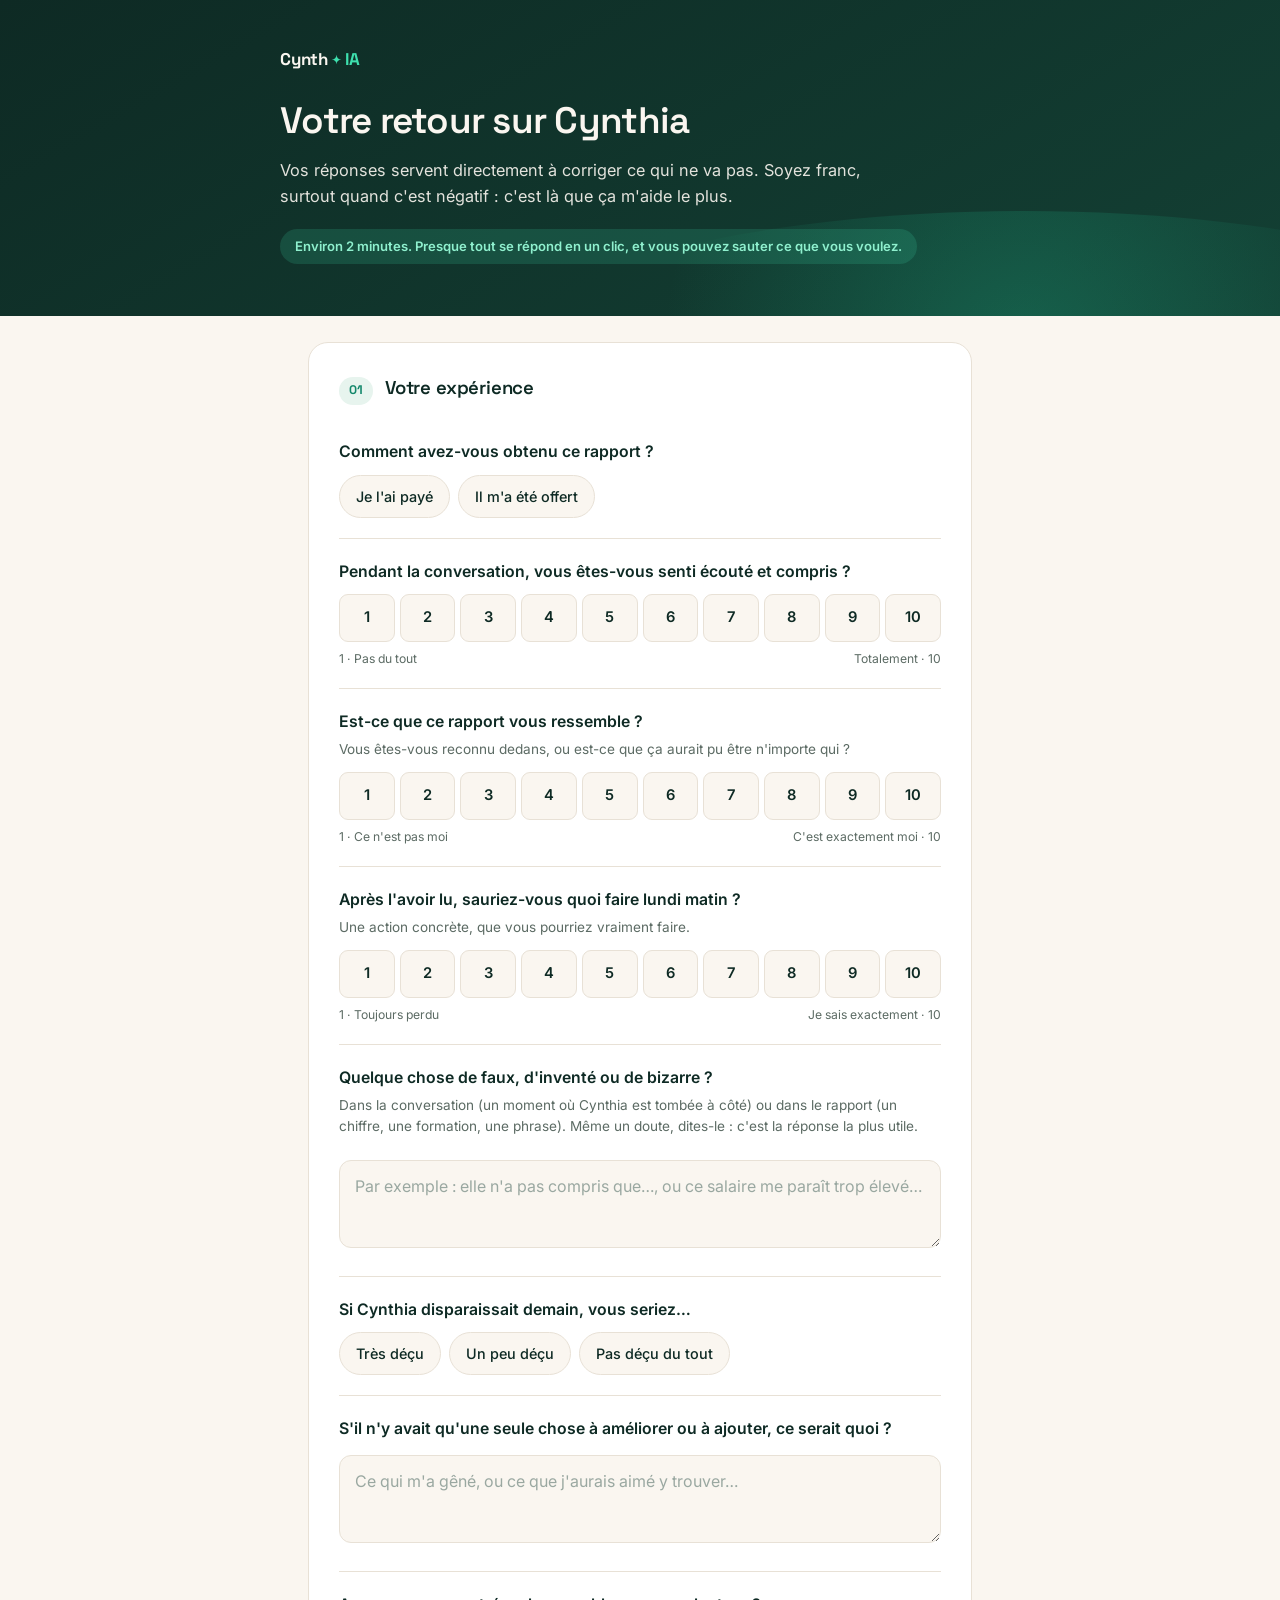
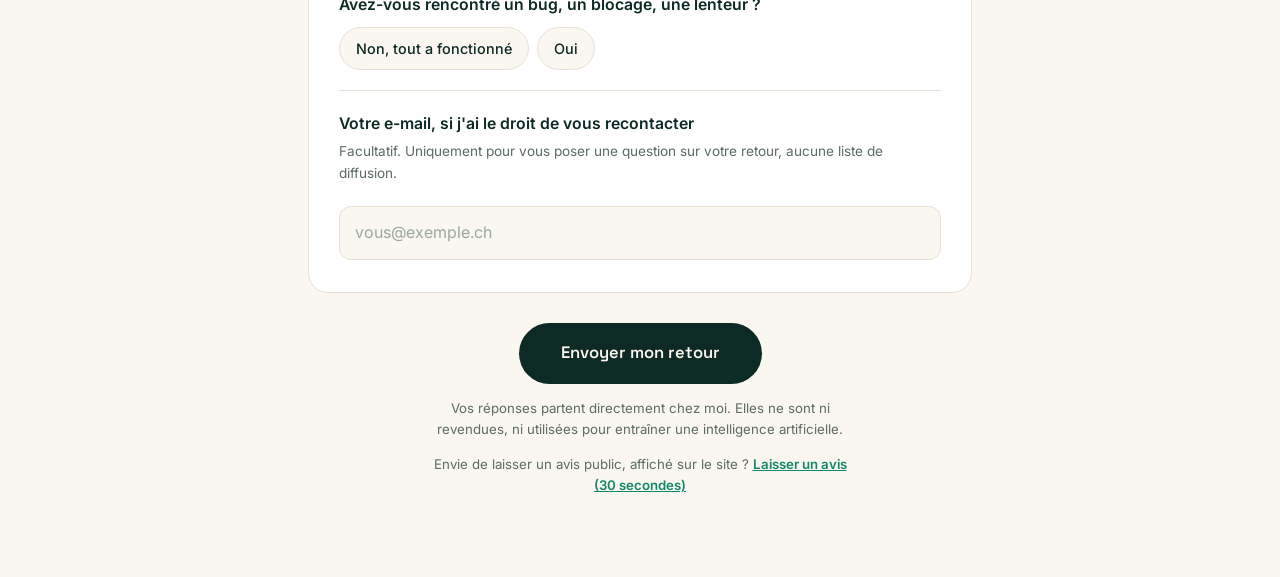
<file: retour.html>
<!DOCTYPE html>
<html lang="fr">
<head>
<meta charset="utf-8">
<meta name="viewport" content="width=device-width,initial-scale=1">
<meta name="robots" content="noindex,nofollow">
<title>Votre retour sur Cynth.IA</title>
<link rel="icon" href="data:image/svg+xml,%3Csvg xmlns='http://www.w3.org/2000/svg' viewBox='0 0 64 64'%3E%3Ccircle cx='32' cy='32' r='32' fill='%230E2A24'/%3E%3Cpath d='M32 10 Q33.8 30 54 32 Q33.8 34 32 54 Q30.2 34 10 32 Q30.2 30 32 10 Z' fill='%23FAF6F0'/%3E%3Cpath d='M32 10 Q33.8 30 54 32 Q33.8 30 32 10 Z' fill='%233EE0AE'/%3E%3C/svg%3E">
<link rel="preconnect" href="https://fonts.googleapis.com">
<link rel="preconnect" href="https://fonts.gstatic.com" crossorigin>
<link href="https://fonts.googleapis.com/css2?family=Space+Grotesk:wght@500;600;700&family=Inter:wght@400;500;600&display=swap" rel="stylesheet">
<style>
:root{
  --cream:#FAF6F0; --cream2:#F1E9DC;
  --ink:#0E2A24; --muted:#5C6B64;
  --emerald:#1FB488; --emerald-d:#12876A; --emerald-soft:#E7F4EE;
  --coral:#FF6F5E; --coral-soft:#FFE9E4;
  --line:#E8E1D6;
}
*{margin:0;padding:0;box-sizing:border-box}
html{scroll-behavior:smooth}
body{
  background:var(--cream);color:var(--ink);
  font-family:'Inter',-apple-system,BlinkMacSystemFont,sans-serif;
  line-height:1.6;-webkit-font-smoothing:antialiased;
  padding:0 0 80px;
}


.top{
  background:linear-gradient(150deg,#0E2A24,#134034);
  color:var(--cream);padding:46px 28px 52px;position:relative;overflow:hidden;
}
.top::after{
  content:"";position:absolute;inset:auto -20% -55% 40%;
  height:280px;border-radius:50%;
  background:radial-gradient(circle,rgba(31,180,136,.30),transparent 68%);
}
.top .in{max-width:720px;margin:0 auto;position:relative;z-index:1}
.brand{
  font-family:'Space Grotesk';font-weight:700;font-size:1.06rem;
  display:flex;align-items:center;gap:2px;margin-bottom:26px;letter-spacing:-.01em;
}
.brand .star{
  width:11px;height:11px;margin:0 1px;display:inline-block;
  background:url("data:image/svg+xml,%3Csvg xmlns='http://www.w3.org/2000/svg' viewBox='0 0 64 64'%3E%3Cpath d='M32 4 Q34 30 60 32 Q34 34 32 60 Q30 34 4 32 Q30 30 32 4 Z' fill='%233EE0AE'/%3E%3C/svg%3E") center/contain no-repeat;
}
.brand .ia{color:#3EE0AE}
.top h1{
  font-family:'Space Grotesk';font-weight:600;
  font-size:clamp(1.6rem,4.6vw,2.3rem);line-height:1.2;
  letter-spacing:-.02em;margin-bottom:14px;
}
.top p{font-size:1.02rem;opacity:.9;max-width:60ch}
.top .dur{
  display:inline-block;margin-top:20px;font-size:.82rem;font-weight:600;
  background:rgba(62,224,174,.16);color:#8FF0CE;
  padding:7px 15px;border-radius:100px;
}


main{max-width:720px;margin:0 auto;padding:0 28px}
.sec{
  background:#fff;border:1px solid var(--line);border-radius:20px;
  padding:30px 30px 12px;margin-top:26px;
}
.sec > .hd{
  display:flex;align-items:baseline;gap:12px;
  padding-bottom:8px;margin-bottom:6px;
}
.sec .num{
  font-family:'Space Grotesk';font-weight:700;font-size:.78rem;
  color:var(--emerald-d);background:var(--emerald-soft);
  padding:4px 10px;border-radius:100px;flex:none;
}
.sec h2{font-family:'Space Grotesk';font-weight:600;font-size:1.16rem;letter-spacing:-.01em}
.sec .hint{font-size:.87rem;color:var(--muted);margin:-2px 0 4px}

.q{padding:20px 0;border-top:1px solid var(--line)}
.sec .hd + .q{border-top:0}
.q > label,.q .lab{display:block;font-weight:600;font-size:.99rem;margin-bottom:4px}
.q .sub{font-size:.85rem;color:var(--muted);margin-bottom:12px}
.q .req{color:var(--coral);font-weight:700}


.scale{margin-top:10px}
.scale .row{display:flex;gap:5px;flex-wrap:wrap}
.scale button{
  font:inherit;cursor:pointer;flex:1;min-width:34px;
  padding:11px 0;font-weight:600;font-size:.92rem;
  background:var(--cream);border:1px solid var(--line);border-radius:9px;
  color:var(--ink);transition:transform .16s cubic-bezier(.34,1.3,.5,1),background .16s,border-color .16s,color .16s;
}
.scale button:hover{transform:translateY(-2px);border-color:var(--emerald)}
.scale button[aria-pressed="true"]{
  background:var(--emerald);border-color:var(--emerald);color:#fff;
}
.scale .ends{
  display:flex;justify-content:space-between;
  font-size:.76rem;color:var(--muted);margin-top:7px;
}


.opts{display:flex;flex-wrap:wrap;gap:8px;margin-top:10px}
.opts button{
  font:inherit;cursor:pointer;
  padding:9px 16px;font-size:.9rem;font-weight:500;
  background:var(--cream);border:1px solid var(--line);border-radius:100px;
  color:var(--ink);transition:transform .16s cubic-bezier(.34,1.3,.5,1),background .16s,border-color .16s,color .16s;
}
.opts button:hover{transform:translateY(-2px);border-color:var(--emerald)}
.opts button[aria-pressed="true"]{
  background:var(--emerald);border-color:var(--emerald);color:#fff;font-weight:600;
}
.opts.warm button[aria-pressed="true"]{background:var(--coral);border-color:var(--coral)}


textarea,input[type=text],input[type=email]{
  font:inherit;width:100%;margin-top:10px;
  background:var(--cream);border:1px solid var(--line);border-radius:12px;
  padding:13px 15px;color:var(--ink);resize:vertical;
}
textarea{min-height:88px;line-height:1.55}
textarea:focus,input:focus{outline:none;border-color:var(--emerald);background:#fff}
textarea::placeholder,input::placeholder{color:#9AA8A1}


.end{margin-top:30px;text-align:center}
.send{
  font:inherit;cursor:pointer;font-family:'Space Grotesk';
  font-weight:600;font-size:1.04rem;
  background:var(--ink);color:var(--cream);border:0;border-radius:100px;
  padding:17px 42px;
  transition:transform .18s cubic-bezier(.34,1.3,.5,1),background .18s;
}
.send:hover{transform:translateY(-2px);background:#134034}
.send:active{transform:translateY(0)}
.send:disabled{opacity:.55;cursor:default;transform:none}
.end .avis-pub a{color:var(--emerald-d);font-weight:600}
.end .note{font-size:.83rem;color:var(--muted);margin-top:14px;max-width:52ch;margin-inline:auto}
.err{
  display:none;margin-top:16px;background:var(--coral-soft);
  border:1px solid #F5C4BC;border-radius:12px;padding:14px 16px;font-size:.9rem;
}
.err.on{display:block}
.err b{display:block;margin-bottom:4px}


.merci{display:none;text-align:center;padding:70px 28px}
.merci.on{display:block}
.merci .ic{
  width:66px;height:66px;margin:0 auto 22px;border-radius:50%;
  background:var(--emerald-soft);color:var(--emerald-d);
  display:flex;align-items:center;justify-content:center;font-size:1.9rem;
}
.merci h2{font-family:'Space Grotesk';font-weight:600;font-size:1.5rem;margin-bottom:12px}
.merci p{color:var(--muted);max-width:46ch;margin:0 auto}

.sauv{
  position:fixed;left:50%;bottom:22px;transform:translate(-50%,90px);
  background:var(--ink);color:var(--cream);font-size:.83rem;
  padding:10px 18px;border-radius:100px;opacity:0;
  transition:transform .35s cubic-bezier(.34,1.2,.5,1),opacity .35s;
  pointer-events:none;z-index:9;
}
.sauv.on{transform:translate(-50%,0);opacity:1}

@media (max-width:560px){
  .sec{padding:24px 20px 10px;border-radius:16px}
  main{padding:0 16px}
  .top{padding:34px 20px 42px}
  .scale button{min-width:0;padding:11px 0;font-size:.86rem}
}
@media (prefers-reduced-motion:reduce){
  *{transition:none!important;animation:none!important}
}
</style>
</head>
<body>

<header class="top">
  <div class="in">
    <div class="brand">Cynth<span class="star"></span><span class="ia">IA</span></div>
    <h1>Votre retour sur Cynthia</h1>
    <p>Vos réponses servent directement à corriger ce qui ne va pas. Soyez franc, surtout quand c'est négatif : c'est là que ça m'aide le plus.</p>
    <div class="dur">Environ 2 minutes. Presque tout se répond en un clic, et vous pouvez sauter ce que vous voulez.</div>
  </div>
</header>

<main id="form">

  <section class="sec">
    <div class="hd"><span class="num">01</span><h2>Votre expérience</h2></div>

    <div class="q">
      <span class="lab">Comment avez-vous obtenu ce rapport ?</span>
      <div class="opts" data-champ="acquisition">
        <button type="button">Je l'ai payé</button>
        <button type="button">Il m'a été offert</button>
      </div>
    </div>

    <div class="q" data-scale="ecoute"
         data-lab="Pendant la conversation, vous êtes-vous senti écouté et compris ?"
         data-g="Pas du tout" data-d="Totalement"></div>

    <div class="q" data-scale="ressemble"
         data-lab="Est-ce que ce rapport vous ressemble ?"
         data-sub="Vous êtes-vous reconnu dedans, ou est-ce que ça aurait pu être n'importe qui ?"
         data-g="Ce n'est pas moi" data-d="C'est exactement moi"></div>

    <div class="q" data-scale="lundi"
         data-lab="Après l'avoir lu, sauriez-vous quoi faire lundi matin ?"
         data-sub="Une action concrète, que vous pourriez vraiment faire."
         data-g="Toujours perdu" data-d="Je sais exactement"></div>

    <div class="q">
      <label for="faux">Quelque chose de faux, d'inventé ou de bizarre ?</label>
      <div class="sub">Dans la conversation (un moment où Cynthia est tombée à côté) ou dans le rapport (un chiffre, une formation, une phrase). Même un doute, dites-le : c'est la réponse la plus utile.</div>
      <textarea id="faux" data-champ="erreurs" placeholder="Par exemple : elle n'a pas compris que…, ou ce salaire me paraît trop élevé…"></textarea>
    </div>

    <div class="q">
      <span class="lab">Si Cynthia disparaissait demain, vous seriez…</span>
      <div class="opts" data-champ="disparition">
        <button type="button">Très déçu</button>
        <button type="button">Un peu déçu</button>
        <button type="button">Pas déçu du tout</button>
      </div>
    </div>

    <div class="q">
      <label for="priorite">S'il n'y avait qu'une seule chose à améliorer ou à ajouter, ce serait quoi ?</label>
      <textarea id="priorite" data-champ="priorite" placeholder="Ce qui m'a gêné, ou ce que j'aurais aimé y trouver…"></textarea>
    </div>

    <div class="q">
      <span class="lab">Avez-vous rencontré un bug, un blocage, une lenteur ?</span>
      <div class="opts warm" data-champ="bug_oui">
        <button type="button">Non, tout a fonctionné</button>
        <button type="button">Oui</button>
      </div>
      <textarea id="bug" hidden data-champ="bug_detail" placeholder="Racontez ce qui s'est passé et à quel moment…"></textarea>
    </div>

    <div class="q">
      <label for="mail">Votre e-mail, si j'ai le droit de vous recontacter</label>
      <div class="sub">Facultatif. Uniquement pour vous poser une question sur votre retour, aucune liste de diffusion.</div>
      <input type="email" id="mail" data-champ="email" placeholder="vous@exemple.ch" autocomplete="email">
    </div>
  </section>

  <div class="end">
    <button class="send" id="envoyer" type="button">Envoyer mon retour</button>
    <p class="note">Vos réponses partent directement chez moi. Elles ne sont ni revendues, ni utilisées pour entraîner une intelligence artificielle.</p>
    <div class="err" id="erreur"><b>L'envoi n'a pas fonctionné.</b><span id="erreur-txt"></span></div>
    <p class="note avis-pub">Envie de laisser un avis public, affiché sur le site ? <a href="https://cynthia-orientation.ch/avis.html">Laisser un avis (30 secondes)</a></p>
  </div>
</main>

<div class="merci" id="merci">
  <div class="ic">✓</div>
  <h2>Merci, c'est reçu.</h2>
  <p>Vos réponses vont vraiment servir. Si vous avez laissé votre email, je reviendrai peut-être vers vous pour creuser un point ou deux.</p>
</div>

<div class="sauv" id="sauv">Brouillon enregistré</div>

<script>
(function(){
  'use strict';

  var WORKER = 'https://cynth-ia-proxy.fazprod12.workers.dev';
  var CLE_LOCALE = 'cynthia_retour_brouillon';
  var reponses = {};

  
  document.querySelectorAll('[data-scale]').forEach(function(bloc){
    var champ = bloc.getAttribute('data-scale');
    var html = '<span class="lab">' + bloc.getAttribute('data-lab') + '</span>';
    if (bloc.getAttribute('data-sub')) {
      html += '<div class="sub">' + bloc.getAttribute('data-sub') + '</div>';
    }
    html += '<div class="scale"><div class="row" data-champ="' + champ + '">';
    for (var n = 1; n <= 10; n++) {
      html += '<button type="button" data-val="' + n + '">' + n + '</button>';
    }
    html += '</div><div class="ends"><span>1 · ' + bloc.getAttribute('data-g') +
            '</span><span>' + bloc.getAttribute('data-d') + ' · 10</span></div></div>';
    bloc.innerHTML = html;
  });

  
  document.addEventListener('click', function(ev){
    var b = ev.target.closest('.scale .row button, .opts button');
    if (!b) return;
    var groupe = b.parentElement;
    var champ = groupe.getAttribute('data-champ');
    if (!champ) return;

    var deja = b.getAttribute('aria-pressed') === 'true';
    groupe.querySelectorAll('button').forEach(function(x){ x.setAttribute('aria-pressed','false'); });

    if (deja) {                       
      delete reponses[champ];
    } else {
      b.setAttribute('aria-pressed','true');
      reponses[champ] = b.hasAttribute('data-val')
        ? Number(b.getAttribute('data-val'))
        : b.textContent.trim();
    }
    sauver();
  });

  
  document.querySelectorAll('textarea[data-champ], input[data-champ]').forEach(function(el){
    el.addEventListener('input', function(){
      var v = el.value.trim();
      if (v) { reponses[el.getAttribute('data-champ')] = v.slice(0, 2000); }
      else   { delete reponses[el.getAttribute('data-champ')]; }
      sauverTardif();
    });
  });

  
  var minuteur = null, badge = document.getElementById('sauv');
  function sauverTardif(){ clearTimeout(minuteur); minuteur = setTimeout(sauver, 900); }
  function sauver(){
    try {
      localStorage.setItem(CLE_LOCALE, JSON.stringify(reponses));
      badge.classList.add('on');
      clearTimeout(badge._t);
      badge._t = setTimeout(function(){ badge.classList.remove('on'); }, 1400);
    } catch (e) {  }
  }

  function restaurer(){
    var brut;
    try { brut = localStorage.getItem(CLE_LOCALE); } catch (e) { return; }
    if (!brut) return;
    try { reponses = JSON.parse(brut) || {}; } catch (e) { return; }

    Object.keys(reponses).forEach(function(champ){
      var val = reponses[champ];
      var groupe = document.querySelector('[data-champ="' + champ + '"]');
      if (!groupe) return;
      if (groupe.tagName === 'TEXTAREA' || groupe.tagName === 'INPUT') {
        groupe.value = val;
        return;
      }
      groupe.querySelectorAll('button').forEach(function(b){
        var v = b.hasAttribute('data-val') ? Number(b.getAttribute('data-val')) : b.textContent.trim();
        if (v === val) b.setAttribute('aria-pressed','true');
      });
    });
  }
  restaurer();

  
  (function conditionnelles () {
    var champBug = document.getElementById('bug');
    document.addEventListener('click', function (ev) {
      var b = ev.target.closest('.opts button');
      if (!b) return;
      var champ = b.parentElement.getAttribute('data-champ');
      var choisi = b.getAttribute('aria-pressed') === 'true';
      if (champ === 'bug_oui' && champBug) {
        champBug.hidden = !(choisi && /oui/i.test(b.textContent));
      }
    });
  })();

  
  var bouton = document.getElementById('envoyer');
  var zoneErr = document.getElementById('erreur');
  var txtErr  = document.getElementById('erreur-txt');

  bouton.addEventListener('click', async function(){
    if (!Object.keys(reponses).length) {
      zoneErr.classList.add('on');
      txtErr.textContent = ' Le questionnaire est vide. Répondez au moins à une question.';
      return;
    }

    bouton.disabled = true;
    bouton.textContent = 'Envoi en cours…';
    zoneErr.classList.remove('on');

    var charge = {
      reponses: reponses,
      meta: {
        date: new Date().toISOString(),
        ecran: window.innerWidth + 'x' + window.innerHeight,
        langue: navigator.language || ''
      }
    };

    try {
      var r = await fetch(WORKER + '/retour', {
        method: 'POST',
        headers: { 'Content-Type': 'application/json' },
        body: JSON.stringify(charge)
      });
      if (!r.ok) throw new Error('statut ' + r.status);

      try { localStorage.removeItem(CLE_LOCALE); } catch (e) {}
      document.getElementById('form').style.display = 'none';
      document.querySelector('.end').style.display = 'none';
      document.getElementById('merci').classList.add('on');
      window.scrollTo({ top: 0, behavior: 'smooth' });

    } catch (e) {
      bouton.disabled = false;
      bouton.textContent = 'Réessayer l’envoi';
      zoneErr.classList.add('on');
      txtErr.innerHTML = ' Vos réponses sont conservées sur cet appareil, rien n’est perdu. ' +
        'Réessayez dans un instant, ou <a id="parmail" href="#">envoyez-les par email</a>.';
      var lien = document.getElementById('parmail');
      if (lien) {
        lien.addEventListener('click', function(e2){
          e2.preventDefault();
          var corps = Object.keys(reponses).map(function(k){
            return k + ' : ' + reponses[k];
          }).join('\n\n');
          window.location.href = 'mailto:faouzi.samhoud@mail.ch'
            + '?subject=' + encodeURIComponent('Retour test Cynth.IA')
            + '&body=' + encodeURIComponent(corps);
        });
      }
    }
  });
})();
</script>
</body>
</html>
</file>
<file: pages.css>
:root{
  --cream:#FAF6F0; --cream2:#F1E9DC;
  --ink:#0E2A24; --ink2:#134034; --muted:#5C6B64;
  --emerald:#1FB488; --emerald-d:#12876A; --emerald-soft:#E7F4EE;
  --coral-soft:#FFE9E4;
  --line:#E8E1D6; --white:#FFFFFF;
  --portrait:url('faouzi.jpg');
}
*{margin:0;padding:0;box-sizing:border-box}
html{-webkit-text-size-adjust:100%}
body{
  background:var(--cream);color:var(--ink);
  font-family:'Inter',-apple-system,BlinkMacSystemFont,sans-serif;
  line-height:1.6;-webkit-font-smoothing:antialiased;
}
.wrap{max-width:720px;margin:0 auto;padding:0 20px}

.top{
  background:linear-gradient(150deg,var(--ink),var(--ink2));
  color:var(--cream);padding:24px 0 40px;position:relative;overflow:hidden;
}
.top::after{
  content:"";position:absolute;inset:auto -25% -60% 35%;
  height:320px;border-radius:50%;
  background:radial-gradient(circle,rgba(31,180,136,.28),transparent 68%);
}
.top .wrap{position:relative;z-index:1}
.brandrow{display:flex;align-items:center;justify-content:space-between;margin-bottom:34px;gap:12px}
.brand{
  font-family:'Space Grotesk';font-weight:700;font-size:1.08rem;
  display:flex;align-items:center;gap:1px;letter-spacing:-.01em;color:var(--cream);
  text-decoration:none;padding:8px 0;
}
.brand .star{
  width:11px;height:11px;margin:0 1px 3px;display:inline-block;align-self:flex-end;
  background:url("data:image/svg+xml,%3Csvg xmlns='http://www.w3.org/2000/svg' viewBox='0 0 64 64'%3E%3Cpath d='M32 4 Q34 30 60 32 Q34 34 32 60 Q30 34 4 32 Q30 30 32 4 Z' fill='%233EE0AE'/%3E%3C/svg%3E") center/contain no-repeat;
}
.brand .ia{color:#3EE0AE}
.backlink{
  display:inline-flex;align-items:center;min-height:44px;
  font-size:.86rem;color:#C3D5CD;text-decoration:none;
  border:1px solid rgba(169,189,180,.36);border-radius:100px;padding:0 16px;
  transition:border-color .18s,color .18s;white-space:nowrap;
}
.backlink:hover{border-color:#3EE0AE;color:#3EE0AE}
.eyebrow{
  display:inline-block;font-size:.76rem;font-weight:600;letter-spacing:.09em;
  text-transform:uppercase;color:#3EE0AE;margin-bottom:14px;
}
.top h1{
  font-family:'Space Grotesk';font-weight:600;
  font-size:clamp(1.6rem,6.4vw,2.5rem);line-height:1.15;
  letter-spacing:-.025em;margin-bottom:16px;max-width:20ch;
}
.top h1:last-child{margin-bottom:0}
.top .lead{font-size:1.06rem;line-height:1.55;color:#C3D5CD;max-width:46ch}

main.wrap{padding-top:28px;padding-bottom:8px}
section{margin-bottom:22px}
h2{
  font-family:'Space Grotesk';font-weight:600;
  font-size:clamp(1.2rem,4.6vw,1.45rem);line-height:1.25;
  letter-spacing:-.02em;margin-bottom:12px;
}
p{font-size:1rem;color:#26382F}
strong{font-weight:600;color:var(--ink)}
.carte{
  background:var(--white);border:1px solid var(--line);border-radius:18px;
  padding:22px 20px;
}
.carte > p{margin-bottom:14px}
.carte > p:last-child{margin-bottom:0}
.carte p a{color:var(--emerald-d);text-decoration:underline;overflow-wrap:anywhere}
.carte p a:hover{color:var(--ink)}

ul.puces{list-style:none;display:flex;flex-direction:column;gap:12px}
ul.puces li{position:relative;padding-left:30px;font-size:.98rem;line-height:1.55;color:#26382F}
ul.puces li::before{
  content:"";position:absolute;left:0;top:.18em;width:20px;height:20px;border-radius:50%;
  background:var(--emerald-soft) url("data:image/svg+xml,%3Csvg xmlns='http://www.w3.org/2000/svg' viewBox='0 0 20 20'%3E%3Cpath d='M5.5 10.4l3 3 6-6.6' fill='none' stroke='%2312876A' stroke-width='2' stroke-linecap='round' stroke-linejoin='round'/%3E%3C/svg%3E") center/20px no-repeat;
}
ul.puces.non li::before{
  background:var(--cream2) url("data:image/svg+xml,%3Csvg xmlns='http://www.w3.org/2000/svg' viewBox='0 0 20 20'%3E%3Cpath d='M6.5 10h7' fill='none' stroke='%235C6B64' stroke-width='2' stroke-linecap='round'/%3E%3C/svg%3E") center/20px no-repeat;
}

.offre{
  background:linear-gradient(150deg,var(--ink),var(--ink2));color:var(--cream);
  border-radius:18px;padding:24px 20px;
}
.offre h2{color:var(--cream)}
.offre ul.puces li{color:#DCE7E1}
.offre ul.puces li::before{
  background:rgba(62,224,174,.16) url("data:image/svg+xml,%3Csvg xmlns='http://www.w3.org/2000/svg' viewBox='0 0 20 20'%3E%3Cpath d='M5.5 10.4l3 3 6-6.6' fill='none' stroke='%233EE0AE' stroke-width='2' stroke-linecap='round' stroke-linejoin='round'/%3E%3C/svg%3E") center/20px no-repeat;
}
.offre strong{color:#FFFFFF;font-weight:600}
.offre ul.puces li.chantier{padding-top:14px;border-top:1px solid rgba(169,189,180,.22)}
.offre ul.puces li.chantier::before{
  top:calc(14px + .18em);
  background:rgba(255,255,255,.08) url("data:image/svg+xml,%3Csvg xmlns='http://www.w3.org/2000/svg' viewBox='0 0 20 20'%3E%3Ccircle cx='10' cy='10' r='3' fill='%23C3D5CD'/%3E%3C/svg%3E") center/20px no-repeat;
}

.exemple{display:flex;gap:14px;align-items:flex-start}
.exemple svg{flex:none;width:40px;height:48px;margin-top:2px}
.exemple p{font-size:.98rem;line-height:1.55}
.exemple a{
  color:var(--ink);font-weight:600;text-decoration:underline;
  text-decoration-color:var(--emerald-d);text-decoration-thickness:2px;text-underline-offset:3px;
}
.exemple a:hover{color:var(--emerald-d)}

.ecrire p{margin-bottom:16px}
.btn{
  display:inline-flex;align-items:center;justify-content:center;gap:10px;min-height:52px;
  font-family:'Space Grotesk';font-weight:600;font-size:1.04rem;
  background:var(--ink);color:var(--cream);text-decoration:none;
  border-radius:100px;padding:0 28px;
  box-shadow:0 12px 26px -12px rgba(14,42,36,.6);transition:background .18s,transform .18s;
}
.btn:hover{background:var(--ink2);transform:translateY(-2px)}
.btn svg{width:18px;height:18px;flex:none}
.btn:focus-visible,.exemple a:focus-visible,.backlink:focus-visible,.brand:focus-visible,.foot a:focus-visible,.carte a:focus-visible{
  outline:3px solid var(--emerald);outline-offset:3px;
}

.legal h2{font-size:1.12rem;color:var(--emerald-d);margin:26px 0 8px}
.legal h2:first-child{margin-top:0}
.legal p{margin-bottom:12px;line-height:1.65}
.legal p:last-child{margin-bottom:0}
.legal ul,.legal ol{margin:0 0 12px 22px;color:#26382F}
.legal li{margin-bottom:6px;line-height:1.6}
.legal a{color:var(--emerald-d);text-decoration:underline;overflow-wrap:anywhere}
.ecrire{margin-top:18px}

ul.mlist{list-style:none;display:flex;flex-direction:column;gap:9px;margin-top:6px}
ul.mlist li{
  font-size:.94rem;line-height:1.5;padding:10px 0;
  border-bottom:1px solid var(--line);
  display:flex;flex-wrap:wrap;gap:4px 10px;align-items:baseline;
}
ul.mlist li:last-child{border-bottom:none;padding-bottom:0}
ul.mlist .t{font-weight:600;color:var(--ink)}
ul.mlist a{color:var(--emerald-d);text-decoration:underline;font-size:.88rem;white-space:nowrap}
ul.mlist a:hover{color:var(--ink)}
ul.mlist.src li{flex-direction:column;align-items:flex-start;gap:3px;padding:14px 0}
ul.mlist.src .d{display:block;font-size:.88rem;color:var(--muted);font-weight:400;margin:2px 0}

.histoire .carte > p{font-size:1.03rem;line-height:1.65}
.em{color:var(--emerald-d);font-weight:600}
.pull{
  font-family:'Space Grotesk';font-weight:500;
  font-size:clamp(1.12rem,4.4vw,1.36rem);line-height:1.4;letter-spacing:-.015em;
  color:var(--ink);border-left:3px solid var(--emerald);
  padding:4px 0 4px 18px;margin:22px 0;
}
.fact{
  background:var(--cream);border:1px solid var(--line);border-radius:14px;
  padding:18px 18px;margin:20px 0;
}
.fact h3{
  font-family:'Space Grotesk';font-size:.78rem;font-weight:600;letter-spacing:.09em;
  text-transform:uppercase;color:var(--emerald-d);margin-bottom:12px;
}
.fact ul{list-style:none;display:flex;flex-direction:column;gap:10px}
.fact li{font-size:.96rem;line-height:1.55;padding-left:20px;position:relative;color:#26382F}
.fact li::before{
  content:"";position:absolute;left:0;top:.55em;width:8px;height:8px;
  background:var(--emerald);
  clip-path:polygon(50% 0,58% 42%,100% 50%,58% 58%,50% 100%,42% 58%,0 50%,42% 42%);
}
.fact .src{margin-top:14px;font-size:.8rem;color:var(--muted);line-height:1.5}
.want{display:flex;flex-wrap:wrap;gap:9px;margin:18px 0 4px}
.want + p{margin-top:22px}
.want span{
  background:var(--cream2);border-radius:100px;padding:9px 16px;
  font-size:.92rem;font-weight:500;color:#2C4139;
}
.promise{display:flex;flex-direction:column;gap:11px;margin-top:18px}
.pr{
  background:var(--cream);border:1px solid var(--line);border-radius:14px;padding:16px 16px;
  display:flex;gap:14px;align-items:flex-start;
}
.pr .mk{flex-shrink:0;width:22px;height:22px;border-radius:50%;margin-top:1px}
.pr.no .mk{
  background:var(--coral-soft) url("data:image/svg+xml,%3Csvg xmlns='http://www.w3.org/2000/svg' viewBox='0 0 22 22'%3E%3Cpath d='M7 11h8' fill='none' stroke='%23B4382B' stroke-width='2' stroke-linecap='round'/%3E%3C/svg%3E") center/22px no-repeat;
}
.pr.yes .mk{
  background:var(--emerald-soft) url("data:image/svg+xml,%3Csvg xmlns='http://www.w3.org/2000/svg' viewBox='0 0 22 22'%3E%3Cpath d='M6.5 11.4l3 3 6-6.6' fill='none' stroke='%2312876A' stroke-width='2' stroke-linecap='round' stroke-linejoin='round'/%3E%3C/svg%3E") center/22px no-repeat;
}
.pr b{display:block;font-weight:600;font-size:.98rem;margin-bottom:3px}
.pr span.t{font-size:.94rem;color:var(--muted);line-height:1.55}
.sign{
  background:var(--white);border:1px solid var(--line);border-radius:18px;
  padding:22px 20px;display:flex;gap:18px;align-items:center;
}
.avatar{
  flex-shrink:0;width:72px;height:72px;border-radius:50%;
  background-color:var(--ink);background-image:var(--portrait);
  background-size:cover;background-position:center;
  display:flex;align-items:center;justify-content:center;
  font-family:'Space Grotesk';font-weight:600;font-size:1.4rem;color:#3EE0AE;
  letter-spacing:.02em;
}
.avatar.has-photo{color:transparent}
.sign .who b{
  display:block;font-family:'Space Grotesk';font-weight:600;
  font-size:1.12rem;letter-spacing:-.01em;margin-bottom:4px;
}
.sign .who span{display:block;font-size:.94rem;color:var(--muted);line-height:1.5}
.cta{
  background:linear-gradient(150deg,var(--ink),var(--ink2));color:var(--cream);
  padding:44px 0;margin-top:20px;text-align:center;
}
.cta h2{color:var(--cream);margin-bottom:12px}
.cta p{color:#C3D5CD;margin:0 auto 24px;max-width:44ch}
.cta .btn{background:var(--emerald);color:#062019;box-shadow:none}
.cta .btn:hover{background:#3EE0AE}
.presse{
  border-top:1px solid rgba(169,189,180,.2);margin-top:36px;padding-top:22px;
  font-size:.88rem;color:#A9BDB4;line-height:1.6;
}
.presse a{color:#3EE0AE;text-decoration:underline;overflow-wrap:anywhere}
.rv{opacity:0;transform:translateY(16px);transition:opacity .7s cubic-bezier(.22,1,.36,1),transform .7s cubic-bezier(.22,1,.36,1)}
.rv.in{opacity:1;transform:none}

.foot{padding:30px 0 40px;text-align:center;font-size:.84rem;color:var(--muted)}
.foot .liens{display:flex;flex-wrap:wrap;justify-content:center;gap:0 14px;margin-bottom:6px}
.foot a{color:var(--emerald-d);text-decoration:none;display:inline-flex;align-items:center;min-height:44px}
.foot a:hover{text-decoration:underline}

@media(prefers-reduced-motion:reduce){
  .rv{opacity:1!important;transform:none!important;transition:none!important}
}
@media(max-width:479px){
  .btn{width:100%}
  .sign{flex-direction:column;text-align:center}
}
@media(min-width:720px){
  .top{padding:34px 0 54px}
  .brandrow{margin-bottom:46px}
  main.wrap{padding-top:44px;padding-bottom:16px}
  section{margin-bottom:28px}
  .carte,.offre{padding:28px 30px}
}
</file>
